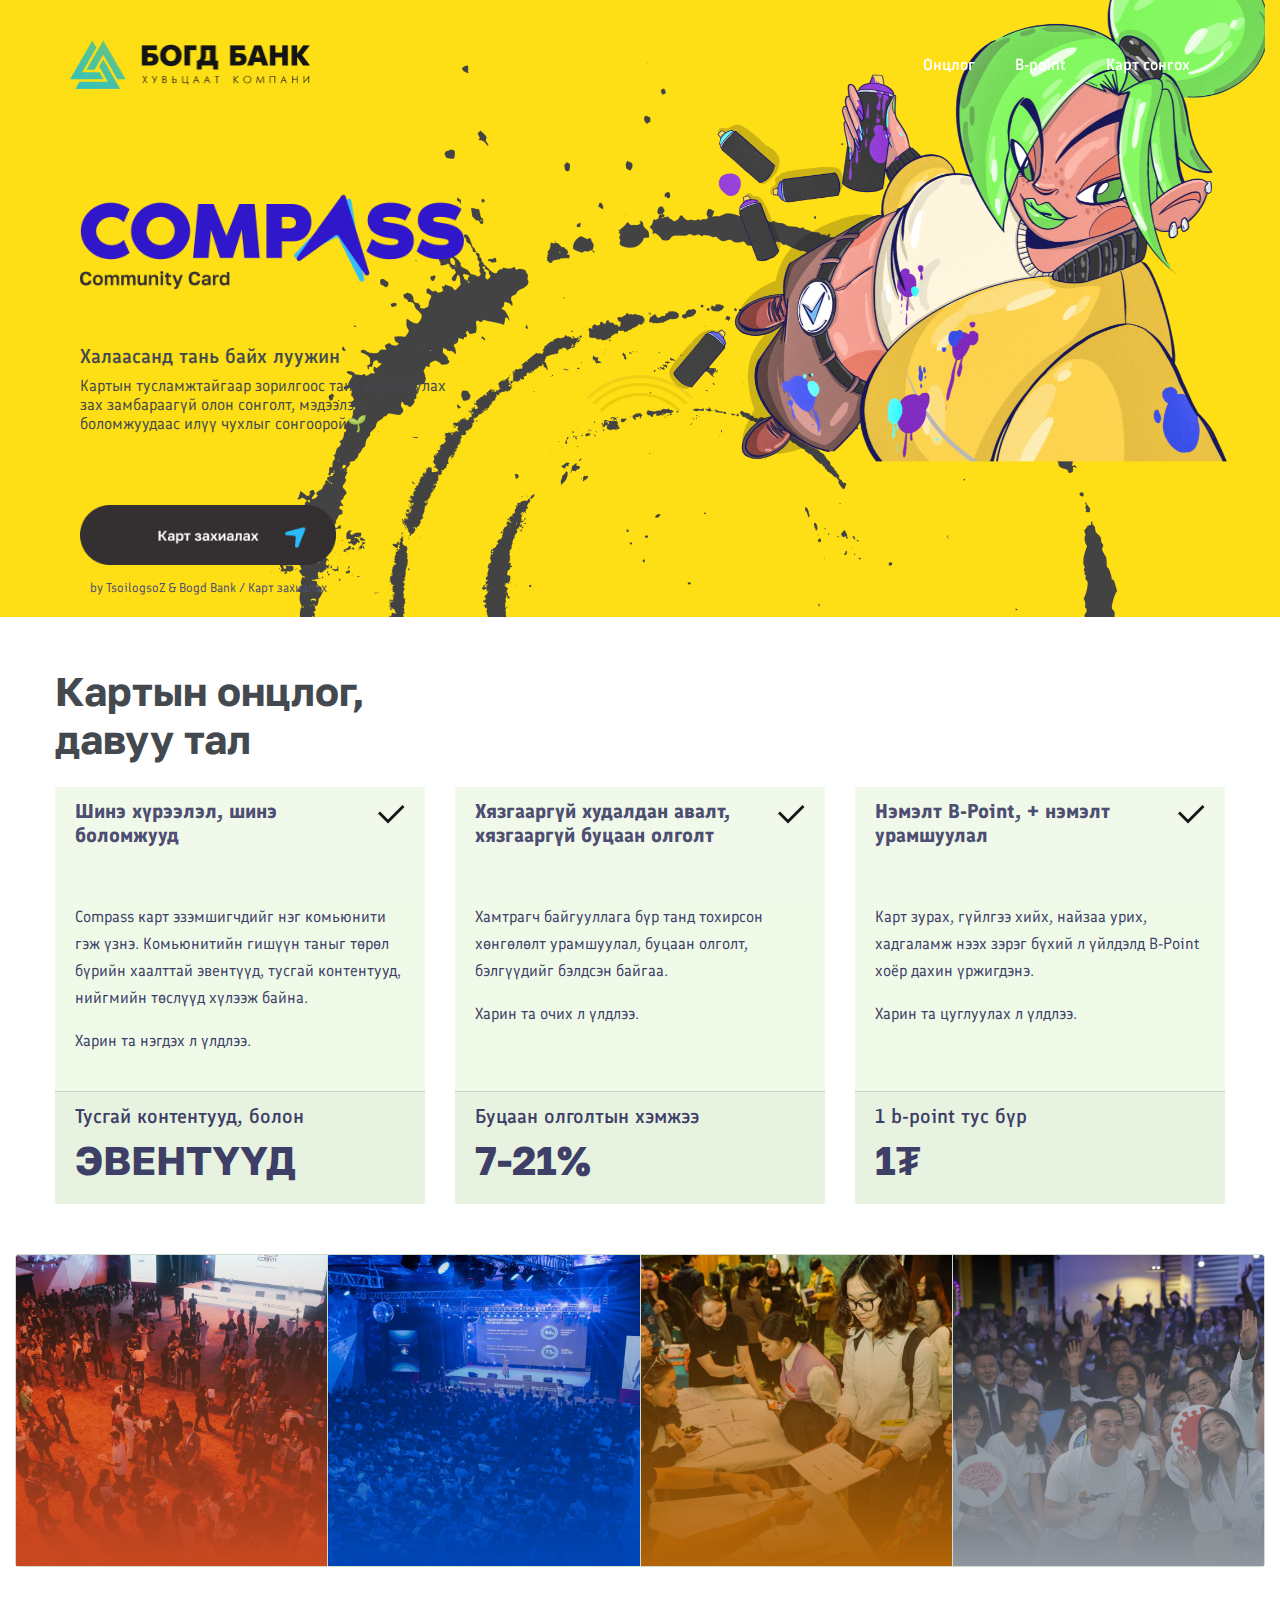
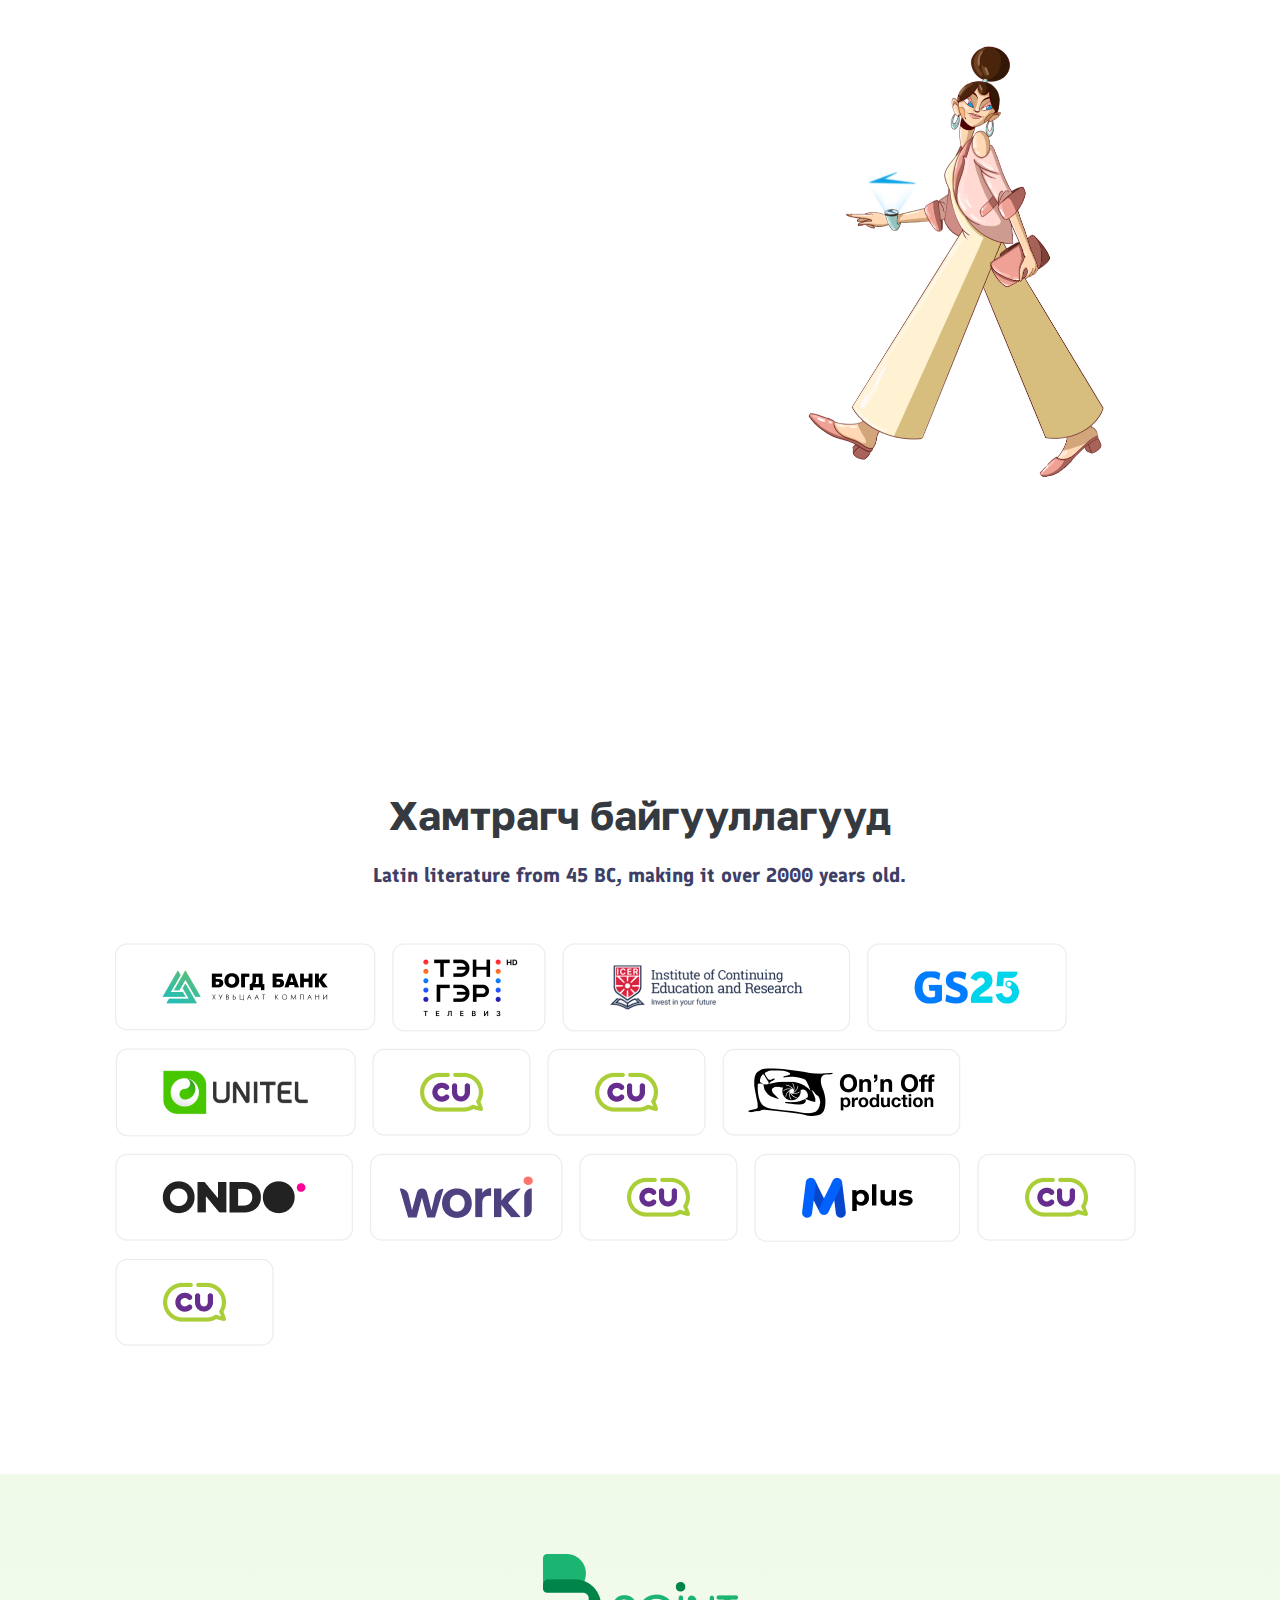
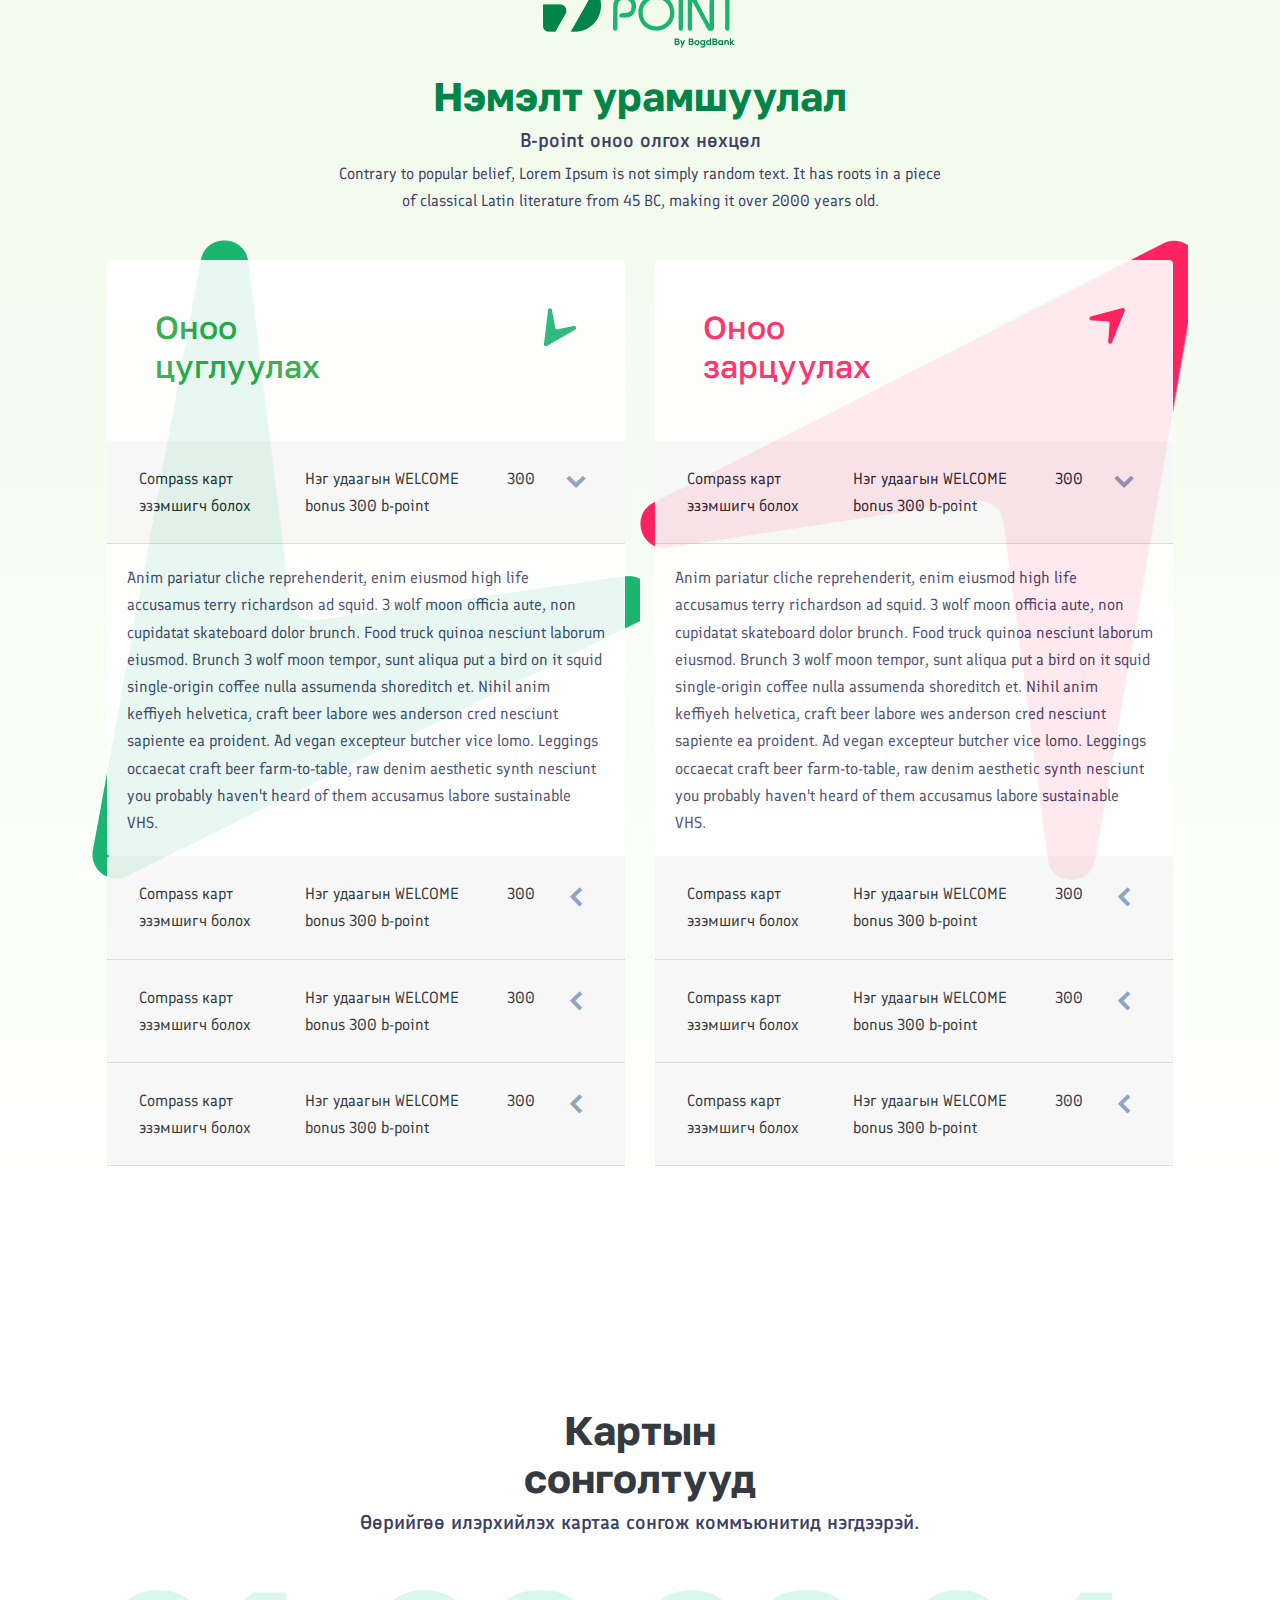
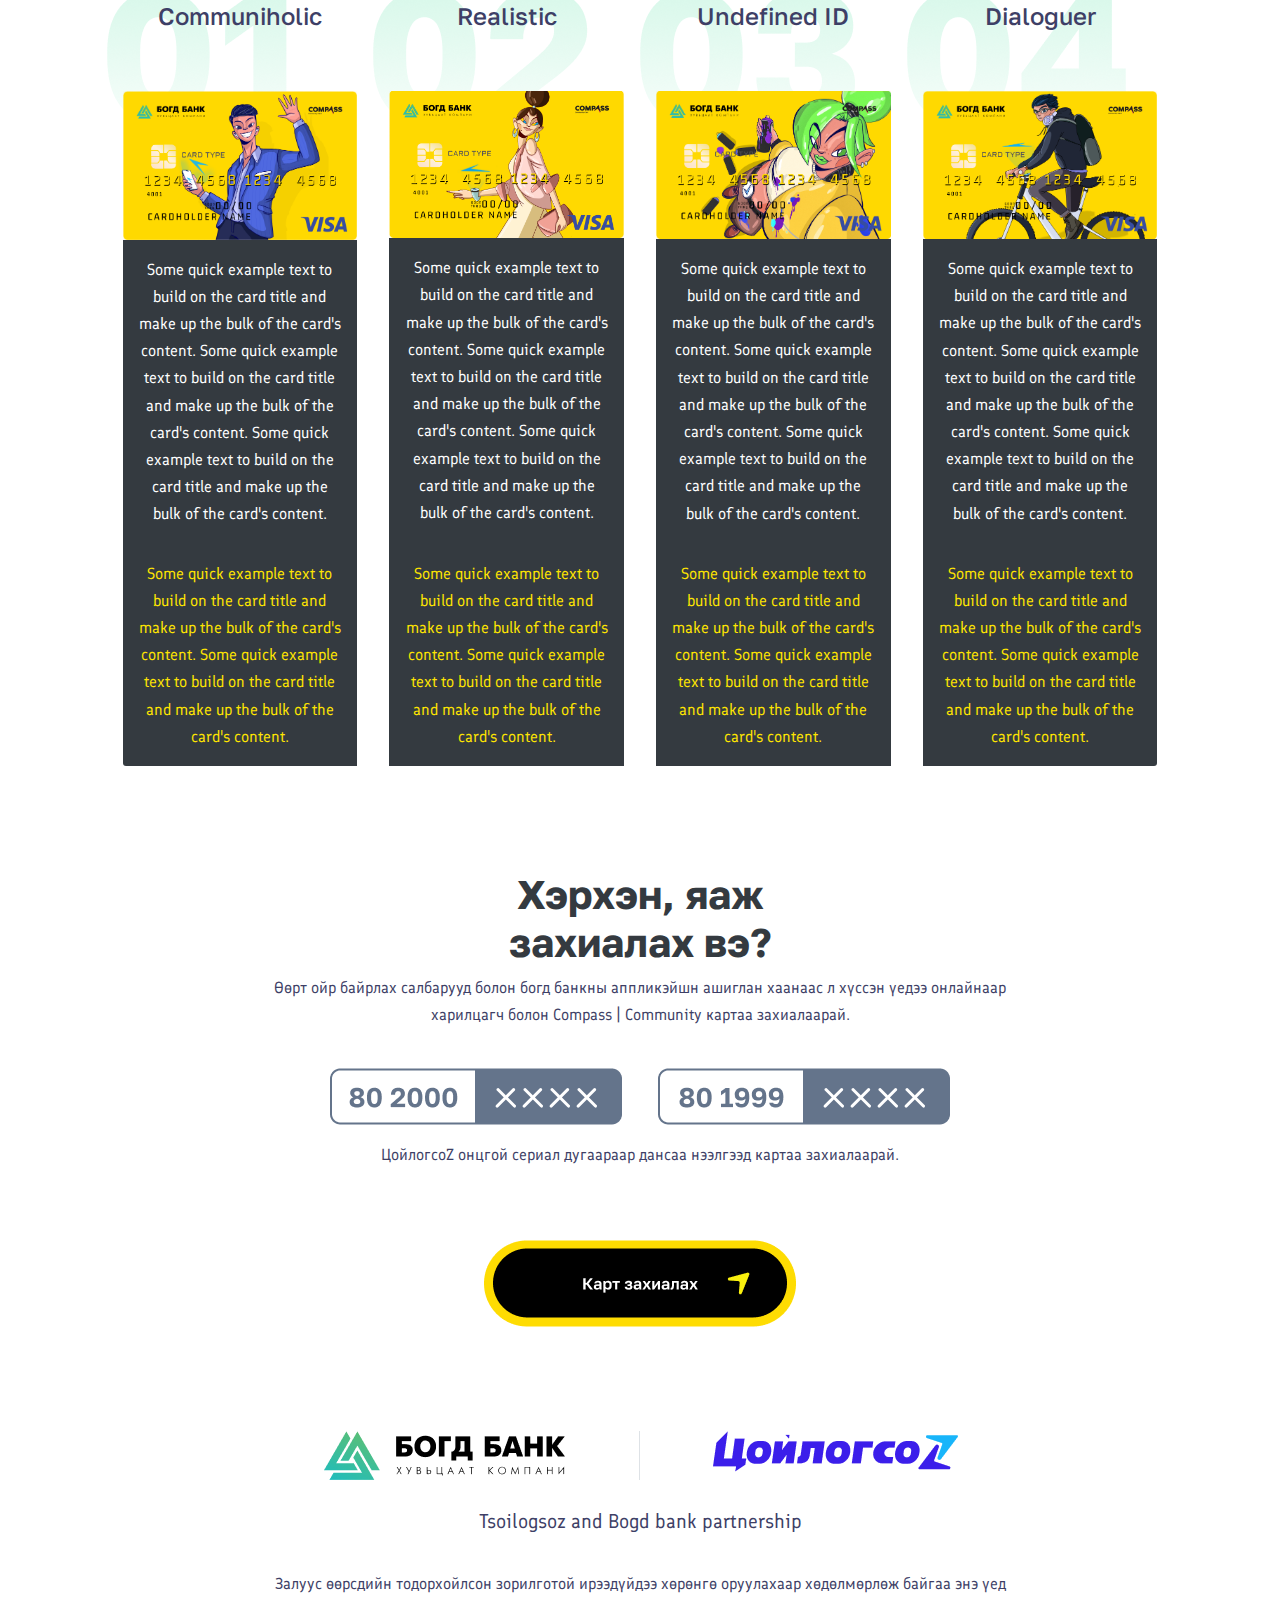
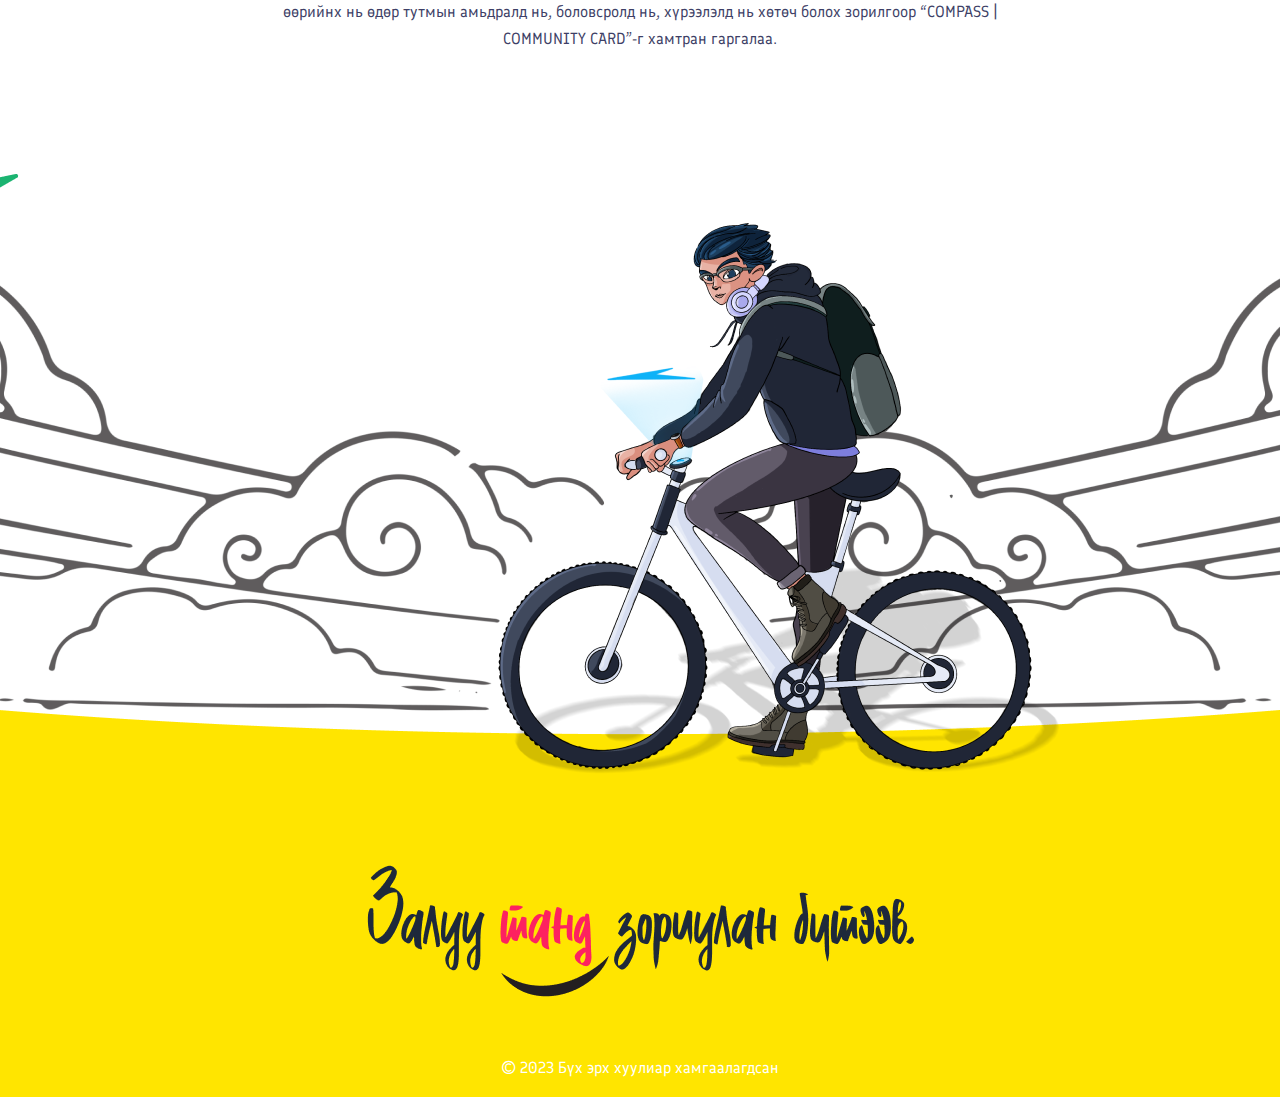
<file: index.html>
<!DOCTYPE html>
<html lang="en">

<head>

  <meta charset="UTF-8">
  <meta http-equiv="X-UA-Compatible" content="IE=edge">
  <meta name="viewport" content="width=device-width, initial-scale=1.0">
  <title>APPER:: App Landing Page</title>

  <!-- icofont-css-link -->
  <link rel="stylesheet" href="css/icofont.min.css">
  <link rel="stylesheet" href="css/animate.min.css">
  <!-- Owl-Carosal-Style-link -->
  <link rel="stylesheet" href="css/owl.carousel.min.css">
  <!-- Bootstrap-Style-link -->
  <link rel="stylesheet" href="css/bootstrap.min.css">
  <!-- Aos-Style-link -->
  <link rel="stylesheet" href="css/aos.css">
  <!-- Coustome-Style-link -->									
  <link rel="stylesheet" href="css/style.css">

  <link rel="stylesheet" href="css/style-new.css">
  <!-- Responsive-Style-link -->
  <link rel="stylesheet" href="css/responsive.css">
  <!-- waveanimation-Style-link -->
  <link rel="stylesheet" href="css/wave-animation-style.css">   
  <!-- Favicon -->						
  <link rel="shortcut icon" href="images/favicon.png" type="image/x-icon">

</head>

<body>

  <!-- Page-wrapper-Start -->
  <div class="page_wrapper">

    <!-- Preloader -->
    <div id="preloader">
      <div id="loader"></div>
    </div>

    <!-- Header Start -->
    <header>
      <!-- container start -->
      <div class="container">
      	<!-- navigation bar -->
        <nav class="navbar navbar-expand-lg">
          <a class="navbar-brand" href="#">
            <img src="assets/bogdbank.png" alt="image" >
            <!-- <a class="text-light" href="/"><h3>Богд банк</h3></a> -->
          </a>
          <button class="navbar-toggler" type="button" data-toggle="collapse" data-target="#navbarSupportedContent"
            aria-controls="navbarSupportedContent" aria-expanded="false" aria-label="Toggle navigation">
            <span class="navbar-toggler-icon">
              <!-- <i class="icofont-navigation-menu ico_menu"></i> -->
              <div class="toggle-wrap">
                <span class="toggle-bar"></span>
              </div>
            </span>
          </button>

          <div class="collapse navbar-collapse" id="navbarSupportedContent">
            <ul class="navbar-nav ml-auto">
              <li class="nav-item active">
                <a class="nav-link" href="#section-benefit">Онцлог</a>
              </li>
              <li class="nav-item">
                <a class="nav-link" href="#section-bpoint">B-point</a>
              </li>
              <li class="nav-item">
                <a class="nav-link" href="#section-card">Карт сонгох</a>
              </li>
            </ul>
          </div>
        </nav>
        <!-- navigation end -->
      </div>
      <!-- container end -->
    </header>

    <!-- Section Compass banner -->
    <section id="section-compass" >
      <div class="container-fluid">
        <div class="row justify-content-center">
          <span class="banner_shape1"> <img src="assets/compass_circle.png" alt="image" > </span>
          <div class="col-12">
            <div class="row justify-content-end">

              <div class="col-md-auto">
                <div class="row justify-content-center">
                  <div class="banner_text">
                    <img class="blue_img img-fluid" src="assets/compass_text.png" alt="image" >
                    <h5 class="h5 text-dark mt-4">Халаасанд тань байх луужин</h5>
                    <p class="text-dark " style="line-height: 1.2rem;">
                      Картын тусламжтайгаар зорилгоос тань саринуулах зах замбараагүй олон сонголт, мэдээлэл, боломжуудаас илүү чухлыг сонгоорой🌱
                    </p>
                    <div class="compass-btn mt-5 text-center">
                      <a href="#">
                        <img class="img-fluid mb-2 mt-4" src="assets/button_black.png" alt="image" >
                      </a>
                      <p><small>by TsoilogsoZ & Bogd Bank / Карт захиалах</small></p>
                    </div>
                  </div>

                </div>
              </div>
              <div class="col-xl-6 col-md-6"  >
                <div class="banner_slider">
    
                  <div id="compass_slider" class="owl-carousel" >
                    <div class="item">
                      <div class="slider_img">
                        <img src="assets/compass_guy.png" alt="image" >
                      </div>
                    </div>
                    <div class="item">
                      <div class="slider_img">
                        <img src="assets/banner_guy.png" alt="image" >
                      </div>
                    </div>
                    <div class="item">
                      <div class="slider_img">
                        <img src="assets/banner_woman.png" alt="image" >
                      </div>
                    </div>
                    <div class="item">
                      <div class="slider_img">
                        <img src="assets/banner_bike.png" alt="image" >
                      </div>
                    </div>
                    <!-- <div class="item">
                      <div class="slider_img">
                        <img src="assets/compass_guy.png" alt="image" >
                      </div>
                    </div>
                    <div class="item">
                      <div class="slider_img">
                        <img src="assets/compass_guy.png" alt="image" >
                      </div>
                    </div> -->
                  </div>
                </div>
    
    
                <!-- <div class="compass-guy">
                  <img class="moving_animation" src="assets/compass_guy.png" alt="image" >
                </div> -->
              </div>

            </div>
            
          </div>
        </div>
      </div>
    </section>

    <!-- Section Benefits -->
    <section id="section-benefit">
      <div class="container">
        <div class="row">
          <h1 class="h1 mb-4 font-weight-bold text-dark">Картын онцлог, </br> давуу тал</h1>
        </div>
        <div class="row">
          <div class="card-deck">
            <!-- Card 1 -->
            <div class="card rounded-30 border-0">
              <div class="card-header bg-transparent border-success border-0">
                <div class="row">
                  <div class="col-10">
                    <h5 class="font-weight-bold mb-4">Шинэ хүрээлэл, 
                    шинэ боломжууд
                  </h5>
                  </div>
                  <div class="col-2 text-right">
                    <img src="assets/check_small.png"/>
                  </div>
                </div>
              </div>
              <div class="card-body">
                <p>Compass карт эзэмшигчдийг нэг комьюнити гэж үзнэ. Комьюнитийн гишүүн таныг төрөл бүрийн хаалттай эвентүүд, тусгай контентууд, нийгмийн төслүүд хүлээж байна. </p>
                <p>Харин та нэгдэх л үлдлээ.</p>
              </div>
              <div class="card-footer">
                <p class="h5">Тусгай контентууд, болон</p>
                <h1 class="h1 text-uppercase font-weight-bold">эвентүүд</h1>
              </div>
            </div>

            <!-- Card 2 -->
            <div class="card rounded-30 border-0">
              <div class="card-header bg-transparent border-success border-0">
                <div class="row">
                  <div class="col-10">
                    <h5 class="font-weight-bold mb-4">Хязгааргүй худалдан авалт, хязгааргүй буцаан олголт
                  </h5>
                  </div>
                  <div class="col-2 text-right">
                    <img src="assets/check_small.png"/>
                  </div>
                </div>
              </div>
              <div class="card-body">
                <p>Хамтрагч байгууллага бүр танд тохирсон хөнгөлөлт урамшуулал, буцаан олголт, бэлгүүдийг бэлдсэн байгаа. </p>
                <p>Харин та очих л үлдлээ. </p>
              </div>
              <div class="card-footer">
                <p class="h5">Буцаан олголтын хэмжээ </p>
                <h1 class="h1 text-uppercase font-weight-bold">7-21%</h1>
              </div>
            </div>

            <!-- Card 3 -->
            <div class="card rounded-30 border-0">
              <div class="card-header bg-transparent border-success border-0">
                <div class="row">
                  <div class="col-10">
                    <h5 class="font-weight-bold mb-4">Нэмэлт B-Point, + нэмэлт урамшуулал
                  </h5>
                  </div>
                  <div class="col-2 text-right">
                    <img src="assets/check_small.png"/>
                  </div>
                </div>
              </div>
              <div class="card-body">
                <p>Карт зурах, гүйлгээ хийх, найзаа урих, хадгаламж нээх зэрэг бүхий л үйлдэлд B-Point хоёр дахин үржигдэнэ.</p>
                <p>Харин та цуглуулах л үлдлээ.</p>
              </div>
              <div class="card-footer">
                <p class="h5">1 b-point тус бүр</p>
                <h1 class="h1 text-uppercase font-weight-bold">1₮</h1>
              </div>
            </div>

        </div>
        </div>
      </div>
    </section>

      <!-- Section activity -->
      <section id="section-activity">
        <div class="container-fluid">
          <div class="card-group">

            <!-- Card 1 -->
            <div class="card">
                <div class="card-img-wrapper">
                  <img class="card-img-top" src="assets/activity_img_1.png" alt="Card image cap">
                  <ul class="activity-title">
                    <li><h3><img src="assets/check_small_white.png"/></h3></li>
                    <li>
                      <h3>Шинэ</h3>
                    </li>
                    <li>
                      <h3>Хүрээлэл</h3>
                    </li>
                    <li>
                      <p>
                        Компасс карт нь олон төрлийн хөнгөлөлт, буцаан олголт, урамшуулал оноог залууст тохирсон таатай нөхцөлөөр бүрдүүлж байна. Хамгийн чухал нь картаар дамжуулан эерэг коммьюнитийн нэг хэсэг болж төрөл бүрийн эвент, контент, сургалт, нийгэмдээ бодитоор нөлөөлөх боломжоо, хүрээллээ тэлээрэй.
                      </p>
                    </li>
                  </ul>
                </div>
            </div>

            <!-- Card 2 -->
            <div class="card">
                <div class="card-img-wrapper">
                  <img class="card-img-top" src="assets/activity_img_2.png" alt="Card image cap">
                  <ul class="activity-title">
                    <li><h3><img src="assets/check_small_white.png"/></h3></li>
                    <li>
                      <h3>Тогтмол</h3>
                    </li>
                    <li>
                      <h3>
                        эвентүүд</h3>
                    </li>
                    <li>
                      <p class="card-text">
                        Өдөр тутмын ажлаасаа түрхэн хугацаанд салж, ур чадвар, танилын хүрээллээ тэлэх боломжтой нэгэн хэвийн бус тогтмол эвентүүд. Ямар нэг хүлээлт, төсөөлөл хэрэггүй, учир нь эвент бүр өөрийн гэсэн онцлогтой байх болно. Та ч гэсэн өөрийн онцлогоор эвентэд нэгдээрэй.
                      </p>
                    </li>
                  </ul>
                </div>
            </div>

            <!-- Card 3 -->
            <div class="card">
                <div class="card-img-wrapper">
                  <img class="card-img-top" src="assets/activity_img_3.png" alt="Card image cap">
                  <ul class="activity-title">
                    <li><h3><img src="assets/check_small_white.png"/></h3></li>
                    <li>
                      <h3>Тусгай</h3>
                    </li>
                    <li>
                      <h3>
                        контентууд</h3>
                    </li>
                    <li>
                      <p class="card-text">
                        Зах замбараагүй мэдээллээр дүүрсэн сошиалаас түр холдож, өөрт хэрэгтэй мэдлэг туршлага, шинэ зүйлсийг олж авах боломжтой тусгай контентууд. Контентийн агуулга бүр сонирхолтой байх болно.
                      </p>
                    </li>
                  </ul>
                </div>
            </div>

            <!-- Card 4 -->
            <div class="card ">
                <div class="card-img-wrapper">
                  <img class="card-img-top" src="assets/activity_img_4.png" alt="Card image cap">
                  <ul class="activity-title">
                    <li><h3><img src="assets/check_small_white.png"/></h3></li>
                    <li>
                      <h3>Нийгмийн</h3>
                    </li>
                    <li>
                      <h3>
                        төслүүд</h3>
                    </li>
                    <li>
                      <p class="card-text">
                        Карт зурах, гүйлгээ хийх, найзаа урих, хадгаламж нээх зэрэг бүхий л үйлдэлд B-Point хоёр дахин үржигдэнэ. Харин та цуглуулах л үлдлээ. 1 b-point = 1төгрөг
                      </p>
                    </li>
                  </ul>
                </div>
            </div>

          </div>
        </div>
      </section>

    <!-- Section Promotion -->
    <section id="section-promo" >
      <div class="container-fluid">
        <div class="promo-wrapper">
          <div class="promo-text-yellow col-xl-10 " data-aos="fade-right" data-aos-duration="500" data-aos-delay="0" >
            <img class="img-fluid" src="assets/promo_text_yellow.png" />
            <!-- <img class="turning-animation" src="assets/promo_arrow_yellow.png" /> -->
          </div>
          <div class="promo-woman col-xl-4 offset-xl-7 ">
            <img class="img-fluid banner_shape1" src="assets/promo_woman.png" />
          </div>
          <div class="promo-text-blue col-xl-10 offset-xl-2 " data-aos="fade-left" data-aos-duration="600" data-aos-delay="100">
            <img class="img-fluid" src="assets/promo_text_blue.png"  />
            <!-- <img class="turning-animation" src="assets/promo_arrow_blue.png" /> -->
          </div>
        </div>
      </div>
    </section>

    <!-- Section company -->
    <section id="section-company">
      <div class="container-fluid">
        <div class="row">
          <div class="col-12 col-xl-10 offset-xl-1  mt-4 mb-4">
            <div class="row text-center mb-4">
              <div class="col">
                <h1 class="h1 mb-4 font-weight-bold text-dark">Хамтрагч байгууллагууд</h1>
                <h5 class="h5 mb-4 font-weight-bold">Latin literature from 45 BC, making it over 2000 years old. </h5>
              </div>
            </div>
            <div class="row mb-3" >
              <div class="col-md-auto p-2">
                <img class="img-fluid" src="assets/icon_bogd.png" />
              </div>
              <div class="col-md-auto p-2">
                <img class="img-fluid" src="assets/icon_tenger.png" />
              </div>
              <div class="col-md-auto p-2">
                <img class="img-fluid" src="assets/icon_institute.png" />
              </div>
              <div class="col-md-auto p-2">
                <img class="img-fluid" src="assets/icon_gs25.png" />
              </div>
              <div class="col-md-auto p-2">
                <img class="img-fluid" src="assets/icon_unitel.png" />
              </div>
              <div class="col-md-auto p-2">
                <img class="img-fluid" src="assets/icon_cu.png" />
              </div>
              <div class="col-md-auto p-2">
                <img class="img-fluid" src="assets/icon_cu.png" />
              </div>
              <div class="col-md-auto p-2">
                <img class="img-fluid" src="assets/icon_onnoff.png" />
              </div>
              <div class="col-md-auto p-2">
                <img class="img-fluid" src="assets/icon_ondo.png" />
              </div>
              <div class="col-md-auto p-2">
                <img class="img-fluid" src="assets/icon_worki.png" />
              </div>
              <div class="col-md-auto p-2">
                <img class="img-fluid" src="assets/icon_cu.png" />
              </div>
              <div class="col-md-auto p-2">
                <img class="img-fluid" src="assets/icon_mplus.png" />
              </div>
              <div class="col-md-auto p-2">
                <img class="img-fluid" src="assets/icon_cu.png" />
              </div>
              <div class="col-md-auto p-2">
                <img class="img-fluid" src="assets/icon_cu.png" />
              </div>
            </div>
            
          </div>

        </div>
      </div>
    </section>

    <!-- Section b-point -->
    <section id="section-bpoint">
      <div class="container-fluid">
        <div class="row justify-content-center">
          <div class="col-10">
            <div class="row justify-content-center">

              <div class="row">
                <div class="col text-center bpoint-title">
                  <img src="assets/bpoint_group.png" class="mb-4" />
                  <h1 class="h1 font-weight-bold hd-green">Нэмэлт урамшуулал</h1>

                  <h5 class="">B-point оноо олгох нөхцөл</h5>
                  <p>
                    Contrary to popular belief, Lorem Ipsum is not simply random text. It has roots in a piece of classical Latin literature from 45 BC, making it over 2000 years old. 
                  </p>
                </div>
              </div>
              <div class="row">
                <div class="bpoint-left col">
                  <div>
                    
                    <div id="accordion">
                      
                      <!-- Card 1 -->
                      <div class="card border-0" style="margin-top: 20px;">
                        <div class="row p-5">
                          <div class="col">
                            <h2 class="h2 text-success">Оноо цуглуулах</h2>
                          </div>
                          <div class="col text-right">
                            <img class="img" src="assets/arrow_green_small.png" />
                          </div>
                        </div>
                        <div class="card-header" id="headingOne">
                          <table class="table ">
                              <tr>
                                <td scope="col border-0">Compass 
                                  карт эзэмшигч болох
                                </td>
                                <td scope="col border-0">
                                  Нэг удаагын WELCOME bonus 300 b-point
                                </td>
                                <td scope="col border-0">
                                  300
                                </td>
                                <td scope="col border-0">
                                  <button type="button" class="btn  active" data-toggle="collapse" data-target="#collapse_1">
                                    <i class="icon_faq icofont-simple-left"></i></i> 
                                    </button>
                                </td>
                              </tr>
                          </table>
                        </div>
                    
                        <div id="collapse_1" class="collapse show" aria-labelledby="headingOne" data-parent="#accordion">
                          <div class="card-body">
                            Anim pariatur cliche reprehenderit, enim eiusmod high life accusamus terry richardson ad squid. 3 wolf moon officia aute, non cupidatat skateboard dolor brunch. Food truck quinoa nesciunt laborum eiusmod. Brunch 3 wolf moon tempor, sunt aliqua put a bird on it squid single-origin coffee nulla assumenda shoreditch et. Nihil anim keffiyeh helvetica, craft beer labore wes anderson cred nesciunt sapiente ea proident. Ad vegan excepteur butcher vice lomo. Leggings occaecat craft beer farm-to-table, raw denim aesthetic synth nesciunt you probably haven't heard of them accusamus labore sustainable VHS.
                          </div>
                        </div>
                      </div>
                      
                      <!-- Card 2 -->
                      <div class="card border-0">
      
                        <div class="card-header" id="headingOne">
                          <table class="table ">
                              <tr>
                                <td scope="col border-0">Compass 
                                  карт эзэмшигч болох
                                </td>
                                <td scope="col border-0">
                                  Нэг удаагын WELCOME bonus 300 b-point
                                </td>
                                <td scope="col border-0">
                                  300
                                </td>
                                <td scope="col border-0">
                                  <button type="button" class="btn  active" data-toggle="collapse" data-target="#collapse_2">
                                    <i class="icon_faq icofont-simple-left"></i></i> 
                                    </button>
                                </td>
                              </tr>
                          </table>
                        </div>
                    
                        <div id="collapse_2" class="collapse " aria-labelledby="headingOne" data-parent="#accordion">
                          <div class="card-body">
                            Anim pariatur cliche reprehenderit, enim eiusmod high life accusamus terry richardson ad squid. 3 wolf moon officia aute, non cupidatat skateboard dolor brunch. Food truck quinoa nesciunt laborum eiusmod. Brunch 3 wolf moon tempor, sunt aliqua put a bird on it squid single-origin coffee nulla assumenda shoreditch et. Nihil anim keffiyeh helvetica, craft beer labore wes anderson cred nesciunt sapiente ea proident. Ad vegan excepteur butcher vice lomo. Leggings occaecat craft beer farm-to-table, raw denim aesthetic synth nesciunt you probably haven't heard of them accusamus labore sustainable VHS.
                          </div>
                        </div>
                      </div>
                      
                      <!-- Card 3 -->
                      <div class="card border-0">
                        <div class="card-header" id="headingOne">
                          <table class="table ">
                              <tr>
                                <td scope="col border-0">Compass 
                                  карт эзэмшигч болох
                                </td>
                                <td scope="col border-0">
                                  Нэг удаагын WELCOME bonus 300 b-point
                                </td>
                                <td scope="col border-0">
                                  300
                                </td>
                                <td scope="col border-0">
                                  <button type="button" class="btn active" data-toggle="collapse" data-target="#collapse_3">
                                    <i class="icon_faq icofont-simple-left"></i></i> 
                                    </button>
                                </td>
                              </tr>
                          </table>
                        </div>
                    
                        <div id="collapse_3" class="collapse " aria-labelledby="headingOne" data-parent="#accordion">
                          <div class="card-body">
                            Anim pariatur cliche reprehenderit, enim eiusmod high life accusamus terry richardson ad squid. 3 wolf moon officia aute, non cupidatat skateboard dolor brunch. Food truck quinoa nesciunt laborum eiusmod. Brunch 3 wolf moon tempor, sunt aliqua put a bird on it squid single-origin coffee nulla assumenda shoreditch et. Nihil anim keffiyeh helvetica, craft beer labore wes anderson cred nesciunt sapiente ea proident. Ad vegan excepteur butcher vice lomo. Leggings occaecat craft beer farm-to-table, raw denim aesthetic synth nesciunt you probably haven't heard of them accusamus labore sustainable VHS.
                          </div>
                        </div>
                      </div>
                      
                      <!-- Card 4 -->
                      <div class="card border-0">
                        <div class="card-header" id="headingOne">
                          <table class="table ">
                              <tr>
                                <td scope="col border-0">Compass 
                                  карт эзэмшигч болох
                                </td>
                                <td scope="col border-0">
                                  Нэг удаагын WELCOME bonus 300 b-point
                                </td>
                                <td scope="col border-0">
                                  300
                                </td>
                                <td scope="col border-0">
                                  <button type="button" class="btn  active" data-toggle="collapse" data-target="#collapse_4">
                                    <i class="icon_faq icofont-simple-left"></i></i> 
                                    </button>
                                </td>
                              </tr>
                          </table>
                        </div>
                    
                        <div id="collapse_4" class="collapse " aria-labelledby="headingOne" data-parent="#accordion">
                          <div class="card-body">
                            Anim pariatur cliche reprehenderit, enim eiusmod high life accusamus terry richardson ad squid. 3 wolf moon officia aute, non cupidatat skateboard dolor brunch. Food truck quinoa nesciunt laborum eiusmod. Brunch 3 wolf moon tempor, sunt aliqua put a bird on it squid single-origin coffee nulla assumenda shoreditch et. Nihil anim keffiyeh helvetica, craft beer labore wes anderson cred nesciunt sapiente ea proident. Ad vegan excepteur butcher vice lomo. Leggings occaecat craft beer farm-to-table, raw denim aesthetic synth nesciunt you probably haven't heard of them accusamus labore sustainable VHS.
                          </div>
                        </div>
                      </div>
      
                    </div>
                  </div>
                </div>
                <div class="bpoint-right col">
      
                  <div id="accordion2">
                      
                    <!-- Card 1 -->
                    <div class="card border-0" style="margin-top: 20px;">
                      <div class="row p-5">
                        <div class="col">
                          <h2 class="h2 red">Оноо зарцуулах</h2>
                        </div>
                        <div class="col text-right">
                          <img class="img" src="assets/arrow_red_small.png" />
                        </div>
                      </div>
                      <div class="card-header" id="headingOne">
                        <table class="table ">
                            <tr>
                              <td scope="col border-0">Compass 
                                карт эзэмшигч болох
                              </td>
                              <td scope="col border-0">
                                Нэг удаагын WELCOME bonus 300 b-point
                              </td>
                              <td scope="col border-0">
                                300
                              </td>
                              <td scope="col border-0">
                                <button type="button" class="btn  active" data-toggle="collapse" data-target="#collapse_11">
                                  <i class="icon_faq icofont-simple-down"></i></i> 
                                  </button>
                              </td>
                            </tr>
                        </table>
                      </div>
                  
                      <div id="collapse_11" class="collapse show" aria-labelledby="headingOne" data-parent="#accordion2">
                        <div class="card-body">
                          Anim pariatur cliche reprehenderit, enim eiusmod high life accusamus terry richardson ad squid. 3 wolf moon officia aute, non cupidatat skateboard dolor brunch. Food truck quinoa nesciunt laborum eiusmod. Brunch 3 wolf moon tempor, sunt aliqua put a bird on it squid single-origin coffee nulla assumenda shoreditch et. Nihil anim keffiyeh helvetica, craft beer labore wes anderson cred nesciunt sapiente ea proident. Ad vegan excepteur butcher vice lomo. Leggings occaecat craft beer farm-to-table, raw denim aesthetic synth nesciunt you probably haven't heard of them accusamus labore sustainable VHS.
                        </div>
                      </div>
                    </div>
                    
                    <!-- Card 2 -->
                    <div class="card border-0">
      
                      <div class="card-header" id="headingOne">
                        <table class="table ">
                            <tr>
                              <td scope="col border-0">Compass 
                                карт эзэмшигч болох
                              </td>
                              <td scope="col border-0">
                                Нэг удаагын WELCOME bonus 300 b-point
                              </td>
                              <td scope="col border-0">
                                300
                              </td>
                              <td scope="col border-0">
                                <button type="button" class="btn  active" data-toggle="collapse" data-target="#collapse_22">
                                  <i class="icon_faq icofont-simple-left"></i></i> 
                                  </button>
                              </td>
                            </tr>
                        </table>
                      </div>
                  
                      <div id="collapse_22" class="collapse " aria-labelledby="headingOne" data-parent="#accordion2">
                        <div class="card-body">
                          Anim pariatur cliche reprehenderit, enim eiusmod high life accusamus terry richardson ad squid. 3 wolf moon officia aute, non cupidatat skateboard dolor brunch. Food truck quinoa nesciunt laborum eiusmod. Brunch 3 wolf moon tempor, sunt aliqua put a bird on it squid single-origin coffee nulla assumenda shoreditch et. Nihil anim keffiyeh helvetica, craft beer labore wes anderson cred nesciunt sapiente ea proident. Ad vegan excepteur butcher vice lomo. Leggings occaecat craft beer farm-to-table, raw denim aesthetic synth nesciunt you probably haven't heard of them accusamus labore sustainable VHS.
                        </div>
                      </div>
                    </div>
                    
                    <!-- Card 3 -->
                    <div class="card border-0">
                      <div class="card-header" id="headingOne">
                        <table class="table ">
                            <tr>
                              <td scope="col border-0">Compass 
                                карт эзэмшигч болох
                              </td>
                              <td scope="col border-0">
                                Нэг удаагын WELCOME bonus 300 b-point
                              </td>
                              <td scope="col border-0">
                                300
                              </td>
                              <td scope="col border-0">
                                <button type="button" class="btn  active" data-toggle="collapse" data-target="#collapse_33">
                                  <i class="icon_faq icofont-simple-left"></i></i> 
                                  </button>
                              </td>
                            </tr>
                        </table>
                      </div>
                  
                      <div id="collapse_33" class="collapse " aria-labelledby="headingOne" data-parent="#accordion2">
                        <div class="card-body">
                          Anim pariatur cliche reprehenderit, enim eiusmod high life accusamus terry richardson ad squid. 3 wolf moon officia aute, non cupidatat skateboard dolor brunch. Food truck quinoa nesciunt laborum eiusmod. Brunch 3 wolf moon tempor, sunt aliqua put a bird on it squid single-origin coffee nulla assumenda shoreditch et. Nihil anim keffiyeh helvetica, craft beer labore wes anderson cred nesciunt sapiente ea proident. Ad vegan excepteur butcher vice lomo. Leggings occaecat craft beer farm-to-table, raw denim aesthetic synth nesciunt you probably haven't heard of them accusamus labore sustainable VHS.
                        </div>
                      </div>
                    </div>
                    
                    <!-- Card 4 -->
                    <div class="card border-0">
                      <div class="card-header" id="headingOne">
                        <table class="table ">
                            <tr>
                              <td scope="col border-0">Compass 
                                карт эзэмшигч болох
                              </td>
                              <td scope="col border-0">
                                Нэг удаагын WELCOME bonus 300 b-point
                              </td>
                              <td scope="col border-0">
                                300
                              </td>
                              <td scope="col border-0">
                                <button type="button" class="btn  active" data-toggle="collapse" data-target="#collapse_44">
                                  <i class="icon_faq icofont-simple-left"></i></i> 
                                  </button>
                              </td>
                            </tr>
                        </table>
                      </div>
                  
                      <div id="collapse_44" class="collapse " aria-labelledby="headingOne" data-parent="#accordion2">
                        <div class="card-body">
                          Anim pariatur cliche reprehenderit, enim eiusmod high life accusamus terry richardson ad squid. 3 wolf moon officia aute, non cupidatat skateboard dolor brunch. Food truck quinoa nesciunt laborum eiusmod. Brunch 3 wolf moon tempor, sunt aliqua put a bird on it squid single-origin coffee nulla assumenda shoreditch et. Nihil anim keffiyeh helvetica, craft beer labore wes anderson cred nesciunt sapiente ea proident. Ad vegan excepteur butcher vice lomo. Leggings occaecat craft beer farm-to-table, raw denim aesthetic synth nesciunt you probably haven't heard of them accusamus labore sustainable VHS.
                        </div>
                      </div>
                    </div>
      
                  </div>
      
                </div>
              </div>

            </div>
          </div>
        </div>

      </div>
    </section>

    <!-- Section Detail -->
    <section id="section-detail">
      <div class="container-fluid">
        <div class="row">
          <div class="col text-center mb-5">
            <h1 class="h1 font-weight-bold mb-2 text-dark">Картын </br> сонголтууд</h1>
            <h5 class="mb-2">Өөрийгөө илэрхийлэх картаа сонгож коммъюнитид нэгдээрэй.</h5>
          </div>
        </div>
        <div class="row">
          <div class="col-xs-12 col-md-10 offset-md-1">
            <div class="row">

              <div class="card-group">
                <!-- Card 1 -->
                <div class="card card_1" >
                  <div class="card-header text-center border-0">
                    <h4 class="card-title h4 mb-5">Communiholic</h4>
                  </div>
                  <img class="card-img img-fluid pr-3 pl-3" src="assets/card_1.png" />
                  <div class="card-body p-3 mr-3 ml-3 bg-dark text-white">
                    <p class="card-text text-center ">
                      Some quick example text to build on the card title and make up the bulk of the card's content.
                      Some quick example text to build on the card title and make up the bulk of the card's content.
                      Some quick example text to build on the card title and make up the bulk of the card's content.
                    </p>
    
                  </div>
                  <div class="card-footer p-3 ml-3 mr-3 border-0 bg-dark yellow">
                    <p class="card-text text-center">
                      Some quick example text to build on the card title and make up the bulk of the card's content.
                      Some quick example text to build on the card title and make up the bulk of the card's content.
                    </p>
                  </div>
                </div>

 
                <!-- Card 2 -->
                <div class="card card_2" >
                  <div class="card-header text-center border-0">
                    <h4 class="card-title h4 mb-5">Realistic</h4>
                  </div>
                  <img class="card-img img-fluid pr-3 pl-3" src="assets/card_2.png" />
                  <div class="card-body p-3 mr-3 ml-3 bg-dark text-white">
                    <p class="card-text text-center ">
                      Some quick example text to build on the card title and make up the bulk of the card's content.
                      Some quick example text to build on the card title and make up the bulk of the card's content.
                      Some quick example text to build on the card title and make up the bulk of the card's content.
                    </p>
    
                  </div>
                  <div class="card-footer p-3 ml-3 mr-3 border-0 bg-dark yellow">
                    <p class="card-text text-center">
                      Some quick example text to build on the card title and make up the bulk of the card's content.
                      Some quick example text to build on the card title and make up the bulk of the card's content.
                    </p>
                  </div>
                </div>

 
                <!-- Card 3 -->
                <div class="card card_3" >
                  <div class="card-header text-center border-0">
                    <h4 class="card-title h4 mb-5">Undefined ID</h4>
                  </div>
                  <img class="card-img img-fluid pr-3 pl-3" src="assets/card_3.png" />
                  <div class="card-body p-3 mr-3 ml-3 bg-dark text-white">
                    <p class="card-text text-center ">
                      Some quick example text to build on the card title and make up the bulk of the card's content.
                      Some quick example text to build on the card title and make up the bulk of the card's content.
                      Some quick example text to build on the card title and make up the bulk of the card's content.
                    </p>
    
                  </div>
                  <div class="card-footer p-3 ml-3 mr-3 border-0 bg-dark yellow">
                    <p class="card-text text-center">
                      Some quick example text to build on the card title and make up the bulk of the card's content.
                      Some quick example text to build on the card title and make up the bulk of the card's content.
                    </p>
                  </div>
                </div>

 
                <!-- Card 4 -->
                <div class="card card_4" >
                  <div class="card-header text-center border-0">
                    <h4 class="card-title h4 mb-5">Dialoguer</h4>
                  </div>
                  <img class="card-img img-fluid pr-3 pl-3" src="assets/card_4.png" />
                  <div class="card-body p-3 mr-3 ml-3 bg-dark text-white">
                    <p class="card-text text-center ">
                      Some quick example text to build on the card title and make up the bulk of the card's content.
                      Some quick example text to build on the card title and make up the bulk of the card's content.
                      Some quick example text to build on the card title and make up the bulk of the card's content.
                    </p>
    
                  </div>
                  <div class="card-footer p-3 ml-3 mr-3 border-0 bg-dark yellow">
                    <p class="card-text text-center">
                      Some quick example text to build on the card title and make up the bulk of the card's content.
                      Some quick example text to build on the card title and make up the bulk of the card's content.
                    </p>
                  </div>
                </div>

 
              
              </div>

            </div>

          </div>

        </div>
      </div>
    </section>

    <section id="section-order">
      <div class="container">
        <div class="row">
          <div class="col-xl-8 offset-xl-2 text-center mt-4 mb-4">
              <h1 class="h1 font-weight-bold mb-2 text-dark">Хэрхэн, яаж</br>
                захиалах вэ?</h1>
              <p>
                Өөрт ойр байрлах салбарууд болон богд банкны аппликэйшн ашиглан хаанаас л хүссэн үедээ онлайнаар харилцагч болон Compass | Community картаа захиалаарай.
              </p>
          </div>
        </div>
        <div class="row">
          <div class="col-xl-8 offset-xl-2 text-center">
            <img src="assets/counter.png" />
            <p class="mt-3 mb-5">ЦойлогсоZ онцгой сериал дугаараар дансаа нээлгээд картаа захиалаарай.</p>
          </div>
        </div>
        <div class="row">
          <div class="col-xl-8 offset-xl-2 text-center mt-4 mb-4">
            <a href="#" ><img src="assets/button_black_yellow.png"/></a>
          </div>
        </div>
      </div>
    </section>

    <!-- Section partnership -->
    <section id="section-partnership">
      <div class="container">
        <div class="row mb-4 mt-5">
          <div class="col-xl-4 offset-xl-2 text-center border-right">
            <img src="assets/bogdbank.png" />
          </div>
          <div class="col-xl-4 text-center">
            <img src="assets/цойлогсоз.png" />
          </div>
        </div>
        <div class="row mt-2 mb-2">
          <div class="col-12 text-center">
            <p class="lead">
              Tsoilogsoz and Bogd bank partnership
            </p>
          </div>
        </div>
        <div class="row">
          <div class="col-xl-8 offset-xl-2 text-center mt-2 mb-2">
            <p>
              Залуус өөрсдийн тодорхойлсон зорилготой ирээдүйдээ хөрөнгө оруулахаар хөдөлмөрлөж байгаа энэ үед өөрийнх нь өдөр тутмын амьдралд нь, боловсролд нь, хүрээлэлд нь хөтөч болох зорилгоор “COMPASS | COMMUNITY CARD”-г хамтран гаргалаа.
            </p>
          </div>
        </div>
      </div>
    </section>

    <!-- Footer-Section start -->
    <footer>
      <div class="">
          <div class="footer-top" >
          	<!-- container start -->
            
              <!-- row start -->
              <div class="row">

              	<span class="banner_shape1"> <img src="assets/arrow_green_small.png" alt="image" > </span>
              	<span class="banner_shape2"> <img src="assets/arrow_red_small.png" alt="image" > </span>
                    
                <!-- footer link 1 -->
                  <div class="col-12 text-center">
                    <img class="img-fluid" src="assets/footer_bike.png" alt="image" >
                  </div>

              </div>
              <!-- row end -->
          </div>
          <!-- container end -->
        </div>

        <!-- last footer -->
        <div class="">
          <div class="footer-middle">
        	<!-- container start -->
            
              <!-- row start -->
              <div class="row">
                <div class="col-12 text-center h-100 d-flex align-items-end justify-content-center">
                  <div class="footer-content-bike">
                    <img class="img-fluid" src="assets/footer_text.png" alt="image" >
                  </div>
                  
                </div>
            </div>
            <!-- row end -->
            </div>
            <!-- container end -->
        </div>
        <div class="">
        <div class="footer-bottom">
        	<!-- container start -->
            
              <!-- row start -->
              <div class="row">
                <div class="col-12 text-center">
                    <p>© 2023 Бүх эрх хуулиар хамгаалагдсан</p>
                </div>
            </div>
            <!-- row end -->
            </div>
            <!-- container end -->
        </div>

        <!-- go top button -->
        <div class="go_top">
            <span><img src="images/go_top.png" alt="image" ></span>
        </div>
    </footer>
    <!-- Footer-Section end -->

  <!-- VIDEO MODAL -->
  <div class="modal fade youtube-video" id="myModal" tabindex="-1" role="dialog" aria-labelledby="myModalLabel">
    <div class="modal-dialog" role="document">
        <div class="modal-content">
          <button id="close-video" type="button" class="button btn btn-default text-right" data-dismiss="modal">
            <i class="icofont-close-line-circled"></i>
          </button>
            <div class="modal-body">
                <div id="video-container" class="video-container">
                    <iframe id="youtubevideo" src="" width="640" height="360" frameborder="0" allowfullscreen></iframe>
                </div>        
            </div>
            <div class="modal-footer">
            </div>
        </div> 
    </div>
  </div>

  <div class="purple_backdrop"></div>

  </div>
  <!-- Page-wrapper-End -->

  <!-- Jquery-js-Link -->
  <script src="js/jquery.js"></script>
  <!-- owl-js-Link -->
  <script src="js/owl.carousel.min.js"></script>
  <!-- bootstrap-js-Link -->
  <script src="js/bootstrap.min.js"></script>
  <!-- aos-js-Link -->
  <script src="js/aos.js"></script>
  <!-- main-js-Link -->
  <script src="js/main.js"></script>

</body>

</html>
</file>
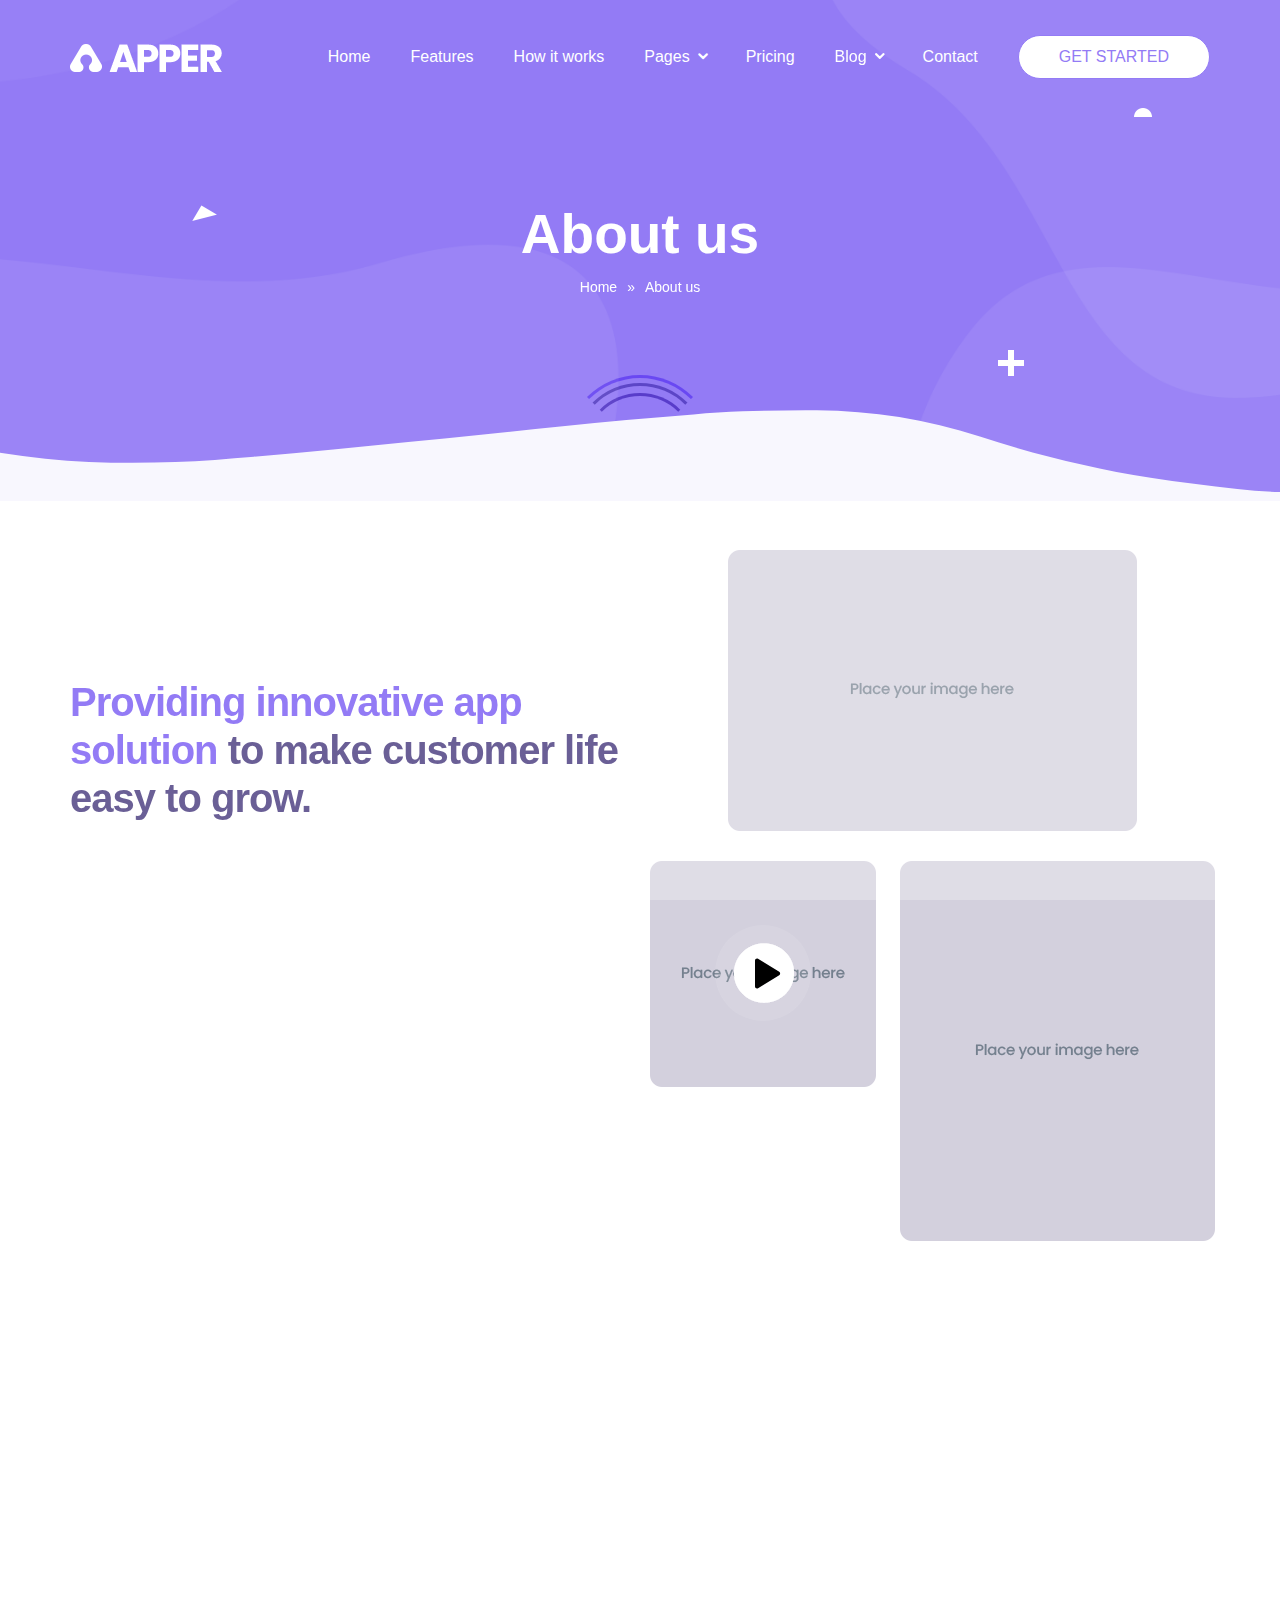
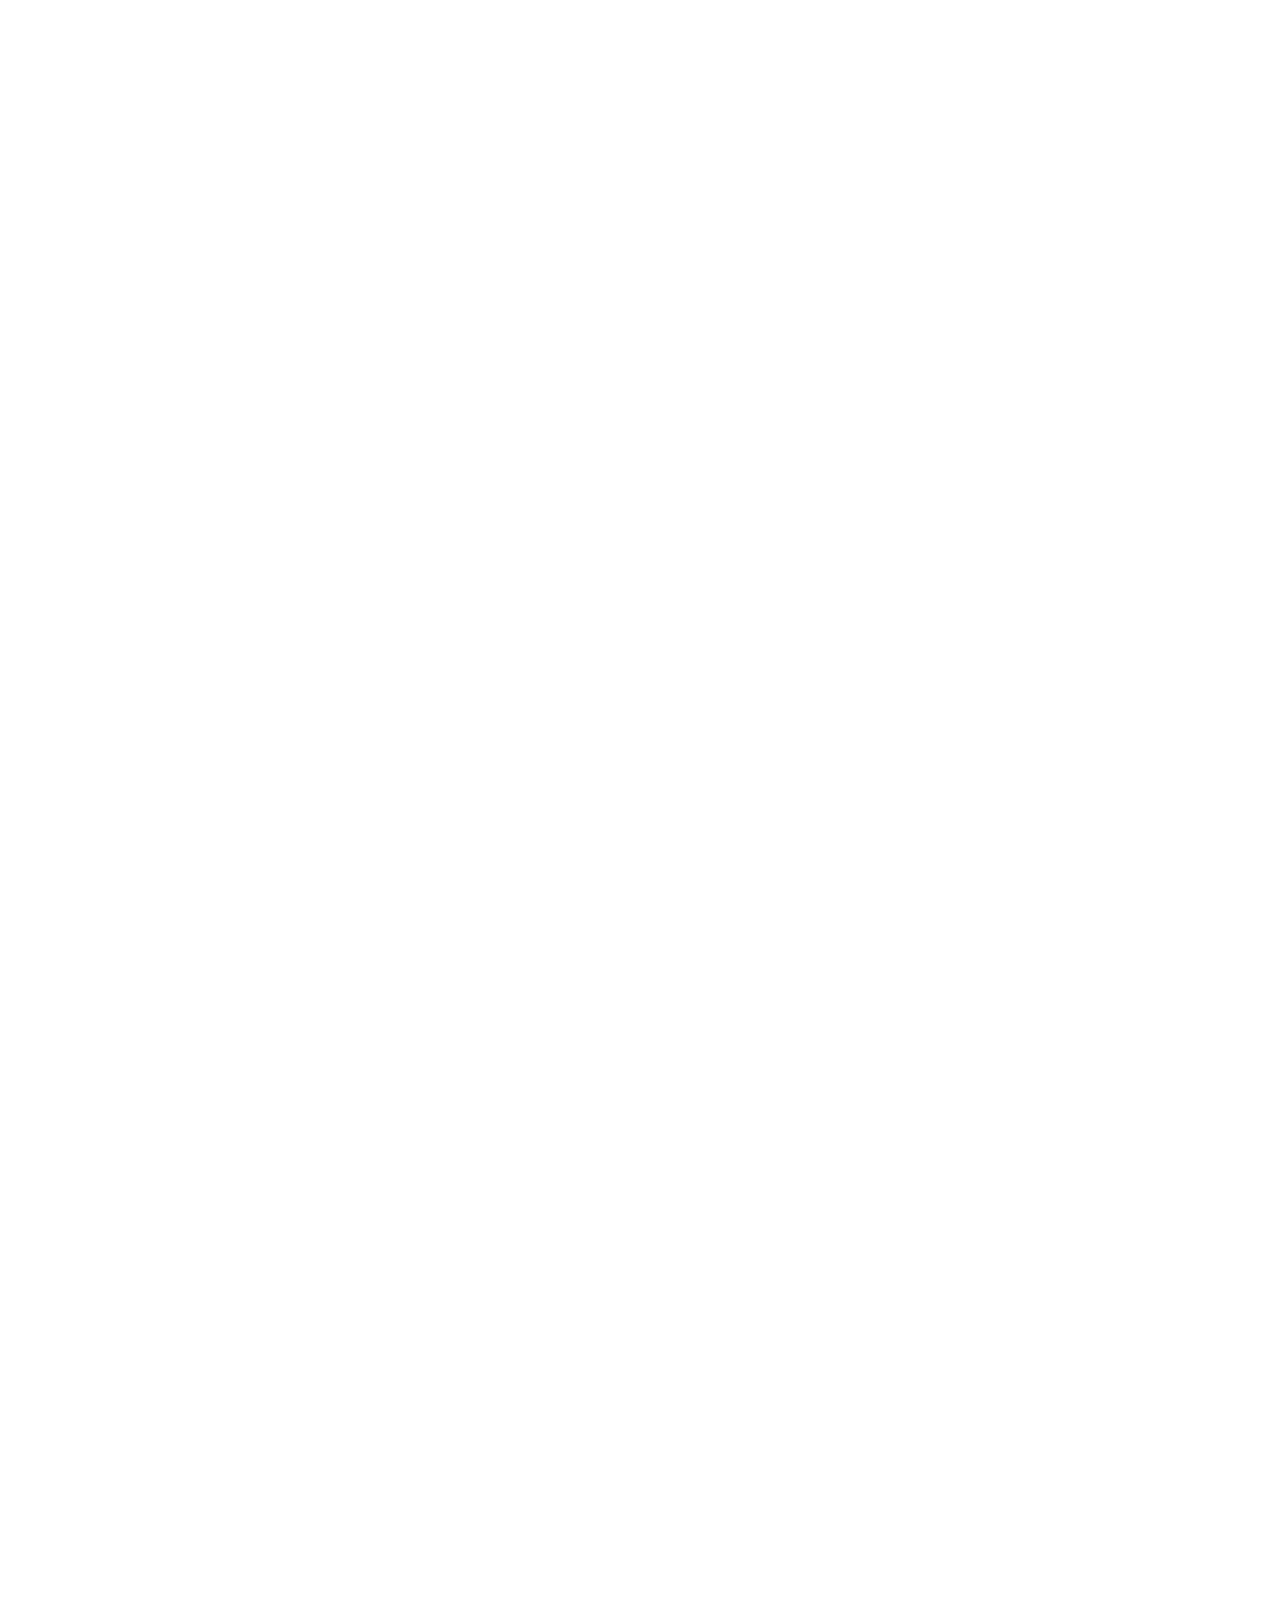
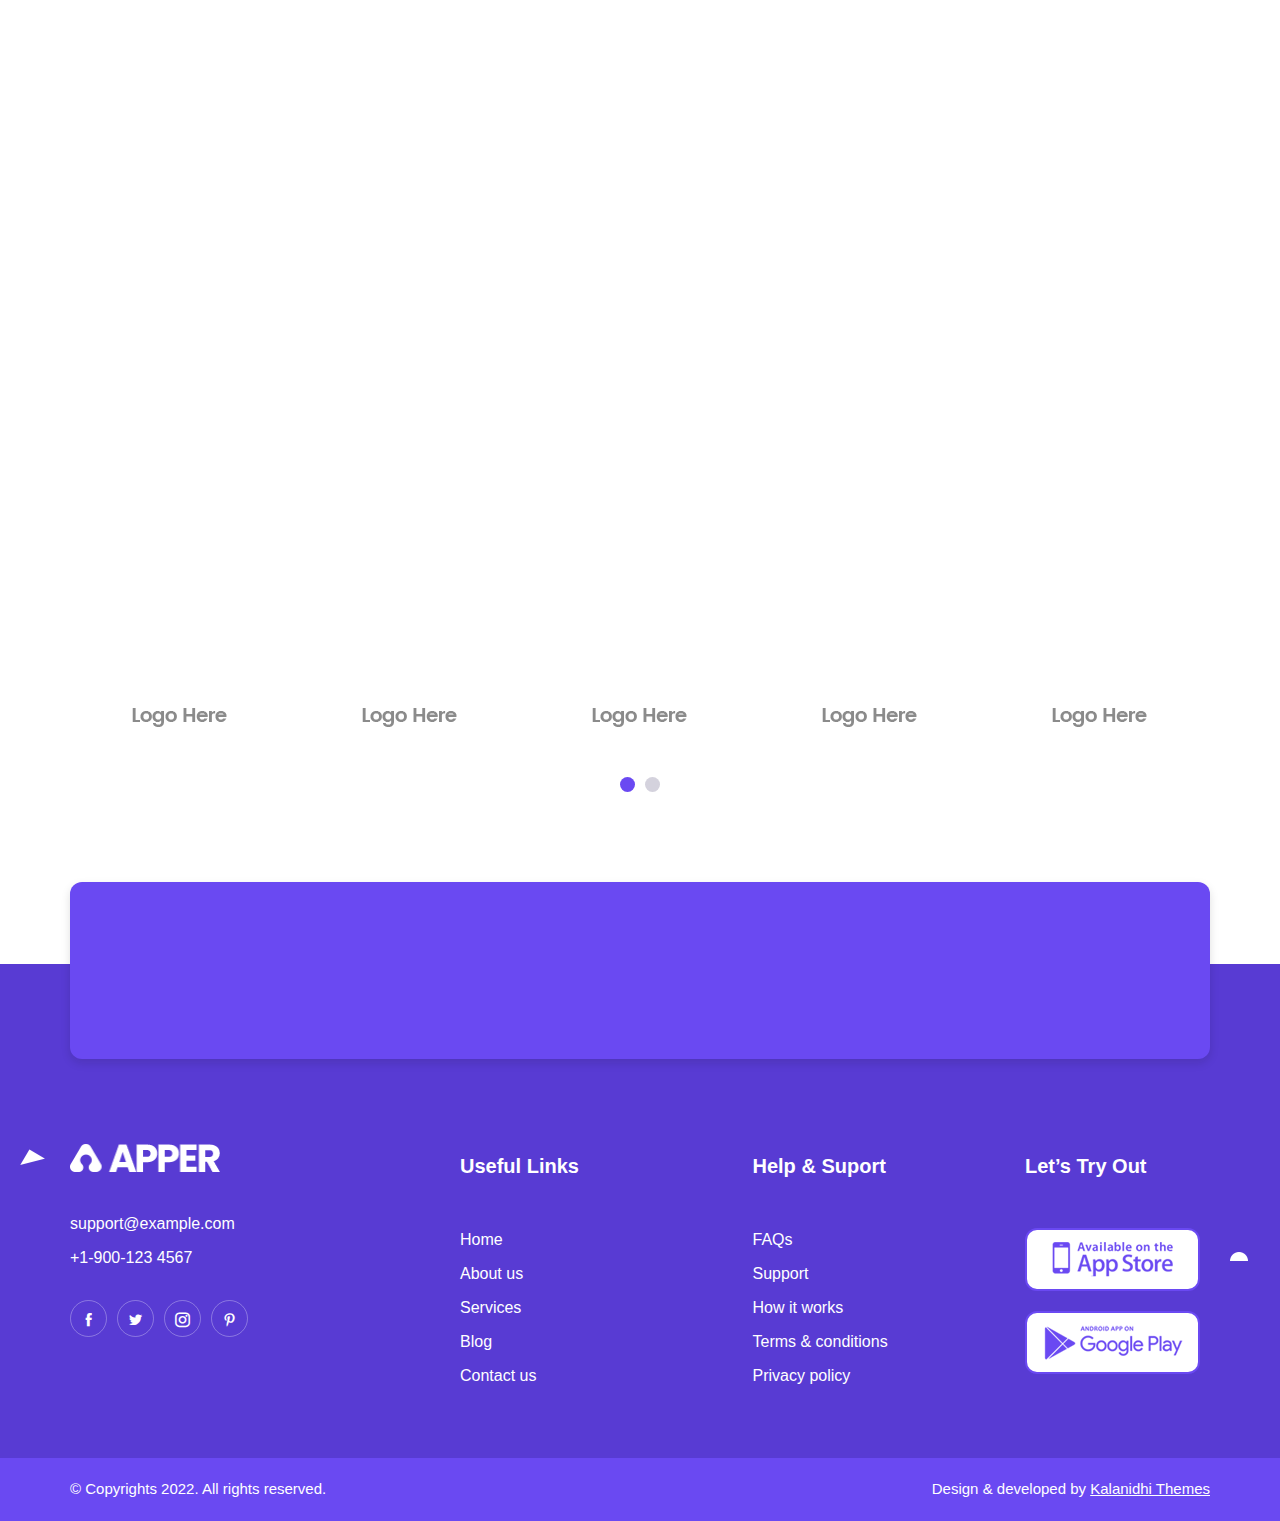
<file: about.html>
<!DOCTYPE html>
<html lang="en">

<head>

  <meta charset="UTF-8">
  <meta http-equiv="X-UA-Compatible" content="IE=edge">
  <meta name="viewport" content="width=device-width, initial-scale=1.0">
  <title>About Us</title>

  <!-- icofont-css-link -->
  <link rel="stylesheet" href="css/icofont.min.css">
  <!-- Owl-Carosal-Style-link -->
  <link rel="stylesheet" href="css/owl.carousel.min.css">
  <!-- Bootstrap-Style-link -->
  <link rel="stylesheet" href="css/bootstrap.min.css">
  <!-- Aos-Style-link -->
  <link rel="stylesheet" href="css/aos.css">
  <!-- Coustome-Style-link -->
  <link rel="stylesheet" href="css/style.css">
  <!-- Responsive-Style-link -->
  <link rel="stylesheet" href="css/responsive.css">
  <!-- Favicon -->
  <link rel="shortcut icon" href="images/favicon.png" type="image/x-icon">

</head>

<body>

  <!-- Page-wrapper-Start -->
  <div class="page_wrapper">

    <!-- Preloader -->
    <div id="preloader">
      <div id="loader"></div>
    </div>

    <!-- Header Start -->
    <header class="white_header">
      <!-- container start -->
      <div class="container">
        <!-- navigation bar -->
        <nav class="navbar navbar-expand-lg">
           <a class="navbar-brand" href="index.html">
            <img src="images/footer_logo.png" alt="image">
          </a>
          <button class="navbar-toggler" type="button" data-toggle="collapse" data-target="#navbarSupportedContent"
            aria-controls="navbarSupportedContent" aria-expanded="false" aria-label="Toggle navigation">
            <span class="navbar-toggler-icon">
              <!-- <i class="icofont-navigation-menu ico_menu"></i> -->
              <div class="toggle-wrap">
                <span class="toggle-bar"></span>
              </div>
            </span>
          </button>

          <div class="collapse navbar-collapse" id="navbarSupportedContent">
            <ul class="navbar-nav ml-auto">
              <li class="nav-item active">
                <a class="nav-link" href="index.html">Home</a>
              </li>
              <li class="nav-item">
                <a class="nav-link" href="index.html#features">Features</a>
              </li>
              <li class="nav-item">
                <a class="nav-link" href="index.html#how_it_work">How it works</a>
              </li>
              
              <!-- secondery menu start -->
              <li class="nav-item has_dropdown">
                <a class="nav-link" href="#">Pages</a>
                <span class="drp_btn"><i class="icofont-rounded-down"></i></span>
                <div class="sub_menu">
                  <ul>
                    <li><a href="about.html">About Us</a></li>
                    <li><a href="reviews.html">Reviews</a></li>
                    <li><a href="contact.html">Contact Us</a></li>
                    <li><a href="faq.html">Faq</a></li>
                    <li><a href="sign-in.html">Sign In</a></li>
                    <li><a href="sign-up.html">Sign Up</a></li>
                    <li><a href="blog-list.html">Blog List</a></li>
                    <li><a href="blog-single.html">Blog Single</a></li>
                  </ul>
                </div>
              </li>
              <!-- secondery menu end -->

              <li class="nav-item">
                <a class="nav-link" href="pricing.html">Pricing</a>
              </li>
              
              <!-- secondery menu start -->
              <li class="nav-item has_dropdown">
                <a class="nav-link" href="#">Blog</a>
                <span class="drp_btn"><i class="icofont-rounded-down"></i></span>
                <div class="sub_menu">
                  <ul>
                    <li><a href="blog-list.html">Blog List</a></li>
                    <li><a href="blog-single.html">Blog Single</a></li>
                  </ul>
                </div>
              </li>
              <!-- secondery menu end -->
              
              <li class="nav-item">
                <a class="nav-link" href="contact.html">Contact</a>
              </li>
              <li class="nav-item">
                <a class="nav-link dark_btn" href="contact.html">GET STARTED</a>
              </li>
            </ul>
          </div>
        </nav>
        <!-- navigation end -->
      </div>
      <!-- container end -->
    </header>


    <!-- BredCrumb-Section -->
    <div class="bred_crumb">
      <div class="container">
        <!-- shape animation  -->
        <span class="banner_shape1"> <img src="images/banner-shape1.png" alt="image" > </span>
        <span class="banner_shape2"> <img src="images/banner-shape2.png" alt="image" > </span>
        <span class="banner_shape3"> <img src="images/banner-shape3.png" alt="image" > </span>

        <div class="bred_text">
          <h1>About us</h1>
          <ul>
            <li><a href="index.html">Home</a></li>
            <li><span>»</span></li>
            <li><a href="about.html">About us</a></li>
          </ul>
        </div>
      </div>
    </div>


    <!-- App-Solution-Section-Start -->
    <section class="row_am app_solution_section">
      <!-- container start -->
      <div class="container">
        <!-- row start -->
        <div class="row">
          <div class="col-lg-6">
            <!-- UI content -->
            <div class="app_text">
              <div class="section_title" data-aos="fade-up" data-aos-duration="1500" data-aos-delay="100">
                <h2><span>Providing innovative app solution</span> to make customer
                  life easy to grow.</h2>
              </div>
              <p data-aos="fade-up" data-aos-duration="1500">
                Lorem Ipsum is simply dummy text of the printing and type
                setting industry lorem Ipsum has been the industrys standard dummy text ever since the when an unknown
                printer took a galley of type and scrambled it to make a type specimen book. It has survived not only
                five centuries, but also the leap into electronic typesetting, remaining to make a type speci
                men book. It has survived essentially unchanged.
              </p>
              <p data-aos="fade-up" data-aos-duration="1500">
                Standard dummy text ever since the when an unknown printer took a galley of type and scrambled it to
                make a type specien book. It has survived not only five centuries, but also the leap into electronic
                typesetting.
              </p>
            </div>
          </div>
          <div class="col-lg-6">
            <div class="app_images" data-aos="fade-in" data-aos-duration="1500">
              <ul>
                <li><img src="images/abt_01.png" alt=""></li>
                <li>
                  <a class="popup-youtube play-button"
                    data-url="https://www.youtube.com/embed/tgbNymZ7vqY?autoplay=1&mute=1" data-toggle="modal"
                    data-target="#myModal" title="About Video">
                    <img src="images/abt_02.png" alt="">
                    <div class="waves-block">
                      <div class="waves wave-1"></div>
                      <div class="waves wave-2"></div>
                      <div class="waves wave-3"></div>
                    </div>
                    <span class="play_icon"><img src="images/play_black.png" alt="image"></span>
                  </a>
                </li>
                <li><img src="images/abt_03.png" alt=""></li>
              </ul>
            </div>
          </div>
        </div>
        <!-- row end -->
      </div>
      <!-- container end -->
    </section>
    <!-- App-Solution-Section-end -->


    <!-- Why we are section Start -->
    <section class="row_am why_we_section" data-aos="fade-in">
      <div class="why_inner">
        <div class="container">
          <div class="section_title" data-aos="fade-up" data-aos-duration="1500" data-aos-delay="100">
            <h2><span>Why we are different</span> from others!</h2>
            <p>Lorem Ipsum is simply dummy text of the printing and typese tting <br> indus orem Ipsum has beenthe standard
              dummy.</p>
          </div>
          <div class="row">
            <div class="col-md-6 col-lg-3">
              <div class="why_box" data-aos="fade-up" data-aos-duration="1500" data-aos-delay="100">
                <div class="icon">
                  <img src="images/secure.png" alt="image">
                </div>
                <div class="text">
                  <h3>Secure code</h3>
                  <p>Lorem Ipsum is simply dummy text of the printing and type
                    setting indus ideas.
                  </p>
                </div>
              </div>
            </div>
            <div class="col-md-6 col-lg-3">
              <div class="why_box" data-aos="fade-up" data-aos-duration="1500" data-aos-delay="200">
                <div class="icon">
                  <img src="images/abt_functional.png" alt="image">
                </div>
                <div class="text">
                  <h3>Fully functional</h3>
                  <p>Simply dummy text of the printing and typesetting indus lorem Ipsum is dummy.</p>
                </div>
              </div>
            </div>
            <div class="col-md-6 col-lg-3">
              <div class="why_box" data-aos="fade-up" data-aos-duration="1500" data-aos-delay="300">
                <div class="icon">
                  <img src="images/communication.png" alt="image">
                </div>
                <div class="text">
                  <h3>Best communication</h3>
                  <p>Lorem Ipsum is simply dummy text of the printing and type
                    setting indus ideas.
                  </p>
                </div>
              </div>
            </div>
            <div class="col-md-6 col-lg-3">
              <div class="why_box" data-aos="fade-up" data-aos-duration="1500" data-aos-delay="400">
                <div class="icon">
                  <img src="images/abt_support.png" alt="image">
                </div>
                <div class="text">
                  <h3>24-7 Support</h3>
                  <p>Simply dummy text of the printing and typesetting indus lorem Ipsum is dummy.</p>
                </div>
              </div>
            </div>
          </di>
        </div>
      </div>
    </section>


    <!-- About-App-Section-Start -->
    <section class="row_am about_app_section about_page_sectino">
      <!-- container start -->
      <div class="container">
        <!-- row start -->
        <div class="row">
          <div class="col-lg-6">
            <!-- about images -->
            <div class="abt_img" data-aos="fade-in" data-aos-duration="1500">
                <img src="images/about_main.png" alt="image">
            </div>
          </div>
          <div class="col-lg-6">
            <!-- about text -->
            <div class="about_text">
              <div class="section_title" data-aos="fade-up" data-aos-duration="1500" data-aos-delay="100">
                <!-- h2 --> 
                <h2> <span>We focus on quality,</span> never
                  focus on quantity</h2>
                <!-- p -->
                <p>
                  Lorem Ipsum is simply dummy text of the printing and typesetting industry lorem Ipsum has been the industrys standard dummy text ever since the when an unknown printer took a galley of type and.
                </p>
              </div>
              <!-- UL -->
              <ul class="app_statstic" id="counter" data-aos="fade-in" data-aos-duration="1500">
                <li>
                  <div class="icon">
                    <img src="images/download.png" alt="image">
                  </div>
                  <div class="text">
                    <p><span class="counter-value" data-count="17">0</span><span>M+</span></p>
                    <p>Download</p>
                  </div>
                </li>
                <li>
                  <div class="icon">
                    <img src="images/followers.png" alt="image">
                  </div>
                  <div class="text">
                    <p><span class="counter-value" data-count="08">0 </span><span>M+</span></p>
                    <p>Followers</p>
                  </div>
                </li>
                <li>
                  <div class="icon">
                    <img src="images/reviews.png" alt="image">
                  </div>
                  <div class="text">
                    <p><span class="counter-value" data-count="2300">1500</span><span>+</span></p>
                    <p>Reviews</p>
                  </div>
                </li>
                <li>
                  <div class="icon">
                    <img src="images/countries.png" alt="image">
                  </div>
                  <div class="text">
                    <p><span class="counter-value" data-count="150">0</span><span>+</span></p>
                    <p>Countries</p>
                  </div>
                </li>
              </ul>
              <!-- UL end -->
            </div>
          </div>
        </div>
        <!-- row end -->
      </div>
      <!-- container end -->
    </section>
    <!-- About-App-Section-end -->


    <!--Experts Team Section Start  -->
    <section class="row_am experts_team_section">
      <div class="container">
        <div class="section_title" data-aos="fade-up" data-aos-duration="1500" data-aos-delay="100">
          <!-- h2 --> 
          <h2> Meet our <span> experts </span></h2>
          <!-- p -->
          <p>
            Lorem Ipsum is simply dummy text of the printing and typese tting <br> indus orem Ipsum has beenthe standard dummy.
          </p>
        </div>
        <div class="row">
          <div class="col-md-6 col-lg-3"  data-aos="fade-up" data-aos-duration="1500" data-aos-delay="100">
            <div class="experts_box">
              <img src="images/experts_01.png" alt="image">
              <div class="text">
                <h3>Steav Joe</h3>
                <span>CEO & Co-Founder</span>
                <ul class="social_media">
                  <li><a href="#"><i class="icofont-facebook"></i></a></li>
                  <li><a href="#"><i class="icofont-twitter"></i></a></li>
                  <li><a href="#"><i class="icofont-instagram"></i></a></li>
                </ul>
              </div>
            </div>
          </div>
          <div class="col-md-6 col-lg-3"  data-aos="fade-up" data-aos-duration="1500" data-aos-delay="200">
            <div class="experts_box">
              <img src="images/experts_02.png" alt="image">
              <div class="text">
                <h3>Mark Dele</h3>
                <span>Co-Founder</span>
                <ul class="social_media">
                  <li><a href="#"><i class="icofont-facebook"></i></a></li>
                  <li><a href="#"><i class="icofont-twitter"></i></a></li>
                  <li><a href="#"><i class="icofont-instagram"></i></a></li>
                </ul>
              </div>
            </div>
          </div>
          <div class="col-md-6 col-lg-3"  data-aos="fade-up" data-aos-duration="1500" data-aos-delay="300">
            <div class="experts_box">
              <img src="images/experts_03.png" alt="image">
              <div class="text">
                <h3>Jolley Sihe</h3>
                <span>Business Developer</span>
                <ul class="social_media">
                  <li><a href="#"><i class="icofont-facebook"></i></a></li>
                  <li><a href="#"><i class="icofont-twitter"></i></a></li>
                  <li><a href="#"><i class="icofont-instagram"></i></a></li>
                </ul>
              </div>
            </div>
          </div>
          <div class="col-md-6 col-lg-3"  data-aos="fade-up" data-aos-duration="1500" data-aos-delay="400">
            <div class="experts_box">
              <img src="images/experts_04.png" alt="image">
              <div class="text">
                <h3>Rimy Nail</h3>
                <span>Marketing & Sales</span>
                <ul class="social_media">
                  <li><a href="#"><i class="icofont-facebook"></i></a></li>
                  <li><a href="#"><i class="icofont-twitter"></i></a></li>
                  <li><a href="#"><i class="icofont-instagram"></i></a></li>
                </ul>
              </div>
            </div>
          </div>
        </div>
      </div>
    </section>


    <!-- Query Section Start -->
    <section class="row_am query_section">
      <div class="query_inner" data-aos="fade-in" data-aos-duration="1500">
          <div class="container">
            <!-- shape animation  -->
            <span class="banner_shape1"> <img src="images/banner-shape1.png" alt="image" > </span>
            <span class="banner_shape2"> <img src="images/banner-shape2.png" alt="image" > </span>
            <span class="banner_shape3"> <img src="images/banner-shape3.png" alt="image" > </span>
        
              <div class="section_title">
                  <h2>Have any query about ?</h2>
                  <p>Lorem Ipsum is simply dummy text of the printing and typese tting <br> indus orem Ipsum has beenthe standard dummy.</p>
              </div>
              <a href="#" class="btn white_btn">CONTACT US NOW</a>
          </div>
      </div>
    </section>


    <!-- Trusted Section start -->
    <section class="row_am trusted_section mt-0 about_trust_section">
      <!-- container start -->
      <div class="container">
        <div class="section_title" data-aos="fade-up" data-aos-duration="1500" data-aos-delay="100">
          <!-- h2 -->
          <h2>Trusted by <span>150+</span> companies</h2>
          <!-- p -->
          <p>Lorem Ipsum is simply dummy text of the printing and typese tting <br> indus orem Ipsum has beenthe
            standard dummy.</p>
        </div>

        <!-- logos slider start -->
        <div class="company_logos">
          <div id="company_slider" class="owl-carousel owl-theme">
            <div class="item">
              <div class="logo">
                <img src="images/paypal.png" alt="image">
              </div>
            </div>
            <div class="item">
              <div class="logo">
                <img src="images/spoty.png" alt="image">
              </div>
            </div>
            <div class="item">
              <div class="logo">
                <img src="images/shopboat.png" alt="image">
              </div>
            </div>
            <div class="item">
              <div class="logo">
                <img src="images/slack.png" alt="image">
              </div>
            </div>
            <div class="item">
              <div class="logo">
                <img src="images/envato.png" alt="image">
              </div>
            </div>
            <div class="item">
              <div class="logo">
                <img src="images/paypal.png" alt="image">
              </div>
            </div>
            <div class="item">
              <div class="logo">
                <img src="images/spoty.png" alt="image">
              </div>
            </div>
            <div class="item">
              <div class="logo">
                <img src="images/shopboat.png" alt="image">
              </div>
            </div>
          </div>
        </div>
        <!-- logos slider end -->
      </div>
      <!-- container end -->
    </section>
    <!-- Trusted Section ends -->


    <!-- News-Letter-Section-Start -->
    <section class="newsletter_section">
      <!-- container start -->
      <div class="container">
        <div class="newsletter_box">
          <div class="section_title" data-aos="fade-in" data-aos-duration="1500" data-aos-delay="100">
            <!-- h2 -->
            <h2>Subscribe newsletter</h2>
            <!-- p -->
            <p>Be the first to recieve all latest post in your inbox</p>
          </div>
          <form action="" data-aos="fade-in" data-aos-duration="1500" data-aos-delay="100">
            <div class="form-group">
              <input type="email" class="form-control" placeholder="Enter your email">
            </div>
            <div class="form-group">
              <button class="btn">SUBMIT</button>
            </div>
          </form>
        </div>
      </div>
      <!-- container end -->
    </section>
    <!-- News-Letter-Section-end -->


    <!-- Footer-Section start -->
    <footer>
      <div class="top_footer has_bg">
        <!-- container start -->
        <div class="container">
          <!-- row start -->
          <div class="row">
            <span class="banner_shape1"> <img src="images/banner-shape1.png" alt="image" > </span>
                <span class="banner_shape2"> <img src="images/banner-shape2.png" alt="image" > </span>
                <span class="banner_shape3"> <img src="images/banner-shape3.png" alt="image" > </span>
            <!-- footer link 1 -->
            <div class="col-lg-4 col-md-6 col-12">
              <div class="abt_side">
                <div class="logo"> <img src="images/footer_logo.png" alt="image"></div>
                <ul>
                  <li><a href="#">support@example.com</a></li>
                  <li><a href="#">+1-900-123 4567</a></li>
                </ul>
                <ul class="social_media">
                  <li><a href="#"><i class="icofont-facebook"></i></a></li>
                  <li><a href="#"><i class="icofont-twitter"></i></a></li>
                  <li><a href="#"><i class="icofont-instagram"></i></a></li>
                  <li><a href="#"><i class="icofont-pinterest"></i></a></li>
                </ul>
              </div>
            </div>

            <!-- footer link 2 -->
            <div class="col-lg-3 col-md-6 col-12">
              <div class="links">
                <h3>Useful Links</h3>
                <ul>
                  <li><a href="index.html">Home</a></li>
                  <li><a href="#">About us</a></li>
                  <li><a href="#">Services</a></li>
                  <li><a href="#">Blog</a></li>
                  <li><a href="#">Contact us</a></li>
                </ul>
              </div>
            </div>

            <!-- footer link 3 -->
            <div class="col-lg-3 col-md-6 col-12">
              <div class="links">
                <h3>Help & Suport</h3>
                <ul>
                  <li><a href="#">FAQs</a></li>
                  <li><a href="#">Support</a></li>
                  <li><a href="#">How it works</a></li>
                  <li><a href="#">Terms & conditions</a></li>
                  <li><a href="#">Privacy policy</a></li>
                </ul>
              </div>
            </div>

            <!-- footer link 4 -->
            <div class="col-lg-2 col-md-6 col-12">
              <div class="try_out">
                <h3>Let’s Try Out</h3>
                <ul class="app_btn">
                  <li>
                    <a href="#">
                      <img src="images/appstore_blue.png" alt="image">
                    </a>
                  </li>
                  <li>
                    <a href="#">
                      <img src="images/googleplay_blue.png" alt="image">
                    </a>
                  </li>
                </ul>
              </div>
            </div>
          </div>
          <!-- row end -->
        </div>
        <!-- container end -->
      </div>

      <!-- last footer -->
      <div class="bottom_footer">
        <!-- container start -->
        <div class="container">
          <!-- row start -->
          <div class="row">
            <div class="col-md-6">
              <p>© Copyrights 2022. All rights reserved.</p>
            </div>
            <div class="col-md-6">
              <p class="developer_text">Design & developed by <a href="https://themeforest.net/user/kalanidhithemes" target="blank">Kalanidhi Themes</a></p>
            </div>
          </div>
          <!-- row end -->
        </div>
        <!-- container end -->
      </div>

      <!-- go top button -->
      <div class="go_top">
        <span><img src="images/go_top.png" alt="image"></span>
      </div>
    </footer>
    <!-- Footer-Section end -->

    <!-- VIDEO MODAL -->
    <div class="modal fade youtube-video" id="myModal" tabindex="-1" role="dialog" aria-labelledby="myModalLabel">
      <div class="modal-dialog" role="document">
        <div class="modal-content">
          <button id="close-video" type="button" class="button btn btn-default text-right" data-dismiss="modal">
            <i class="icofont-close-line-circled"></i>
          </button>
          <div class="modal-body">
            <div id="video-container" class="video-container">
              <iframe id="youtubevideo" src="" width="640" height="360" frameborder="0" allowfullscreen></iframe>
            </div>
          </div>
          <div class="modal-footer">
          </div>
        </div>
      </div>
    </div>


  </div>
  <!-- Page-wrapper-End -->

  <!-- Jquery-js-Link -->
  <script src="js/jquery.js"></script>
  <!-- owl-js-Link -->
  <script src="js/owl.carousel.min.js"></script>
  <!-- bootstrap-js-Link -->
  <script src="js/bootstrap.min.js"></script>
  <!-- aos-js-Link -->
  <script src="js/aos.js"></script>
  <!-- main-js-Link -->
  <script src="js/main.js"></script>

</body>

</html>
</file>
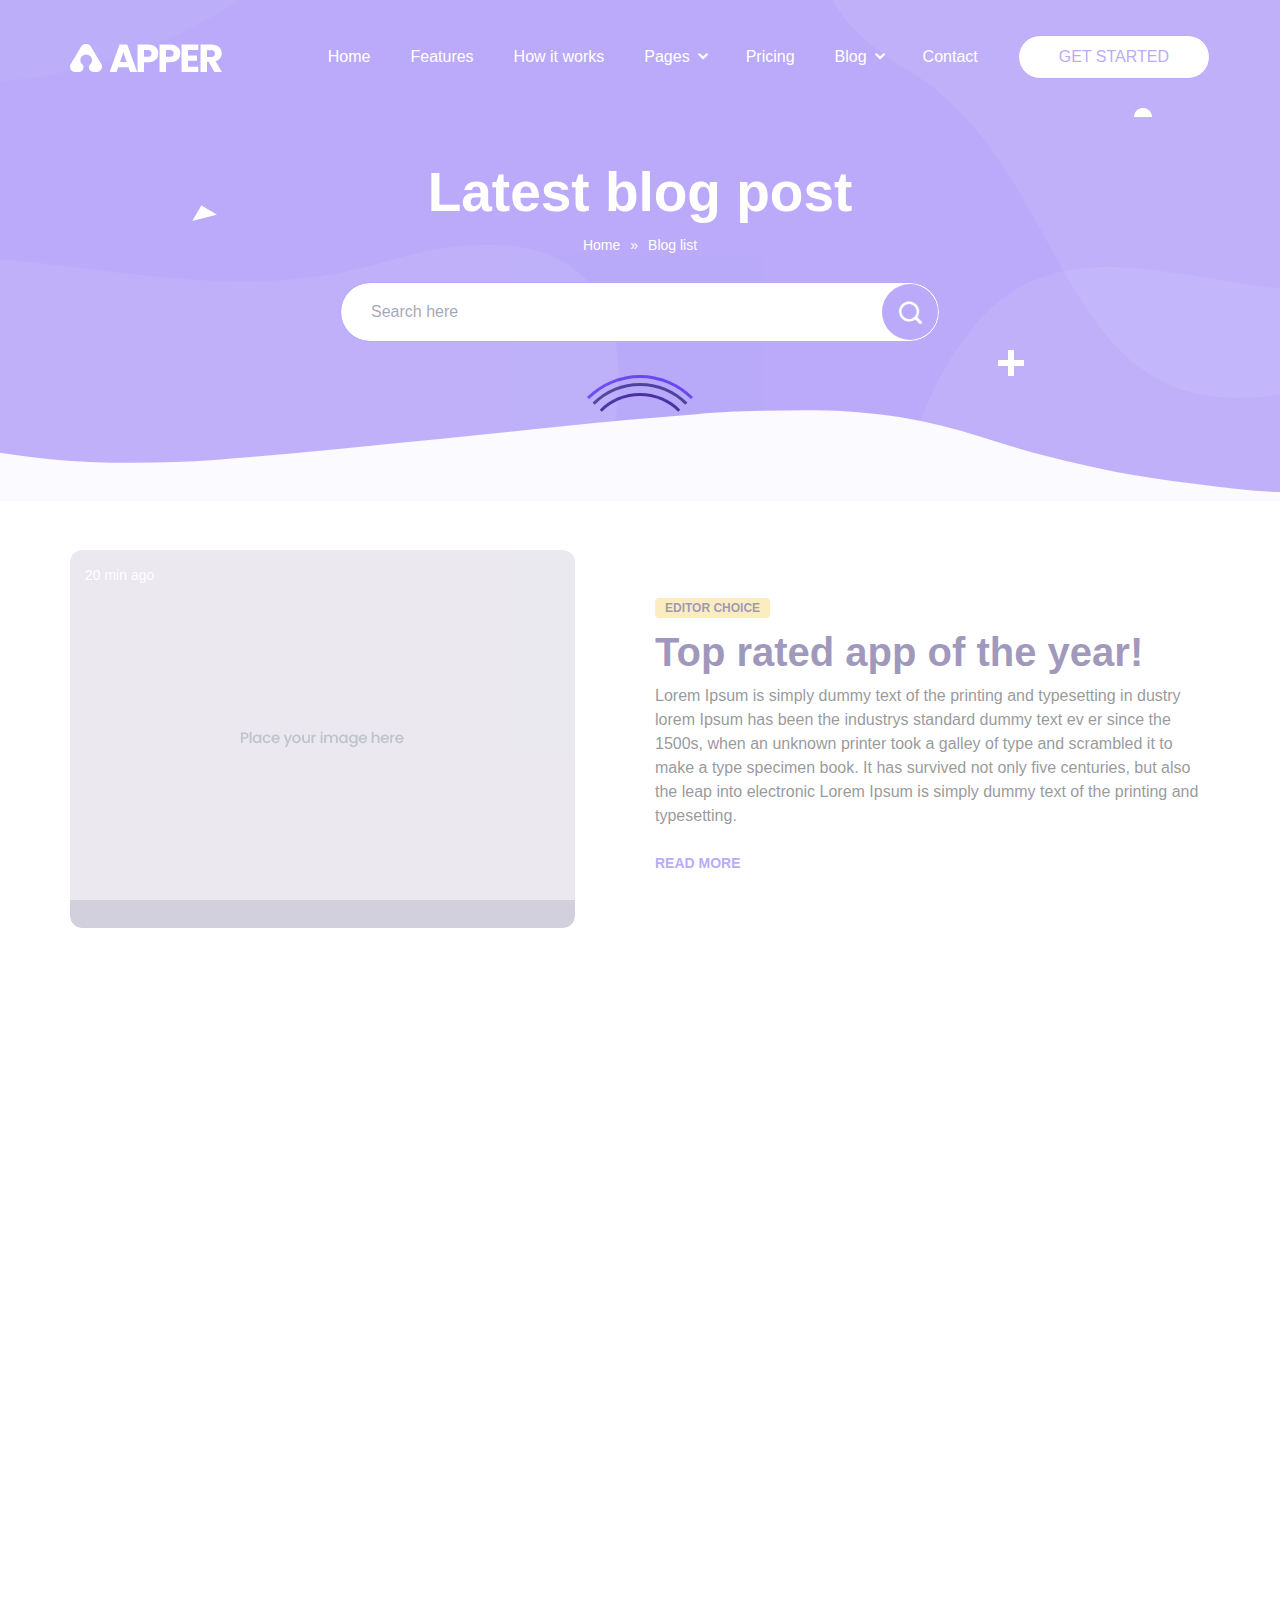
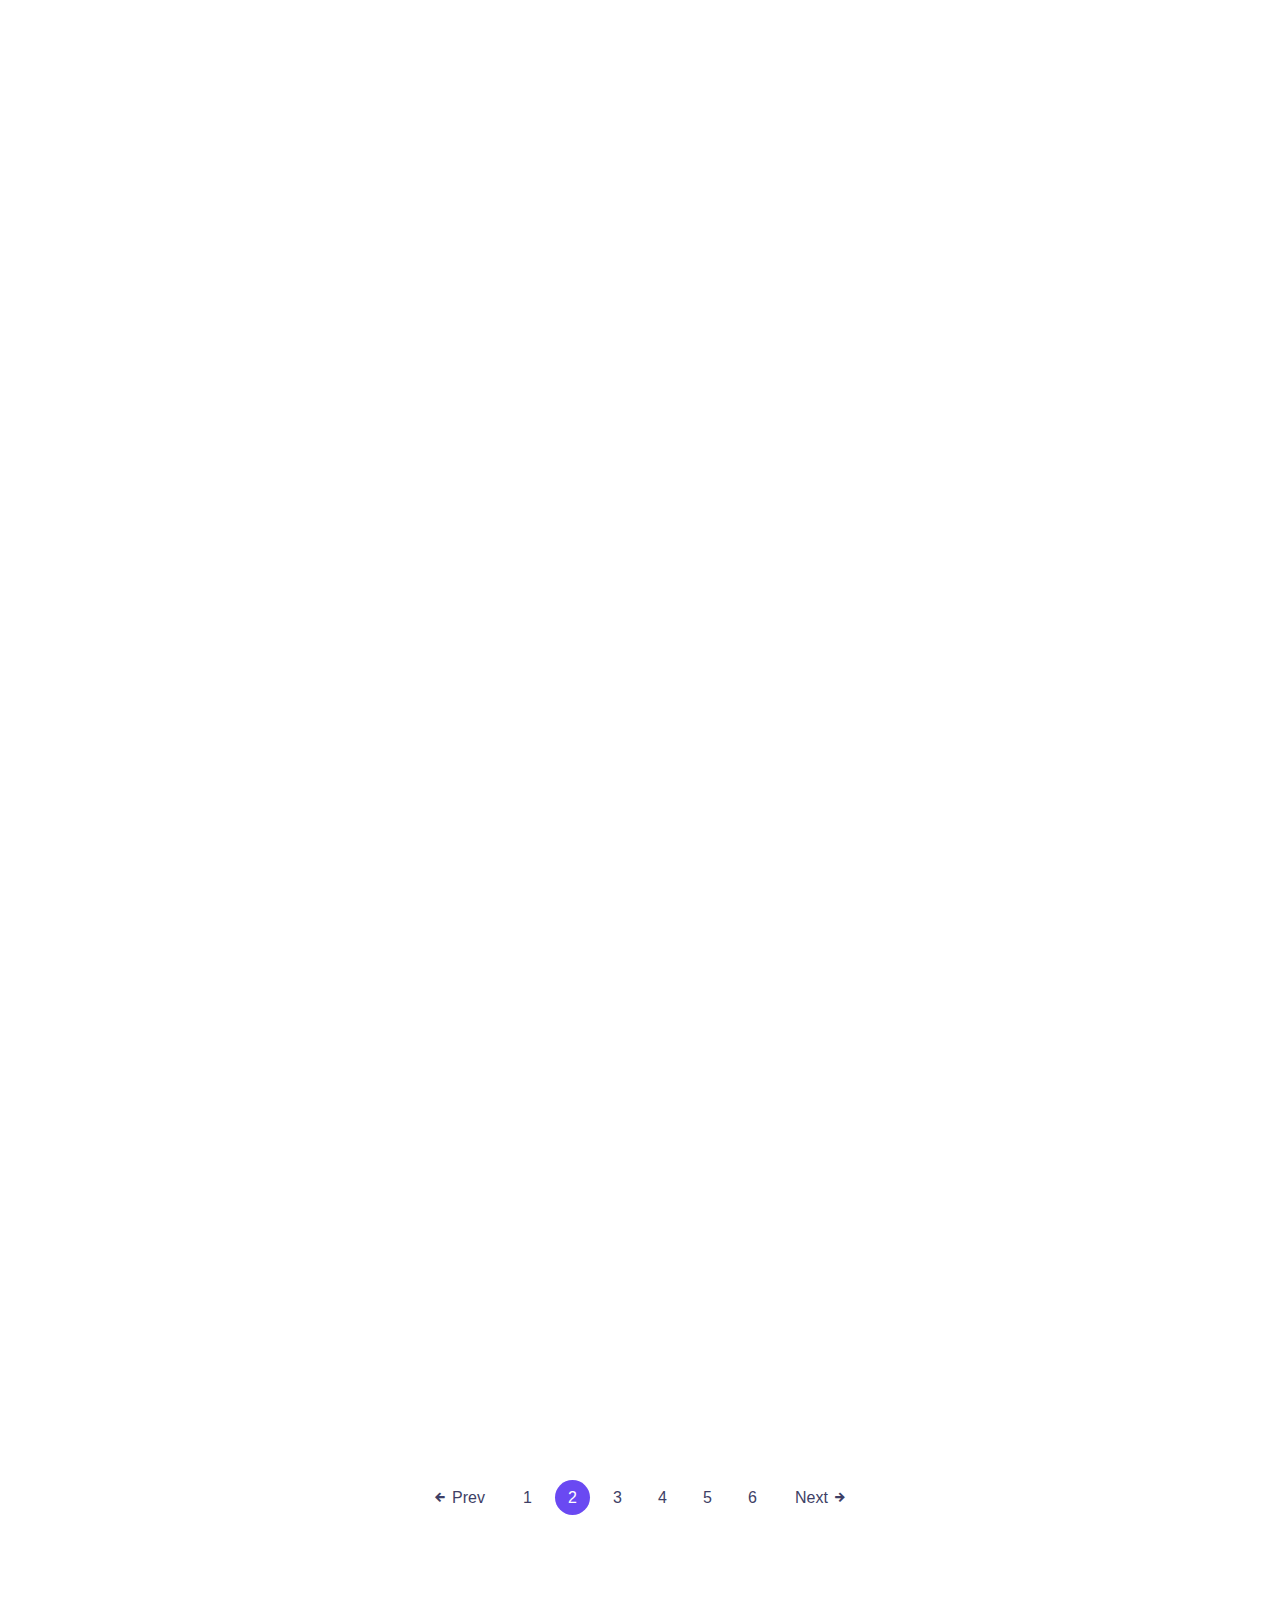
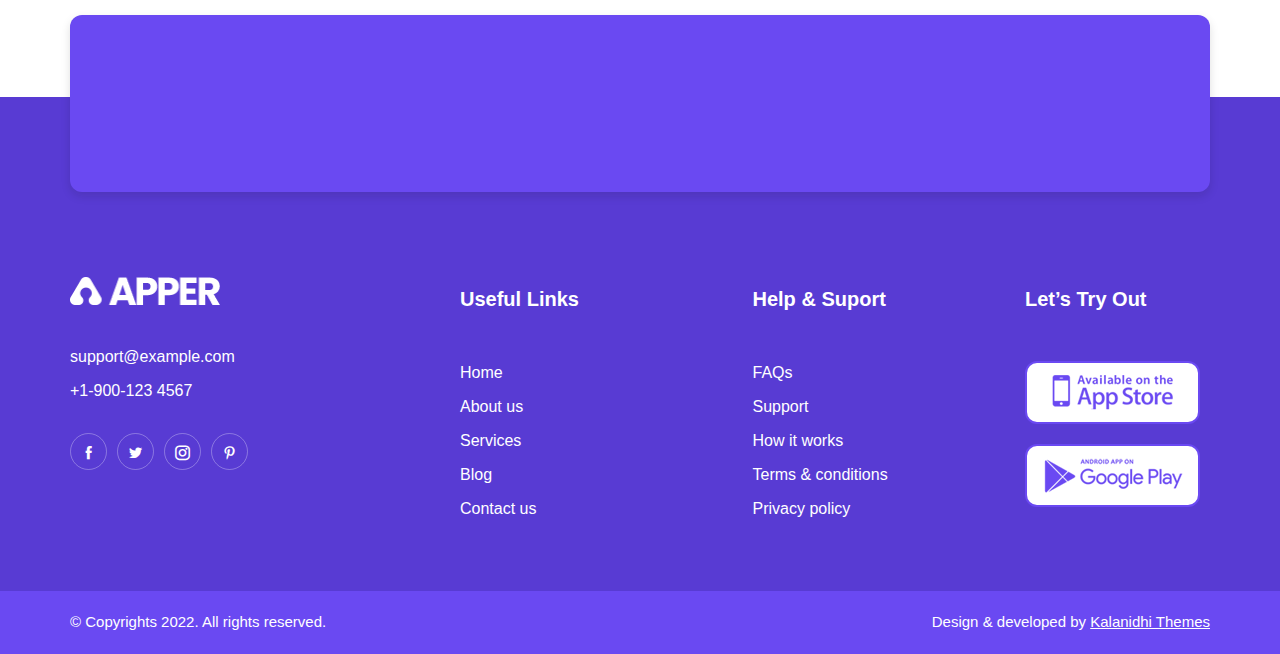
<file: blog-list.html>
<!DOCTYPE html>
<html lang="en">

<head>

  <meta charset="UTF-8">
  <meta http-equiv="X-UA-Compatible" content="IE=edge">
  <meta name="viewport" content="width=device-width, initial-scale=1.0">
  <title>Latest blog post</title>

  <!-- icofont-css-link -->
  <link rel="stylesheet" href="css/icofont.min.css">
  <!-- Owl-Carosal-Style-link -->
  <link rel="stylesheet" href="css/owl.carousel.min.css">
  <!-- Bootstrap-Style-link -->
  <link rel="stylesheet" href="css/bootstrap.min.css">
  <!-- Aos-Style-link -->
  <link rel="stylesheet" href="css/aos.css">
  <!-- Coustome-Style-link -->
  <link rel="stylesheet" href="css/style.css">
  <!-- Responsive-Style-link -->
  <link rel="stylesheet" href="css/responsive.css">
  <!-- Favicon -->
  <link rel="shortcut icon" href="images/favicon.png" type="image/x-icon">

</head>

<body>

  <!-- Page-wrapper-Start -->
  <div class="page_wrapper">

    <!-- Preloader -->
    <div id="preloader">
      <div id="loader"></div>
    </div>

    <!-- Header Start -->
    <header class="white_header">
      <!-- container start -->
      <div class="container">
        <!-- navigation bar -->
        <nav class="navbar navbar-expand-lg">
           <a class="navbar-brand" href="index.html">
            <img src="images/footer_logo.png" alt="image">
          </a>
          <button class="navbar-toggler" type="button" data-toggle="collapse" data-target="#navbarSupportedContent"
            aria-controls="navbarSupportedContent" aria-expanded="false" aria-label="Toggle navigation">
            <span class="navbar-toggler-icon">
              <!-- <i class="icofont-navigation-menu ico_menu"></i> -->
              <div class="toggle-wrap">
                <span class="toggle-bar"></span>
              </div>
            </span>
          </button>

          <div class="collapse navbar-collapse" id="navbarSupportedContent">
            <ul class="navbar-nav ml-auto">
              <li class="nav-item active">
                <a class="nav-link" href="index.html">Home</a>
              </li>
              <li class="nav-item">
                <a class="nav-link" href="index.html#features">Features</a>
              </li>
              <li class="nav-item">
                <a class="nav-link" href="index.html#how_it_work">How it works</a>
              </li>
              
              <!-- secondery menu start -->
              <li class="nav-item has_dropdown">
                <a class="nav-link" href="#">Pages</a>
                <span class="drp_btn"><i class="icofont-rounded-down"></i></span>
                <div class="sub_menu">
                  <ul>
                    <li><a href="about.html">About Us</a></li>
                    <li><a href="reviews.html">Reviews</a></li>
                    <li><a href="contact.html">Contact Us</a></li>
                    <li><a href="faq.html">Faq</a></li>
                    <li><a href="sign-in.html">Sign In</a></li>
                    <li><a href="sign-up.html">Sign Up</a></li>
                    <li><a href="blog-list.html">Blog List</a></li>
                    <li><a href="blog-single.html">Blog Single</a></li>
                  </ul>
                </div>
              </li>
              <!-- secondery menu end -->

              <li class="nav-item">
                <a class="nav-link" href="pricing.html">Pricing</a>
              </li>

              <!-- secondery menu start -->
              <li class="nav-item has_dropdown">
                <a class="nav-link" href="#">Blog</a>
                <span class="drp_btn"><i class="icofont-rounded-down"></i></span>
                <div class="sub_menu">
                  <ul>
                    <li><a href="blog-list.html">Blog List</a></li>
                    <li><a href="blog-single.html">Blog Single</a></li>
                  </ul>
                </div>
              </li>
              <!-- secondery menu end -->

              <li class="nav-item">
                <a class="nav-link" href="contact.html">Contact</a>
              </li>
              <li class="nav-item">
                <a class="nav-link dark_btn" href="contact.html">GET STARTED</a>
              </li>
            </ul>
          </div>
        </nav>
        <!-- navigation end -->
      </div>
      <!-- container end -->
    </header>


    <!-- BredCrumb-Section -->
    <div class="bred_crumb">
      <div class="container">
        <!-- shape animation  -->
        <span class="banner_shape1"> <img src="images/banner-shape1.png" alt="image" > </span>
        <span class="banner_shape2"> <img src="images/banner-shape2.png" alt="image" > </span>
        <span class="banner_shape3"> <img src="images/banner-shape3.png" alt="image" > </span>

        <div class="bred_text">
          <h1>Latest blog post</h1>
          <ul>
            <li><a href="index.html">Home</a></li>
            <li><span>»</span></li>
            <li><a href="blog-list.html">Blog list</a></li>
          </ul>
          <div class="search_bar">
            <form action="">
                <div class="form-group">
                    <input type="text" placeholder="Search here" class="form-control">
                    <button class="btn" type="submit"><i class="icofont-search-1"></i></button>
                </div>
            </form>
          </div>
        </div>
      </div>
    </div>


    <!-- Blog-Detail-Section-Start -->
    <section class="row_am blog_list_main">
      <!-- container start -->
      <div class="container">
        <!-- row start -->
        <div class="row">
          <div class="col-lg-6" data-aos="fade-in" data-aos-duration="1500">
            <div class="blog_img">
                <img src="images/blod-detail.png" alt="image">
                <span>20 min ago</span>
            </div>
          </div>
          <div class="col-lg-6">
              <div class="blog_text">
                <span class="choice_badge">EDITOR CHOICE</span>
                <div class="section_title">
                  <h2>Top rated app of the year!</h2>
                  <p>Lorem Ipsum is simply dummy text of the printing and typesetting in
                    dustry lorem Ipsum has been the industrys standard dummy text ev
                    er since the 1500s, when an unknown printer took a galley of type and scrambled it to make a type specimen book. It has survived not only five centuries, but also the leap into electronic Lorem Ipsum is simply dummy text of the printing and typesetting.</p>
                    <a href="blog-single.html">READ MORE</a>
                </div>
              </div>
          </div>
        </div>
        <!-- row end -->
      </div>
      <!-- container end -->
    </section>
    <!-- Blog-Detail-Section-end -->

    <!-- Story-Section-Start -->
    <section class="row_am latest_story blog_list_story" id="blog">
      <!-- container start -->
      <div class="container">
          <!-- row start -->
          <div class="row">
            <!-- story -->
            <div class="col-md-4">
                <div class="story_box" data-aos="fade-up" data-aos-duration="1500">
                    <div class="story_img">
                      <img src="images/story01.png" alt="image" >
                      <span>45 min ago</span>
                    </div>
                    <div class="story_text">
                        <h3>Cool features added!</h3>
                        <p>Lorem Ipsum is simply dummy text of the printing and typesetting 
                          industry lorem Ipsum has.</p>
                        <a href="blog-single.html">READ MORE</a>
                    </div>
                </div>
            </div>

            <!-- story -->
            <div class="col-md-4">
                <div class="story_box" data-aos="fade-up" data-aos-duration="1500">
                    <div class="story_img">
                      <img src="images/story02.png" alt="image" >
                      <span>45 min ago</span>
                    </div>
                    <div class="story_text">
                          <h3>Top rated app! Yupp.</h3>
                        <p>Simply dummy text of the printing and typesetting industry lorem Ipsum has Lorem Ipsum is.</p>
                        <a href="blog-single.html">READ MORE</a>
                    </div>
                </div>
            </div>

            <!-- story -->
            <div class="col-md-4">
                <div class="story_box" data-aos="fade-up" data-aos-duration="1500">
                    <div class="story_img">
                      <img src="images/story03.png" alt="image" >
                      <span>45 min ago</span>
                    </div>
                    <div class="story_text">
                          <h3>Creative ideas on app.</h3>
                        <p>Printing and typesetting industry lorem Ipsum has Lorem simply dummy text of the.</p>
                        <a href="blog-single.html">READ MORE</a>
                    </div>
                </div>
            </div>
           
            <!-- story -->
            <div class="col-md-4">
                <div class="story_box" data-aos="fade-up" data-aos-duration="1500">
                    <div class="story_img">
                      <img src="images/story04.png" alt="image" >
                      <span>45 min ago</span>
                    </div>
                    <div class="story_text">
                        <h3>Excellence UI design</h3>
                        <p>Lorem Ipsum is simply dummy text of the printing and typesetting 
                          industry lorem Ipsum has.</p>
                        <a href="blog-single.html">READ MORE</a>
                    </div>
                </div>
            </div>

            <!-- story -->
            <div class="col-md-4">
                <div class="story_box" data-aos="fade-up" data-aos-duration="1500">
                    <div class="story_img">
                      <img src="images/story05.png" alt="image" >
                      <span>45 min ago</span>
                    </div>
                    <div class="story_text">
                          <h3>Quick and easy Search</h3>
                        <p>Simply dummy text of the printing and typesetting industry lorem Ipsum has Lorem Ipsum is.</p>
                        <a href="blog-single.html">READ MORE</a>
                    </div>
                </div>
            </div>

            <!-- story -->
            <div class="col-md-4">
                <div class="story_box" data-aos="fade-up" data-aos-duration="1500">
                    <div class="story_img">
                      <img src="images/story06.png" alt="image" >
                      <span>45 min ago</span>
                    </div>
                    <div class="story_text">
                          <h3>Chat function eded</h3>
                        <p>Printing and typesetting industry lorem Ipsum has Lorem simply dummy text of the.</p>
                        <a href="blog-single.html">READ MORE</a>
                    </div>
                </div>
            </div>

            <!-- story -->
            <div class="col-md-4">
                <div class="story_box" data-aos="fade-up" data-aos-duration="1500">
                    <div class="story_img">
                      <img src="images/story07.png" alt="image" >
                      <span>45 min ago</span>
                    </div>
                    <div class="story_text">
                        <h3>Cool features added!</h3>
                        <p>Lorem Ipsum is simply dummy text of the printing and typesetting 
                          industry lorem Ipsum has.</p>
                        <a href="blog-single.html">READ MORE</a>
                    </div>
                </div>
            </div>

            <!-- story -->
            <div class="col-md-4">
                <div class="story_box" data-aos="fade-up" data-aos-duration="1500">
                    <div class="story_img">
                      <img src="images/story08.png" alt="image" >
                      <span>45 min ago</span>
                    </div>
                    <div class="story_text">
                          <h3>Top rated app! Yupp.</h3>
                        <p>Simply dummy text of the printing and typesetting industry lorem Ipsum has Lorem Ipsum is.</p>
                        <a href="blog-single.html">READ MORE</a>
                    </div>
                </div>
            </div>

            <!-- story -->
            <div class="col-md-4">
                <div class="story_box" data-aos="fade-up" data-aos-duration="1500">
                    <div class="story_img">
                      <img src="images/story09.png" alt="image" >
                      <span>45 min ago</span>
                    </div>
                    <div class="story_text">
                          <h3>Creative ideas on app.</h3>
                        <p>Printing and typesetting industry lorem Ipsum has Lorem simply dummy text of the.</p>
                        <a href="blog-single.html">READ MORE</a>
                    </div>
                </div>
            </div>
           
            <!-- story -->
            <div class="col-md-4">
                <div class="story_box" data-aos="fade-up" data-aos-duration="1500">
                    <div class="story_img">
                      <img src="images/story01.png" alt="image" >
                      <span>45 min ago</span>
                    </div>
                    <div class="story_text">
                        <h3>Excellence UI design</h3>
                        <p>Lorem Ipsum is simply dummy text of the printing and typesetting 
                          industry lorem Ipsum has.</p>
                        <a href="blog-single.html">READ MORE</a>
                    </div>
                </div>
            </div>

            <!-- story -->
            <div class="col-md-4">
                <div class="story_box" data-aos="fade-up" data-aos-duration="1500">
                    <div class="story_img">
                      <img src="images/story02.png" alt="image" >
                      <span>45 min ago</span>
                    </div>
                    <div class="story_text">
                          <h3>Quick and easy Search</h3>
                        <p>Simply dummy text of the printing and typesetting industry lorem Ipsum has Lorem Ipsum is.</p>
                        <a href="blog-single.html">READ MORE</a>
                    </div>
                </div>
            </div>

            <!-- story -->
            <div class="col-md-4">
                <div class="story_box" data-aos="fade-up" data-aos-duration="1500">
                    <div class="story_img">
                      <img src="images/story03.png" alt="image" >
                      <span>45 min ago</span>
                    </div>
                    <div class="story_text">
                          <h3>Chat function eded</h3>
                        <p>Printing and typesetting industry lorem Ipsum has Lorem simply dummy text of the.</p>
                        <a href="blog-single.html">READ MORE</a>
                    </div>
                </div>
            </div>

          </div>
          <!-- row end -->

          <!-- Pagination -->
          <div class="pagination_block">
            <ul>
              <li><a href="#" class="prev"><i class="icofont-arrow-left"></i> Prev</a></li>
              <li><a href="#">1</a></li>
              <li><a href="#" class="active">2</a></li>
              <li><a href="#">3</a></li>
              <li><a href="#">4</a></li>
              <li><a href="#">5</a></li>
              <li><a href="#">6</a></li>
              <li><a href="#" class="next">Next <i class="icofont-arrow-right"></i></a></li>
            </ul>
          </div>
      </div>
      <!-- container end -->
    </section>
    <!-- Story-Section-end -->


    <!-- News-Letter-Section-Start -->
    <section class="newsletter_section">
      <!-- container start -->
      <div class="container">
        <div class="newsletter_box">
          <div class="section_title" data-aos="fade-in" data-aos-duration="1500" data-aos-delay="100">
            <!-- h2 -->
            <h2>Subscribe newsletter</h2>
            <!-- p -->
            <p>Be the first to recieve all latest post in your inbox</p>
          </div>
          <form action="" data-aos="fade-in" data-aos-duration="1500" data-aos-delay="100">
            <div class="form-group">
              <input type="email" class="form-control" placeholder="Enter your email">
            </div>
            <div class="form-group">
              <button class="btn">SUBMIT</button>
            </div>
          </form>
        </div>
      </div>
      <!-- container end -->
    </section>
    <!-- News-Letter-Section-end -->


    <!-- Footer-Section start -->
    <footer>
      <div class="top_footer has_bg">
        <!-- container start -->
        <div class="container">
          <!-- row start -->
          <div class="row">
            <!-- footer link 1 -->
            <div class="col-lg-4 col-md-6 col-12">
              <div class="abt_side">
                <div class="logo"> <img src="images/footer_logo.png" alt="image"></div>
                <ul>
                  <li><a href="#">support@example.com</a></li>
                  <li><a href="#">+1-900-123 4567</a></li>
                </ul>
                <ul class="social_media">
                  <li><a href="#"><i class="icofont-facebook"></i></a></li>
                  <li><a href="#"><i class="icofont-twitter"></i></a></li>
                  <li><a href="#"><i class="icofont-instagram"></i></a></li>
                  <li><a href="#"><i class="icofont-pinterest"></i></a></li>
                </ul>
              </div>
            </div>

            <!-- footer link 2 -->
            <div class="col-lg-3 col-md-6 col-12">
              <div class="links">
                <h3>Useful Links</h3>
                <ul>
                  <li><a href="index.html">Home</a></li>
                  <li><a href="#">About us</a></li>
                  <li><a href="#">Services</a></li>
                  <li><a href="#">Blog</a></li>
                  <li><a href="#">Contact us</a></li>
                </ul>
              </div>
            </div>

            <!-- footer link 3 -->
            <div class="col-lg-3 col-md-6 col-12">
              <div class="links">
                <h3>Help & Suport</h3>
                <ul>
                  <li><a href="#">FAQs</a></li>
                  <li><a href="#">Support</a></li>
                  <li><a href="#">How it works</a></li>
                  <li><a href="#">Terms & conditions</a></li>
                  <li><a href="#">Privacy policy</a></li>
                </ul>
              </div>
            </div>

            <!-- footer link 4 -->
            <div class="col-lg-2 col-md-6 col-12">
              <div class="try_out">
                <h3>Let’s Try Out</h3>
                <ul class="app_btn">
                  <li>
                    <a href="#">
                      <img src="images/appstore_blue.png" alt="image">
                    </a>
                  </li>
                  <li>
                    <a href="#">
                      <img src="images/googleplay_blue.png" alt="image">
                    </a>
                  </li>
                </ul>
              </div>
            </div>
          </div>
          <!-- row end -->
        </div>
        <!-- container end -->
      </div>

      <!-- last footer -->
      <div class="bottom_footer">
        <!-- container start -->
        <div class="container">
          <!-- row start -->
          <div class="row">
            <div class="col-md-6">
              <p>© Copyrights 2022. All rights reserved.</p>
            </div>
            <div class="col-md-6">
              <p class="developer_text">Design & developed by <a href="https://themeforest.net/user/kalanidhithemes" target="blank">Kalanidhi Themes</a></p>
            </div>
          </div>
          <!-- row end -->
        </div>
        <!-- container end -->
      </div>

      <!-- go top button -->
      <div class="go_top">
        <span><img src="images/go_top.png" alt="image"></span>
      </div>
    </footer>
    <!-- Footer-Section end -->


  </div>
  <!-- Page-wrapper-End -->

  <!-- Jquery-js-Link -->
  <script src="js/jquery.js"></script>
  <!-- owl-js-Link -->
  <script src="js/owl.carousel.min.js"></script>
  <!-- bootstrap-js-Link -->
  <script src="js/bootstrap.min.js"></script>
  <!-- aos-js-Link -->
  <script src="js/aos.js"></script>
  <!-- main-js-Link -->
  <script src="js/main.js"></script>

</body>

</html>
</file>
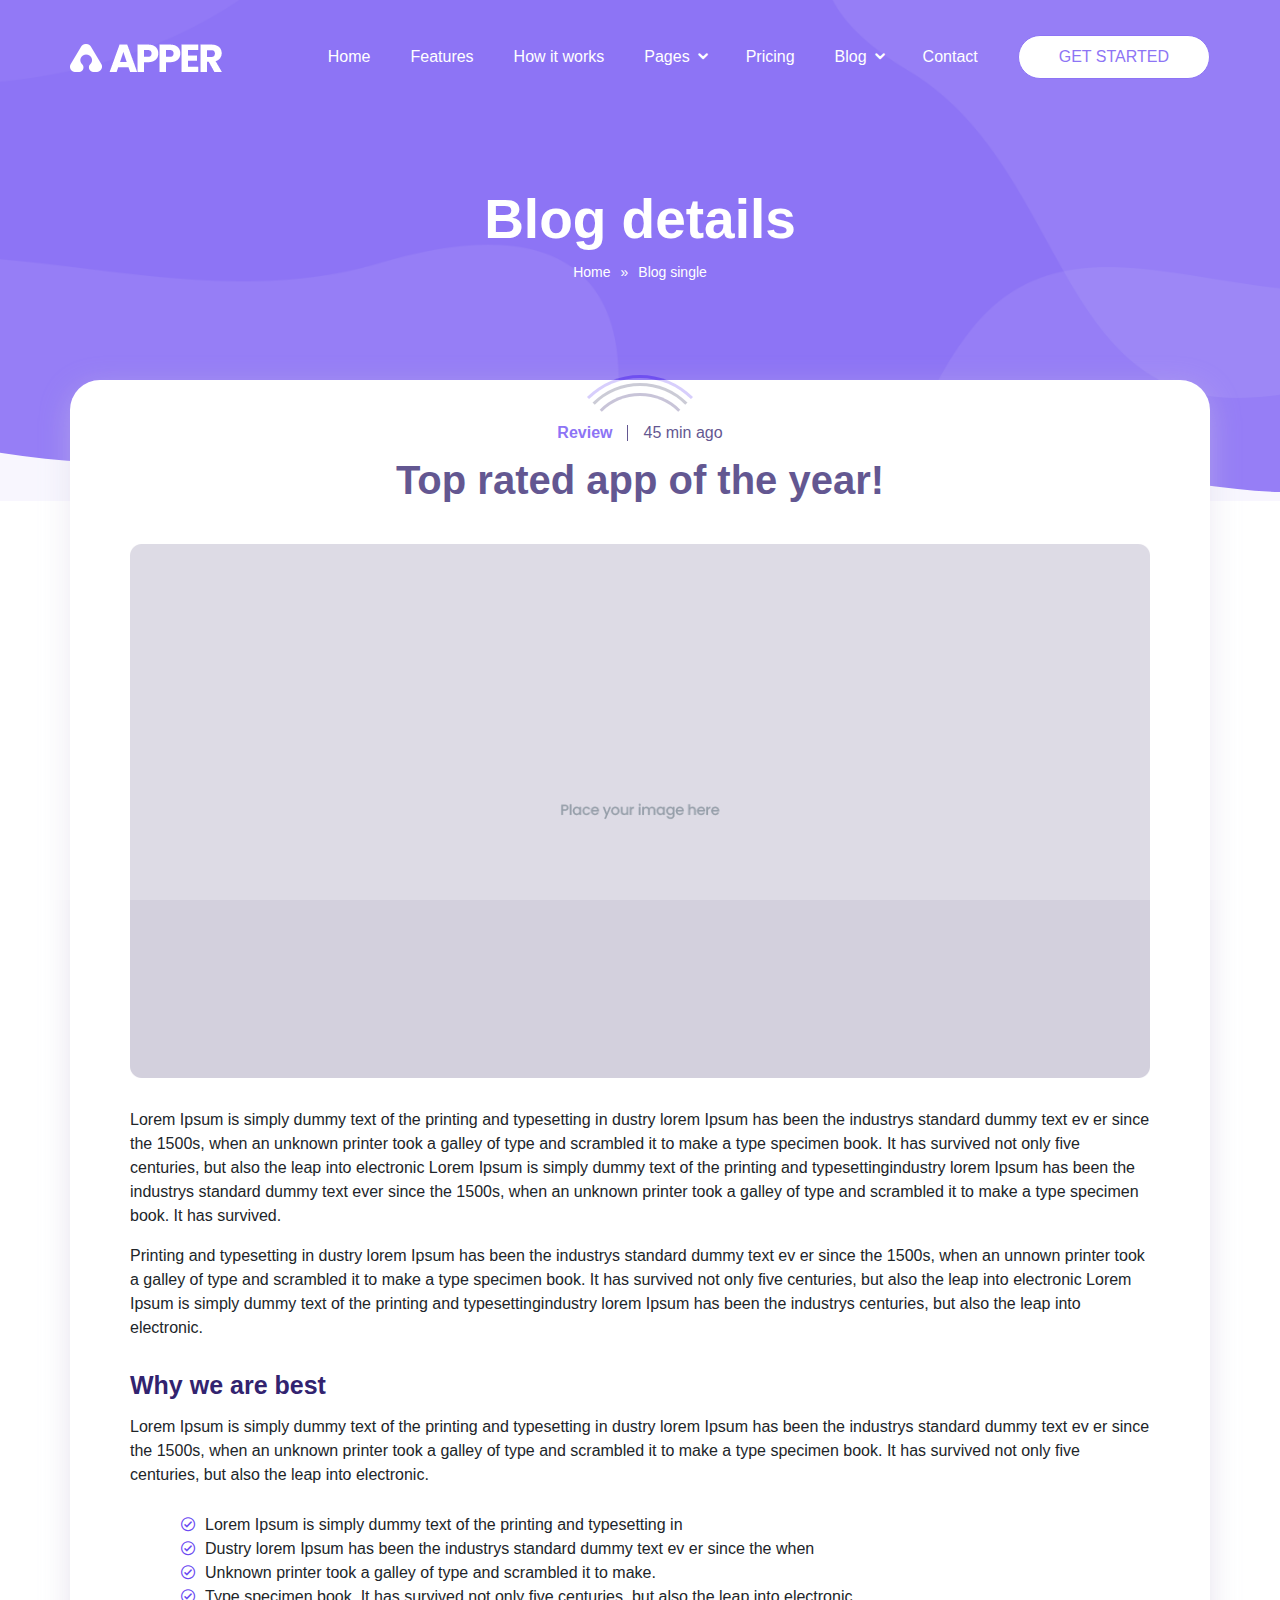
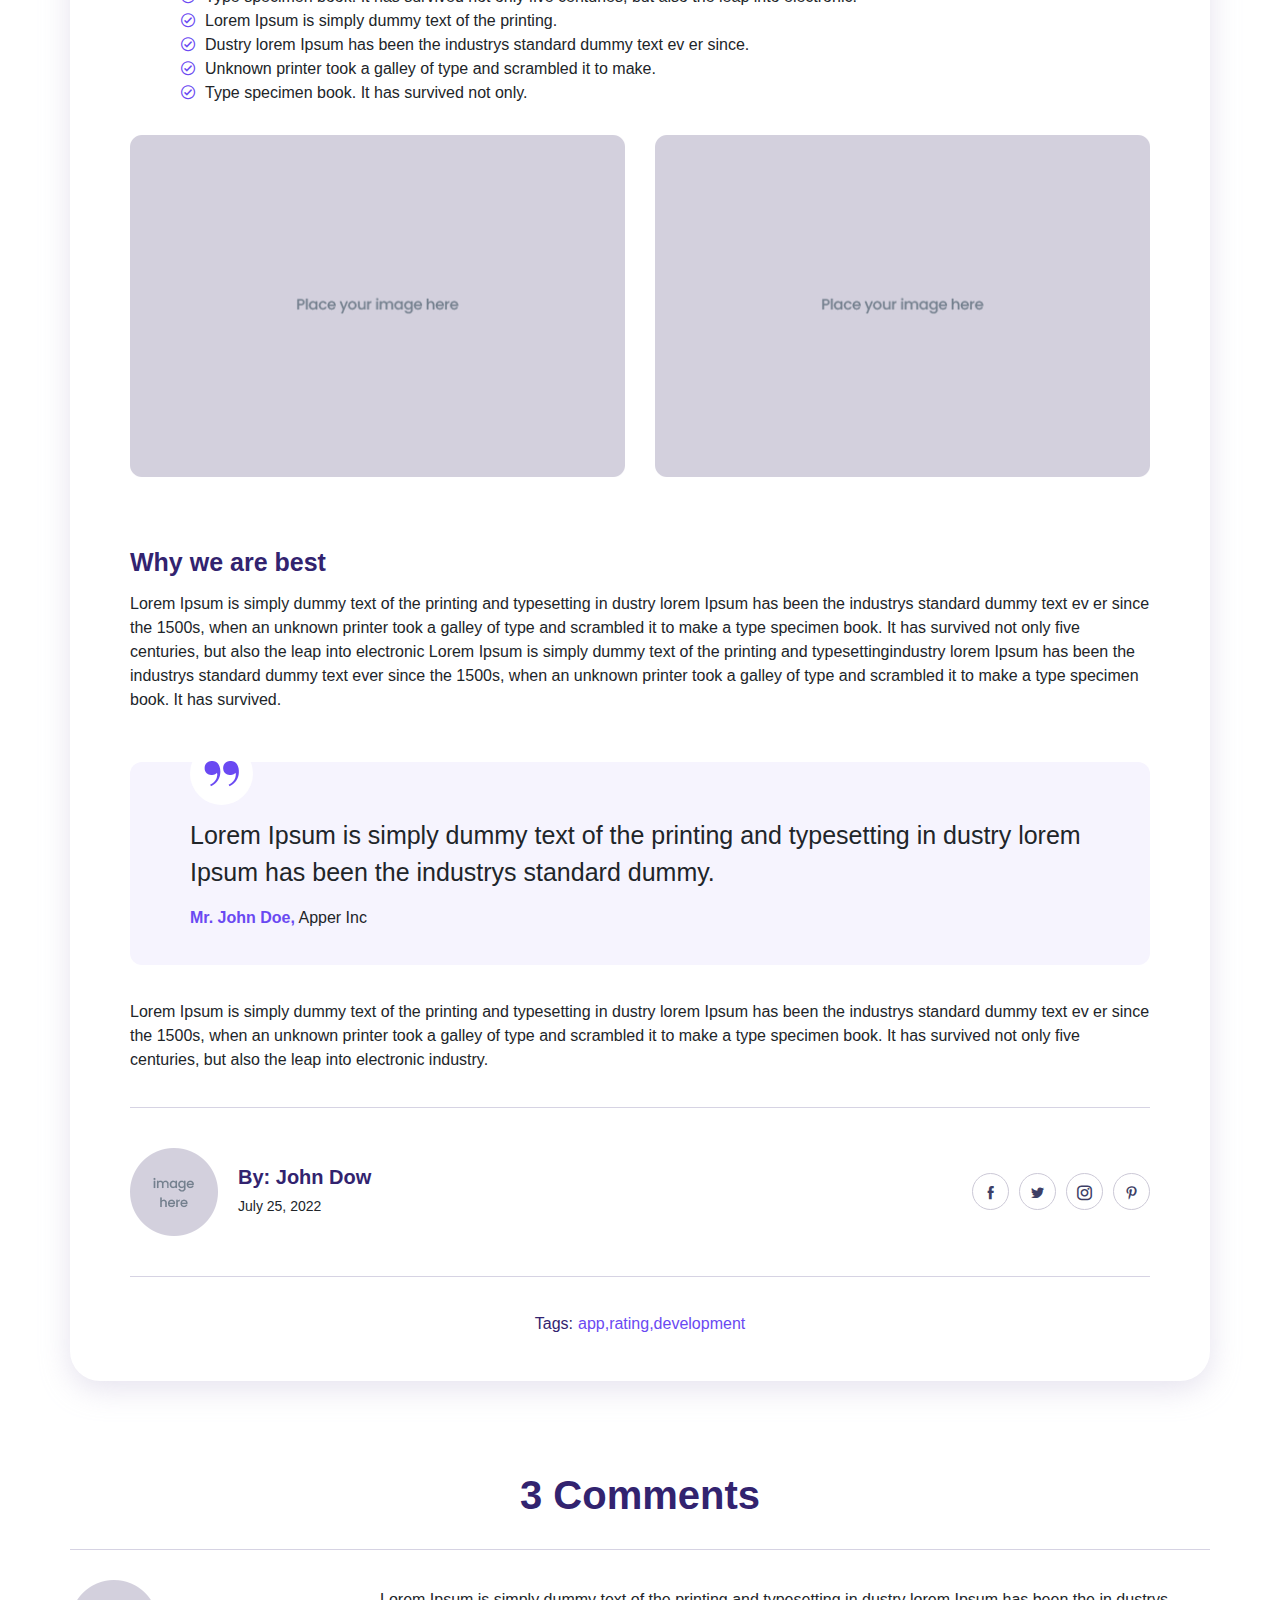
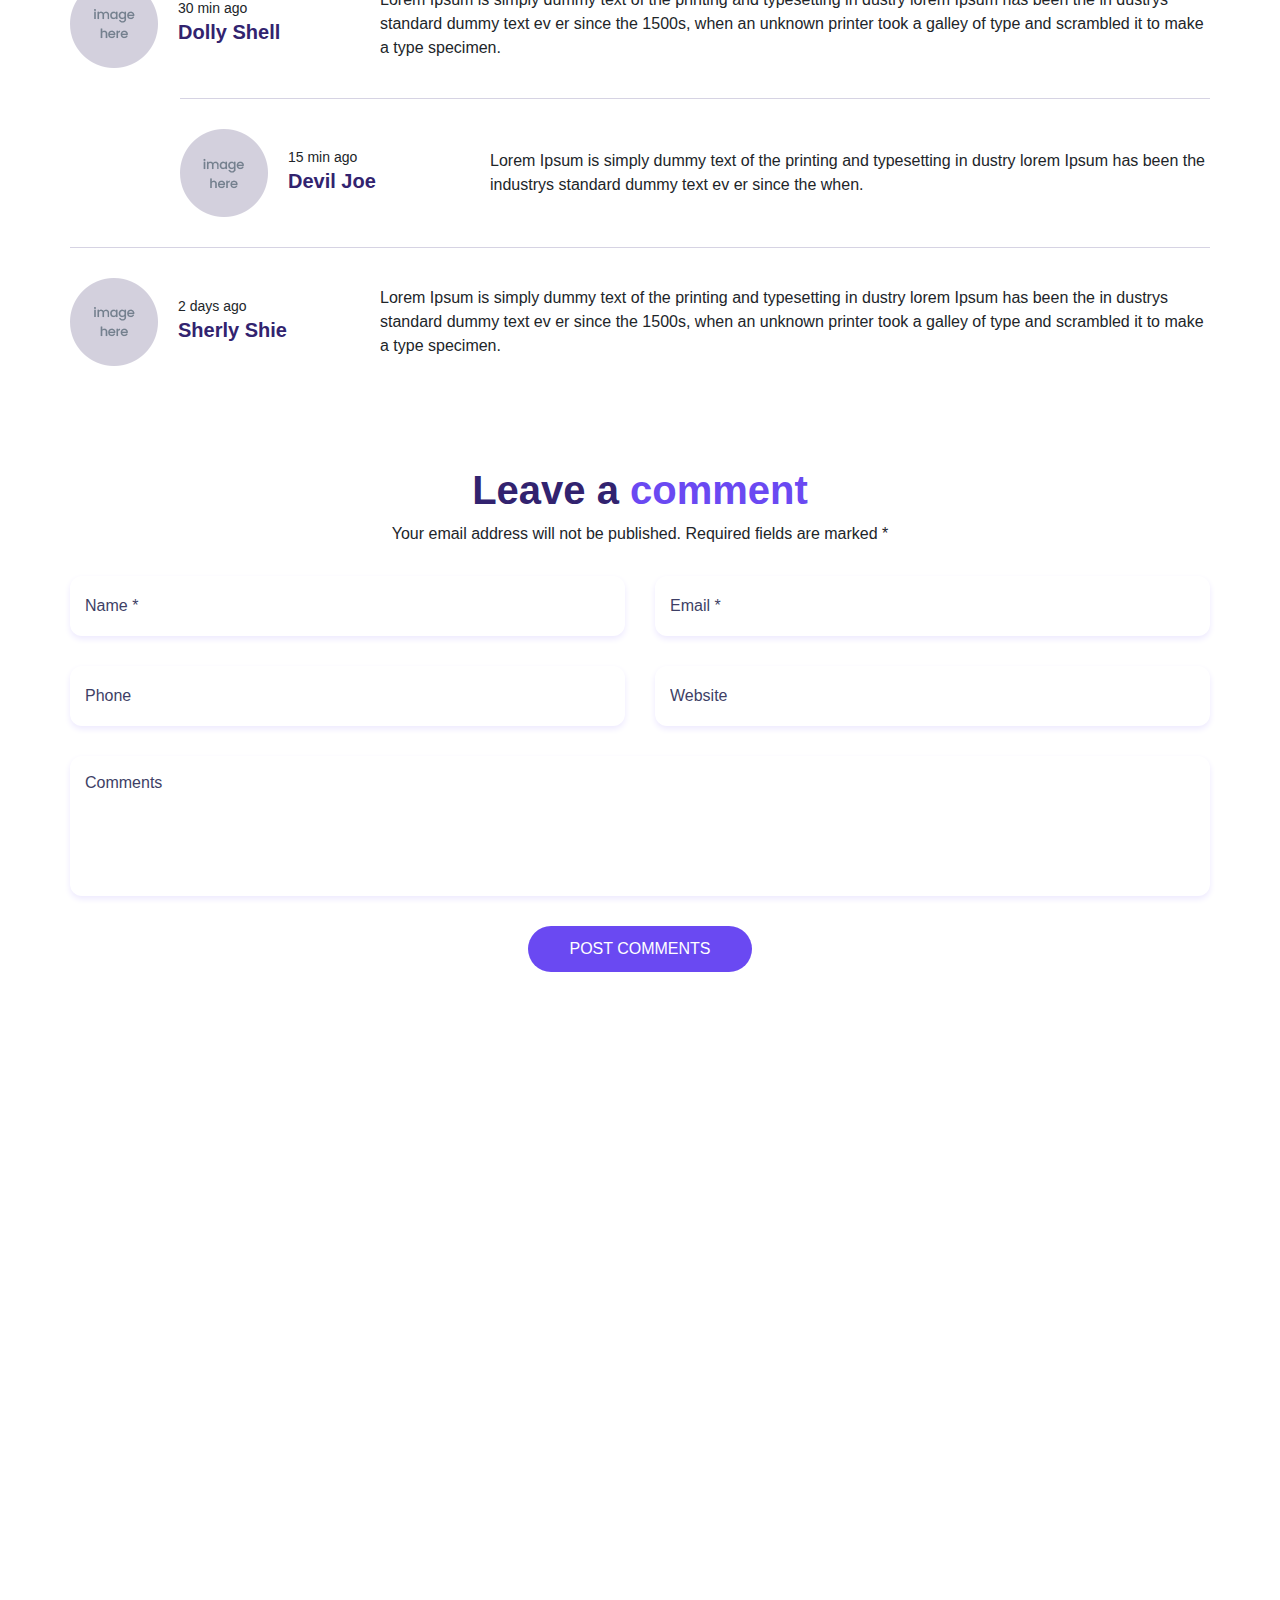
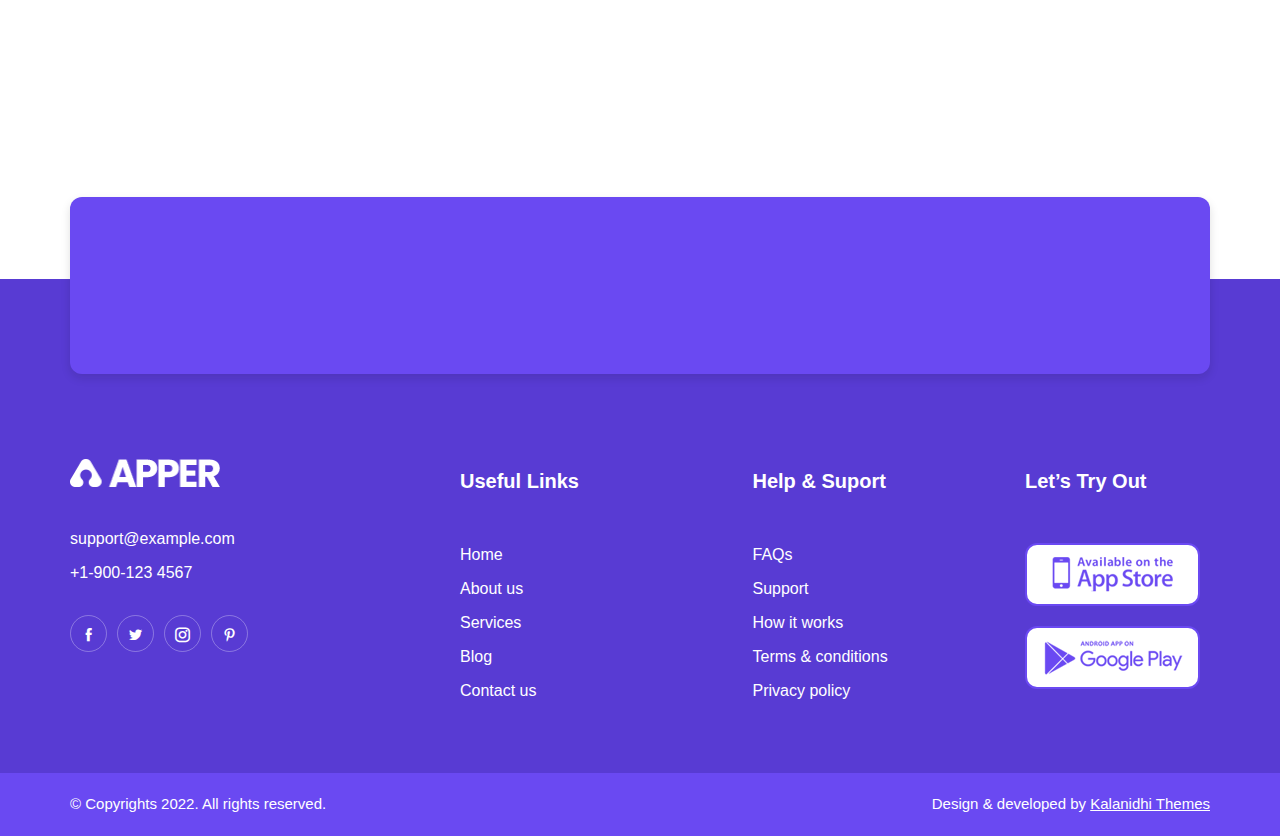
<file: blog-single.html>
<!DOCTYPE html>
<html lang="en">

<head>

  <meta charset="UTF-8">
  <meta http-equiv="X-UA-Compatible" content="IE=edge">
  <meta name="viewport" content="width=device-width, initial-scale=1.0">
  <title>Latest blog post</title>

  <!-- icofont-css-link -->
  <link rel="stylesheet" href="css/icofont.min.css">
  <!-- Owl-Carosal-Style-link -->
  <link rel="stylesheet" href="css/owl.carousel.min.css">
  <!-- Bootstrap-Style-link -->
  <link rel="stylesheet" href="css/bootstrap.min.css">
  <!-- Aos-Style-link -->
  <link rel="stylesheet" href="css/aos.css">
  <!-- Coustome-Style-link -->
  <link rel="stylesheet" href="css/style.css">
  <!-- Responsive-Style-link -->
  <link rel="stylesheet" href="css/responsive.css">
  <!-- Favicon -->
  <link rel="shortcut icon" href="images/favicon.png" type="image/x-icon">

</head>

<body>

  <!-- Page-wrapper-Start -->
  <div class="page_wrapper">

    <!-- Preloader -->
    <div id="preloader">
      <div id="loader"></div>
    </div>

    <!-- Header Start -->
    <header class="white_header">
      <!-- container start -->
      <div class="container">
        <!-- navigation bar -->
        <nav class="navbar navbar-expand-lg">
          <a class="navbar-brand" href="index.html">
            <img src="images/footer_logo.png" alt="image">
          </a>
          <button class="navbar-toggler" type="button" data-toggle="collapse" data-target="#navbarSupportedContent"
            aria-controls="navbarSupportedContent" aria-expanded="false" aria-label="Toggle navigation">
            <span class="navbar-toggler-icon">
              <!-- <i class="icofont-navigation-menu ico_menu"></i> -->
              <div class="toggle-wrap">
                <span class="toggle-bar"></span>
              </div>
            </span>
          </button>

          <div class="collapse navbar-collapse" id="navbarSupportedContent">
            <ul class="navbar-nav ml-auto">
              <li class="nav-item active">
                <a class="nav-link" href="index.html">Home</a>
              </li>
              <li class="nav-item">
                <a class="nav-link" href="index.html#features">Features</a>
              </li>
              <li class="nav-item">
                <a class="nav-link" href="index.html#how_it_work">How it works</a>
              </li>
              
              <!-- secondery menu start -->
              <li class="nav-item has_dropdown">
                <a class="nav-link" href="#">Pages</a>
                <span class="drp_btn"><i class="icofont-rounded-down"></i></span>
                <div class="sub_menu">
                  <ul>
                    <li><a href="about.html">About Us</a></li>
                    <li><a href="reviews.html">Reviews</a></li>
                    <li><a href="contact.html">Contact Us</a></li>
                    <li><a href="faq.html">Faq</a></li>
                    <li><a href="sign-in.html">Sign In</a></li>
                    <li><a href="sign-up.html">Sign Up</a></li>
                    <li><a href="blog-list.html">Blog List</a></li>
                    <li><a href="blog-single.html">Blog Single</a></li>
                  </ul>
                </div>
              </li>
              <!-- secondery menu end -->

              <li class="nav-item">
                <a class="nav-link" href="pricing.html">Pricing</a>
              </li>

              <!-- secondery menu start -->
              <li class="nav-item has_dropdown">
                <a class="nav-link" href="#">Blog</a>
                <span class="drp_btn"><i class="icofont-rounded-down"></i></span>
                <div class="sub_menu">
                  <ul>
                    <li><a href="blog-list.html">Blog List</a></li>
                    <li><a href="blog-single.html">Blog Single</a></li>
                  </ul>
                </div>
              </li>
              <!-- secondery menu end -->
              
              <li class="nav-item">
                <a class="nav-link" href="contact.html">Contact</a>
              </li>
              <li class="nav-item">
                <a class="nav-link dark_btn" href="contact.html">GET STARTED</a>
              </li>
            </ul>
          </div>
        </nav>
        <!-- navigation end -->
      </div>
      <!-- container end -->
    </header>


    <!-- BredCrumb-Section -->
    <div class="bred_crumb blog_detail_bredcrumb">
      <div class="container">
        <div class="bred_text">
          <h1>Blog details</h1>
          <ul>
            <li><a href="index.html">Home</a></li>
            <li><span>»</span></li>
            <li><a href="blog-detail.html"> Blog single</a></li>
          </ul>
        </div>
      </div>
    </div>

    <!-- Blog Details Block -->
    <section class="blog_detail_section">
      <div class="container">
        <div class="blog_inner_pannel">
            <div class="review">
              <span>Review</span>
              <span>45 min ago</span>
            </div>
            <div class="section_title">
              <h2>Top rated app of the year!</h2>
            </div>
            <div class="main_img">
              <img src="images/blog_detail_main.png" alt="image">
            </div>
            <div class="info">
              <p>Lorem Ipsum is simply dummy text of the printing and typesetting in dustry lorem Ipsum has been the industrys standard dummy text ev er since the 1500s, when an unknown printer took a galley of type and scrambled it to make a type specimen book. It has survived not only five centuries, but also the leap into electronic Lorem Ipsum is simply dummy text of the printing and typesettingindustry lorem Ipsum has been the industrys standard dummy text ever since the 1500s, when an unknown printer took a galley of type and scrambled it to make a type specimen book. It has survived.</p>
              <p>Printing and typesetting in dustry lorem Ipsum has been the industrys standard dummy text ev er since the 1500s, when an unnown printer took a galley of type and scrambled it to make a type specimen book. It has survived not only five centuries, but also the leap into electronic Lorem Ipsum is simply dummy text of the printing and typesettingindustry lorem Ipsum has been the industrys centuries, but also the leap into electronic.</p>
              <h3>Why we are best</h3>
              <p>Lorem Ipsum is simply dummy text of the printing and typesetting in dustry lorem Ipsum has been the industrys standard dummy text ev er since the 1500s, when an unknown printer took a galley of type and scrambled it to make a type specimen book. It has survived not only five centuries, but also the leap into electronic.</p>
              <ul>
                <li><p> <span class="icon"><i class="icofont-check-circled"></i></span> Lorem Ipsum is simply dummy text of the printing and typesetting in </p></li>
                <li><p> <span class="icon"><i class="icofont-check-circled"></i></span> Dustry lorem Ipsum has been the industrys standard dummy text ev er since the when</p></li>
                <li><p> <span class="icon"><i class="icofont-check-circled"></i></span> Unknown printer took a galley of type and scrambled it to make.</p></li>
                <li><p> <span class="icon"><i class="icofont-check-circled"></i></span> Type specimen book. It has survived not only five centuries, but also the leap into electronic.</p></li>
                <li><p> <span class="icon"><i class="icofont-check-circled"></i></span> Lorem Ipsum is simply dummy text of the printing.</p></li>
                <li><p> <span class="icon"><i class="icofont-check-circled"></i></span> Dustry lorem Ipsum has been the industrys standard dummy text ev er since.</p></li>
                <li><p> <span class="icon"><i class="icofont-check-circled"></i></span> Unknown printer took a galley of type and scrambled it to make.</p></li>
                <li><p> <span class="icon"><i class="icofont-check-circled"></i></span> Type specimen book. It has survived not only.</p></li>
              </ul>
            </div>
            <div class="two_img">
              <div class="row">
                <div class="col-md-6">
                  <img src="images/blog_sub_01.png" alt="image">
                </div>
                <div class="col-md-6">
                  <img src="images/blog_sub_02.png" alt="image">
                </div>
              </div>
            </div>
            <div class="info">
              <h3>Why we are best</h3>
              <p>Lorem Ipsum is simply dummy text of the printing and typesetting in dustry lorem Ipsum has been the industrys standard dummy text ev er since the 1500s, when an unknown printer took a galley of type and scrambled it to make a type specimen book. It has survived not only five centuries, but also the leap into electronic Lorem Ipsum is simply dummy text of the printing and typesettingindustry lorem Ipsum has been the industrys standard dummy text ever since the 1500s, when an unknown printer took a galley of type and scrambled it to make a type specimen book. It has survived.</p>
            </div>
            <div class="quote_block">
              <span class="q_icon"><img src="images/quote_icon.png" alt="image"></span>
              <h2>Lorem Ipsum is simply dummy text of the printing and typesetting in dustry lorem Ipsum has been the industrys standard dummy.</h2>
              <p><span class="name">Mr. John Doe,</span> Apper Inc</p>
            </div>
            <p>Lorem Ipsum is simply dummy text of the printing and typesetting in dustry lorem Ipsum has been the industrys standard dummy text ev er since the 1500s, when an unknown printer took a galley of type and scrambled it to make a type specimen book. It has survived not only five centuries, but also the leap into electronic industry.</p>
            <div class="blog_authore">
                <div class="authore_info">
                    <div class="avtar">
                      <img src="images/blog_d02.png" alt="image">
                    </div>
                    <div class="text">
                      <h3>By: John Dow</h3>
                      <span>July 25, 2022</span>
                    </div>
                </div>
                <div class="social_media">
                  <ul>
                    <li><a href="#"><i class="icofont-facebook"></i></a></li>
                    <li><a href="#"><i class="icofont-twitter"></i></a></li>
                    <li><a href="#"><i class="icofont-instagram"></i></a></li>
                    <li><a href="#"><i class="icofont-pinterest"></i></a></li>
                  </ul>
                </div>
            </div>
            <div class="blog_tags">
                <ul>
                  <li class="tags"><p>Tags:</p></li>
                  <li><span>app,</span></li>
                  <li><span>rating,</span></li>
                  <li><span>development</span></li>
                </ul>
            </div>
        </div>
      </div>
    </section>

    <!-- Comment Section -->
    <section class="row_am comment_section">
      <div class="container">
        <div class="section_title">
           <h2>3 Comments</h2>
        </div>
        <ul>
          <li>
            <div class="authore_info">
              <div class="avtar">
                <img src="images/blog_d01.png" alt="image">
              </div>
              <div class="text">
                <span>30 min ago</span>
                <h4>Dolly Shell</h4>
              </div>
            </div>
            <div class="comment">
              <p>Lorem Ipsum is simply dummy text of the printing and typesetting in dustry lorem Ipsum has been the in
                dustrys standard dummy text ev er since the 1500s, when an unknown printer took a galley of type and scrambled it to make a type specimen. </p>
            </div>
          </li>
          <li class="replay_comment">
            <div class="authore_info">
              <div class="avtar">
                <img src="images/blog_d02.png" alt="image">
              </div>
              <div class="text">
                <span>15 min ago</span>
                <h4>Devil Joe</h4>
              </div>
            </div>
            <div class="comment">
              <p>Lorem Ipsum is simply dummy text of the printing and typesetting in dustry lorem Ipsum has been the industrys standard dummy text ev er since the when.</p>
            </div>
          </li>
          <li>
            <div class="authore_info">
              <div class="avtar">
                <img src="images/blog_d03.png" alt="image">
              </div>
              <div class="text">
                <span>2 days ago</span>
                <h4>Sherly Shie</h4>
              </div>
            </div>
            <div class="comment">
              <p>Lorem Ipsum is simply dummy text of the printing and typesetting in dustry lorem Ipsum has been the in
                dustrys standard dummy text ev er since the 1500s, when an unknown printer took a galley of type and scrambled it to make a type specimen. </p>
            </div>
          </li>
        </ul>
      </div>
    </section>
    
   
    <!-- Comment Form Section -->
    <section class="row_am comment_form_section">
      <div class="container">
        <div class="section_title">
          <h2>Leave a <span>comment</span></h2>
          <p>Your email address will not be published. Required fields are marked *</p>
        </div>
        <form action="">
          <div class="row">
            <div class="col-md-6">
              <div class="form-group">
                <input type="text" class="form-control" placeholder="Name *">
              </div>
            </div>
            <div class="col-md-6">
              <div class="form-group">
                <input type="email" class="form-control" placeholder="Email *">
              </div>
            </div>
            <div class="col-md-6">
              <div class="form-group">
                <input type="text" class="form-control" placeholder="Phone">
              </div>
            </div>
            <div class="col-md-6">
              <div class="form-group">
                <input type="text" class="form-control" placeholder="Website  ">
              </div>
            </div>
            <div class="col-md-12">
              <div class="form-group">
                <textarea class="form-control" placeholder="Comments"></textarea>
              </div>
            </div>
            <div class="col-md-12 text-center">
              <button class="btn puprple_btn" type="submit">POST COMMENTS</button>
            </div>
          </div>
        </form>
      </div>
    </section>


    <!-- Story-Section-Start -->
    <section class="row_am latest_story" id="blog">
      <!-- container start -->
       <div class="container">
           <div class="section_title" data-aos="fade-in" data-aos-duration="1500" data-aos-delay="100">
               <h2>Read latest <span>story</span></h2>
               <p>Lorem Ipsum is simply dummy text of the printing and typese tting <br> indus orem Ipsum has beenthe standard dummy.</p>
           </div>
           <!-- row start -->
           <div class="row">
             <!-- story -->
             <div class="col-md-4">
                 <div class="story_box" data-aos="fade-up" data-aos-duration="1500">
                     <div class="story_img">
                       <img src="images/story01.png" alt="image" >
                       <span>45 min ago</span>
                     </div>
                     <div class="story_text">
                         <h3>Cool features added!</h3>
                         <p>Lorem Ipsum is simply dummy text of the printing and typesetting 
                           industry lorem Ipsum has.</p>
                         <a href="#">READ MORE</a>
                     </div>
                 </div>
             </div>
 
             <!-- story -->
             <div class="col-md-4">
                 <div class="story_box" data-aos="fade-up" data-aos-duration="1500">
                     <div class="story_img">
                       <img src="images/story02.png" alt="image" >
                       <span>45 min ago</span>
                     </div>
                     <div class="story_text">
                           <h3>Top rated app! Yupp.</h3>
                         <p>Simply dummy text of the printing and typesetting industry lorem Ipsum has Lorem Ipsum is.</p>
                         <a href="#">READ MORE</a>
                     </div>
                 </div>
             </div>
 
             <!-- story -->
             <div class="col-md-4">
                 <div class="story_box" data-aos="fade-up" data-aos-duration="1500">
                     <div class="story_img">
                       <img src="images/story03.png" alt="image" >
                       <span>45 min ago</span>
                     </div>
                     <div class="story_text">
                           <h3>Creative ideas on app.</h3>
                         <p>Printing and typesetting industry lorem Ipsum has Lorem simply dummy text of the.</p>
                         <a href="#">READ MORE</a>
                     </div>
                 </div>
             </div>
           </div>
           <!-- row end -->
       </div>
       <!-- container end -->
     </section>
     <!-- Story-Section-end -->


    <!-- News-Letter-Section-Start -->
    <section class="newsletter_section">
      <!-- container start -->
      <div class="container">
        <div class="newsletter_box">
          <div class="section_title" data-aos="fade-in" data-aos-duration="1500" data-aos-delay="100">
            <!-- h2 -->
            <h2>Subscribe newsletter</h2>
            <!-- p -->
            <p>Be the first to recieve all latest post in your inbox</p>
          </div>
          <form action="" data-aos="fade-in" data-aos-duration="1500" data-aos-delay="100">
            <div class="form-group">
              <input type="email" class="form-control" placeholder="Enter your email">
            </div>
            <div class="form-group">
              <button class="btn">SUBMIT</button>
            </div>
          </form>
        </div>
      </div>
      <!-- container end -->
    </section>
    <!-- News-Letter-Section-end -->


    <!-- Footer-Section start -->
    <footer>
      <div class="top_footer has_bg">
        <!-- container start -->
        <div class="container">
          <!-- row start -->
          <div class="row">
            <!-- footer link 1 -->
            <div class="col-lg-4 col-md-6 col-12">
              <div class="abt_side">
                <div class="logo"> <img src="images/footer_logo.png" alt="image"></div>
                <ul>
                  <li><a href="#">support@example.com</a></li>
                  <li><a href="#">+1-900-123 4567</a></li>
                </ul>
                <ul class="social_media">
                  <li><a href="#"><i class="icofont-facebook"></i></a></li>
                  <li><a href="#"><i class="icofont-twitter"></i></a></li>
                  <li><a href="#"><i class="icofont-instagram"></i></a></li>
                  <li><a href="#"><i class="icofont-pinterest"></i></a></li>
                </ul>
              </div>
            </div>

            <!-- footer link 2 -->
            <div class="col-lg-3 col-md-6 col-12">
              <div class="links">
                <h3>Useful Links</h3>
                <ul>
                  <li><a href="index.html">Home</a></li>
                  <li><a href="#">About us</a></li>
                  <li><a href="#">Services</a></li>
                  <li><a href="#">Blog</a></li>
                  <li><a href="#">Contact us</a></li>
                </ul>
              </div>
            </div>

            <!-- footer link 3 -->
            <div class="col-lg-3 col-md-6 col-12">
              <div class="links">
                <h3>Help & Suport</h3>
                <ul>
                  <li><a href="#">FAQs</a></li>
                  <li><a href="#">Support</a></li>
                  <li><a href="#">How it works</a></li>
                  <li><a href="#">Terms & conditions</a></li>
                  <li><a href="#">Privacy policy</a></li>
                </ul>
              </div>
            </div>

            <!-- footer link 4 -->
            <div class="col-lg-2 col-md-6 col-12">
              <div class="try_out">
                <h3>Let’s Try Out</h3>
                <ul class="app_btn">
                  <li>
                    <a href="#">
                      <img src="images/appstore_blue.png" alt="image">
                    </a>
                  </li>
                  <li>
                    <a href="#">
                      <img src="images/googleplay_blue.png" alt="image">
                    </a>
                  </li>
                </ul>
              </div>
            </div>
          </div>
          <!-- row end -->
        </div>
        <!-- container end -->
      </div>

      <!-- last footer -->
      <div class="bottom_footer">
        <!-- container start -->
        <div class="container">
          <!-- row start -->
          <div class="row">
            <div class="col-md-6">
              <p>© Copyrights 2022. All rights reserved.</p>
            </div>
            <div class="col-md-6">
              <p class="developer_text">Design & developed by <a href="https://themeforest.net/user/kalanidhithemes" target="blank">Kalanidhi Themes</a></p>
            </div>
          </div>
          <!-- row end -->
        </div>
        <!-- container end -->
      </div>

      <!-- go top button -->
      <div class="go_top">
        <span><img src="images/go_top.png" alt="image"></span>
      </div>
    </footer>
    <!-- Footer-Section end -->
    
  </div>
  <!-- Page-wrapper-End -->

  <!-- Jquery-js-Link -->
  <script src="js/jquery.js"></script>
  <!-- owl-js-Link -->
  <script src="js/owl.carousel.min.js"></script>
  <!-- bootstrap-js-Link -->
  <script src="js/bootstrap.min.js"></script>
  <!-- aos-js-Link -->
  <script src="js/aos.js"></script>
  <!-- main-js-Link -->
  <script src="js/main.js"></script>

</body>

</html>
</file>
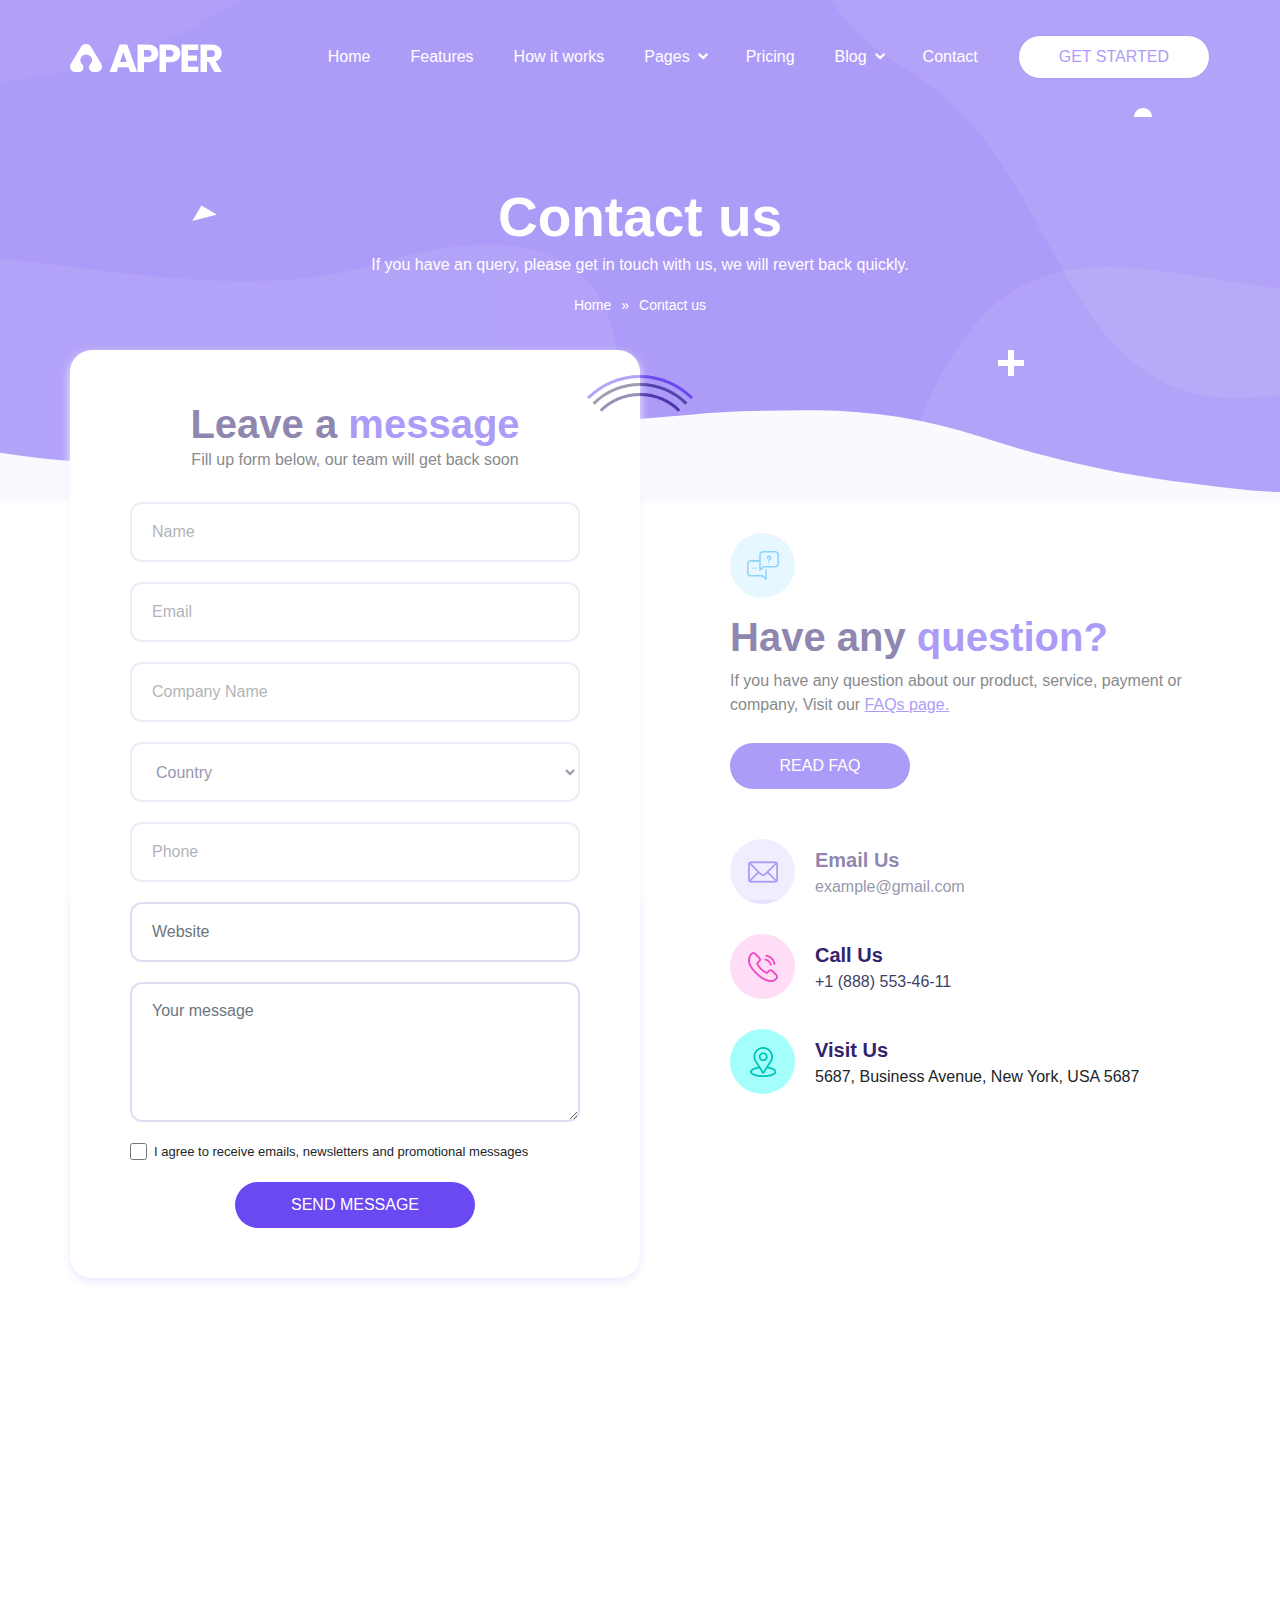
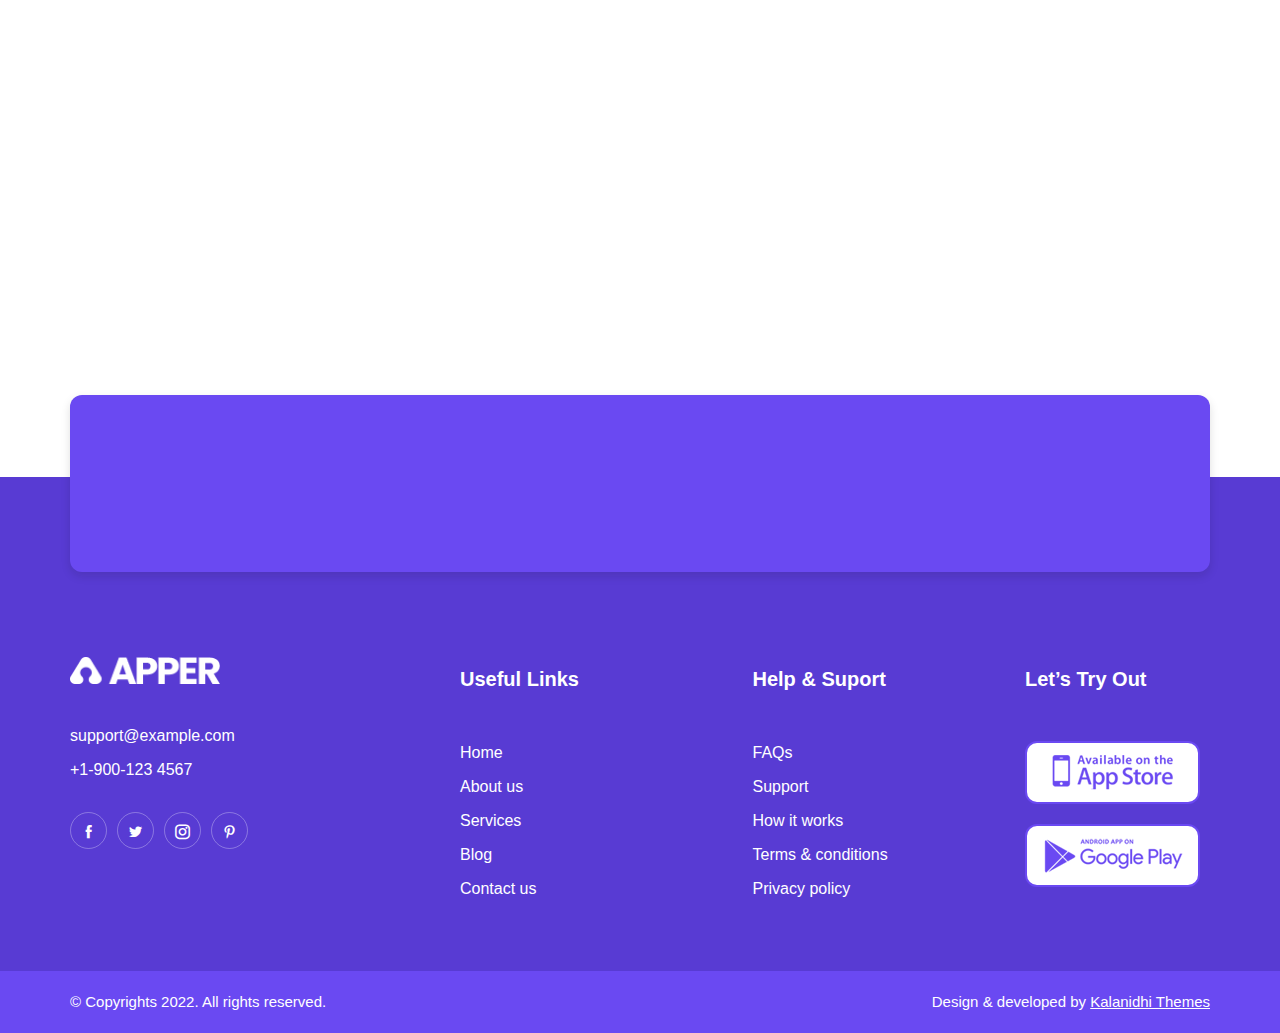
<file: contact.html>
<!DOCTYPE html>
<html lang="en">

<head>

  <meta charset="UTF-8">
  <meta http-equiv="X-UA-Compatible" content="IE=edge">
  <meta name="viewport" content="width=device-width, initial-scale=1.0">
  <title>Contact us</title>

  <!-- icofont-css-link -->
  <link rel="stylesheet" href="css/icofont.min.css">
  <!-- Owl-Carosal-Style-link -->
  <link rel="stylesheet" href="css/owl.carousel.min.css">
  <!-- Bootstrap-Style-link -->
  <link rel="stylesheet" href="css/bootstrap.min.css">
  <!-- Aos-Style-link -->
  <link rel="stylesheet" href="css/aos.css">
  <!-- Coustome-Style-link -->
  <link rel="stylesheet" href="css/style.css">
  <!-- Responsive-Style-link -->
  <link rel="stylesheet" href="css/responsive.css">
  <!-- Favicon -->
  <link rel="shortcut icon" href="images/favicon.png" type="image/x-icon">

</head>

<body>

  <!-- Page-wrapper-Start -->
  <div class="page_wrapper">

    <!-- Preloader -->
    <div id="preloader">
      <div id="loader"></div>
    </div>

    <!-- Header Start -->
    <header class="white_header">
      <!-- container start -->
      <div class="container">
        <!-- navigation bar -->
        <nav class="navbar navbar-expand-lg">
           <a class="navbar-brand" href="index.html">
            <img src="images/footer_logo.png" alt="image">
          </a>
          <button class="navbar-toggler" type="button" data-toggle="collapse" data-target="#navbarSupportedContent"
            aria-controls="navbarSupportedContent" aria-expanded="false" aria-label="Toggle navigation">
            <span class="navbar-toggler-icon">
              <!-- <i class="icofont-navigation-menu ico_menu"></i> -->
              <div class="toggle-wrap">
                <span class="toggle-bar"></span>
              </div>
            </span>
          </button>

          <div class="collapse navbar-collapse" id="navbarSupportedContent">
            <ul class="navbar-nav ml-auto">
              <li class="nav-item active">
                <a class="nav-link" href="index.html">Home</a>
              </li>
              <li class="nav-item">
                <a class="nav-link" href="index.html#features">Features</a>
              </li>
              <li class="nav-item">
                <a class="nav-link" href="index.html#how_it_work">How it works</a>
              </li>

              <!-- secondery menu start -->
              <li class="nav-item has_dropdown">
                <a class="nav-link" href="#">Pages</a>
                <span class="drp_btn"><i class="icofont-rounded-down"></i></span>
                <div class="sub_menu">
                  <ul>
                    <li><a href="about.html">About Us</a></li>
                    <li><a href="reviews.html">Reviews</a></li>
                    <li><a href="contact.html">Contact Us</a></li>
                    <li><a href="faq.html">Faq</a></li>
                    <li><a href="sign-in.html">Sign In</a></li>
                    <li><a href="sign-up.html">Sign Up</a></li>
                    <li><a href="blog-list.html">Blog List</a></li>
                    <li><a href="blog-single.html">Blog Single</a></li>
                  </ul>
                </div>
              </li>
              <!-- secondery menu end -->

              <li class="nav-item">
                <a class="nav-link" href="pricing.html">Pricing</a>
              </li>

              <!-- secondery menu start -->
              <li class="nav-item has_dropdown">
                <a class="nav-link" href="#">Blog</a>
                <span class="drp_btn"><i class="icofont-rounded-down"></i></span>
                <div class="sub_menu">
                  <ul>
                    <li><a href="blog-list.html">Blog List</a></li>
                    <li><a href="blog-single.html">Blog Single</a></li>
                  </ul>
                </div>
              </li>
              <!-- secondery menu end -->
              
              <li class="nav-item">
                <a class="nav-link" href="contact.html">Contact</a>
              </li>
              <li class="nav-item">
                <a class="nav-link dark_btn" href="contact.html">GET STARTED</a>
              </li>
            </ul>
          </div>
        </nav>
        <!-- navigation end -->
      </div>
      <!-- container end -->
    </header>


    <!-- BredCrumb-Section -->
    <div class="bred_crumb">
      <div class="container">
        <!-- shape animation  -->
        <span class="banner_shape1"> <img src="images/banner-shape1.png" alt="image" > </span>
        <span class="banner_shape2"> <img src="images/banner-shape2.png" alt="image" > </span>
        <span class="banner_shape3"> <img src="images/banner-shape3.png" alt="image" > </span>
        
        <div class="bred_text">
          <h1>Contact us</h1>
          <p>If you have an query, please get in touch with us, we will revert back quickly.</p>
          <ul>
            <li><a href="index.html">Home</a></li>
            <li><span>»</span></li>
            <li><a href="contact.html">Contact us</a></li>
          </ul>
        </div>
      </div>
    </div>  
    

    <!-- Contact Us Section Start -->
    <section class="contact_page_section">
      <div class="container">
          <div class="contact_inner">
              <div class="contact_form">
                <div class="section_title">
                    <h2>Leave a <span>message</span></h2>
                    <p>Fill up form below, our team will get back soon</p>
                </div>
                  <form action="">
                    <div class="form-group">
                        <input type="text" placeholder="Name" class="form-control">
                    </div>
                    <div class="form-group">
                        <input type="email" placeholder="Email" class="form-control">
                    </div>
                    <div class="form-group">
                        <input type="text" placeholder="Company Name" class="form-control">
                    </div>
                    <div class="form-group">
                        <select class="form-control">
                          <option value="">Country</option>
                        </select>
                    </div>
                    <div class="form-group">
                        <input type="text" placeholder="Phone" class="form-control">
                    </div>
                    <div class="form-group">
                        <input type="text" placeholder="Website" class="form-control">
                    </div>
                    <div class="form-group">
                        <textarea class="form-control" placeholder="Your message"></textarea>
                    </div>
                    <div class="form-group term_check">
                      <input type="checkbox" id="term">
                      <label for="term">I agree to receive emails, newsletters and promotional messages</label>
                    </div>
                    <div class="form-group mb-0">
                      <button type="submit" class="btn puprple_btn">SEND MESSAGE</button>
                    </div>
                  </form>
              </div>
              <div class="contact_info">
                  <div class="icon"><img src="images/contact_message_icon.png" alt="image"></div>
                  <div class="section_title">
                    <h2>Have any <span>question?</span></h2>
                    <p>If you have any question about our product, service, payment or company, Visit our <a href="#">FAQs page.</a></p>
                  </div>
                  <a href="#" class="btn puprple_btn">READ FAQ</a>
                  <ul class="contact_info_list">
                    <li>
                      <div class="img">
                        <img src="images/mail_icon.png" alt="image">
                      </div>
                      <div class="text">
                        <span>Email Us</span>
                        <a href="mailto:example@gmail.com">example@gmail.com</a>
                      </div>
                    </li>
                    <li>
                      <div class="img">
                        <img src="images/call_icon.png" alt="image">
                      </div>
                      <div class="text">
                        <span>Call Us</span>
                        <a href="tel:+1(888)553-46-11">+1 (888) 553-46-11</a>
                      </div>
                    </li>
                    <li>
                      <div class="img">
                        <img src="images/location_icon.png" alt="image">
                      </div>
                      <div class="text">
                        <span>Visit Us</span>
                        <p>5687, Business Avenue, New York, USA 5687</p>
                      </div>
                    </li>
                  </ul>
              </div>
          </div>
      </div>
    </section>
    <!-- Contact Us Section End -->


    <!-- Map Section Start -->
    <section class="row_am map_section">
      <div class="container">
          <div class="map_inner">
            <iframe src="https://www.google.com/maps/embed?pb=!1m18!1m12!1m3!1d387190.2799160891!2d-74.25987584510595!3d40.69767006338158!2m3!1f0!2f0!3f0!3m2!1i1024!2i768!4f13.1!3m3!1m2!1s0x89c24fa5d33f083b%3A0xc80b8f06e177fe62!2sNew%20York%2C%20NY%2C%20USA!5e0!3m2!1sen!2sin!4v1664399300741!5m2!1sen!2sin" width="100%" height="510" style="border:0;" allowfullscreen="" loading="lazy" referrerpolicy="no-referrer-when-downgrade"></iframe>
          </div>
      </div>
    </section>
    <!-- Map Section End -->


    <!-- News-Letter-Section-Start -->
    <section class="newsletter_section">
      <!-- container start -->
      <div class="container">
        <div class="newsletter_box">
          <div class="section_title" data-aos="fade-in" data-aos-duration="1500" data-aos-delay="100">
            <!-- h2 -->
            <h2>Subscribe newsletter</h2>
            <!-- p -->
            <p>Be the first to recieve all latest post in your inbox</p>
          </div>
          <form action="" data-aos="fade-in" data-aos-duration="1500" data-aos-delay="100">
            <div class="form-group">
              <input type="email" class="form-control" placeholder="Enter your email">
            </div>
            <div class="form-group">
              <button class="btn">SUBMIT</button>
            </div>
          </form>
        </div>
      </div>
      <!-- container end -->
    </section>
    <!-- News-Letter-Section-end -->


    <!-- Footer-Section start -->
    <footer>
      <div class="top_footer has_bg">
        <!-- container start -->
        <div class="container">
          <!-- row start -->
          <div class="row">
            <!-- footer link 1 -->
            <div class="col-lg-4 col-md-6 col-12">
              <div class="abt_side">
                <div class="logo"> <img src="images/footer_logo.png" alt="image"></div>
                <ul>
                  <li><a href="#">support@example.com</a></li>
                  <li><a href="#">+1-900-123 4567</a></li>
                </ul>
                <ul class="social_media">
                  <li><a href="#"><i class="icofont-facebook"></i></a></li>
                  <li><a href="#"><i class="icofont-twitter"></i></a></li>
                  <li><a href="#"><i class="icofont-instagram"></i></a></li>
                  <li><a href="#"><i class="icofont-pinterest"></i></a></li>
                </ul>
              </div>
            </div>

            <!-- footer link 2 -->
            <div class="col-lg-3 col-md-6 col-12">
              <div class="links">
                <h3>Useful Links</h3>
                <ul>
                  <li><a href="index.html">Home</a></li>
                  <li><a href="#">About us</a></li>
                  <li><a href="#">Services</a></li>
                  <li><a href="#">Blog</a></li>
                  <li><a href="#">Contact us</a></li>
                </ul>
              </div>
            </div>

            <!-- footer link 3 -->
            <div class="col-lg-3 col-md-6 col-12">
              <div class="links">
                <h3>Help & Suport</h3>
                <ul>
                  <li><a href="#">FAQs</a></li>
                  <li><a href="#">Support</a></li>
                  <li><a href="#">How it works</a></li>
                  <li><a href="#">Terms & conditions</a></li>
                  <li><a href="#">Privacy policy</a></li>
                </ul>
              </div>
            </div>

            <!-- footer link 4 -->
            <div class="col-lg-2 col-md-6 col-12">
              <div class="try_out">
                <h3>Let’s Try Out</h3>
                <ul class="app_btn">
                  <li>
                    <a href="#">
                      <img src="images/appstore_blue.png" alt="image">
                    </a>
                  </li>
                  <li>
                    <a href="#">
                      <img src="images/googleplay_blue.png" alt="image">
                    </a>
                  </li>
                </ul>
              </div>
            </div>
          </div>
          <!-- row end -->
        </div>
        <!-- container end -->
      </div>

      <!-- last footer -->
      <div class="bottom_footer">
        <!-- container start -->
        <div class="container">
          <!-- row start -->
          <div class="row">
            <div class="col-md-6">
              <p>© Copyrights 2022. All rights reserved.</p>
            </div>
            <div class="col-md-6">
              <p class="developer_text">Design & developed by <a href="https://themeforest.net/user/kalanidhithemes" target="blank">Kalanidhi Themes</a></p>
            </div>
          </div>
          <!-- row end -->
        </div>
        <!-- container end -->
      </div>

      <!-- go top button -->
      <div class="go_top">
        <span><img src="images/go_top.png" alt="image"></span>
      </div>
    </footer>
    <!-- Footer-Section end -->
    
  </div>
  <!-- Page-wrapper-End -->

  <!-- Jquery-js-Link -->
  <script src="js/jquery.js"></script>
  <!-- owl-js-Link -->
  <script src="js/owl.carousel.min.js"></script>
  <!-- bootstrap-js-Link -->
  <script src="js/bootstrap.min.js"></script>
  <!-- aos-js-Link -->
  <script src="js/aos.js"></script>
  <!-- main-js-Link -->
  <script src="js/main.js"></script>

</body>

</html>
</file>
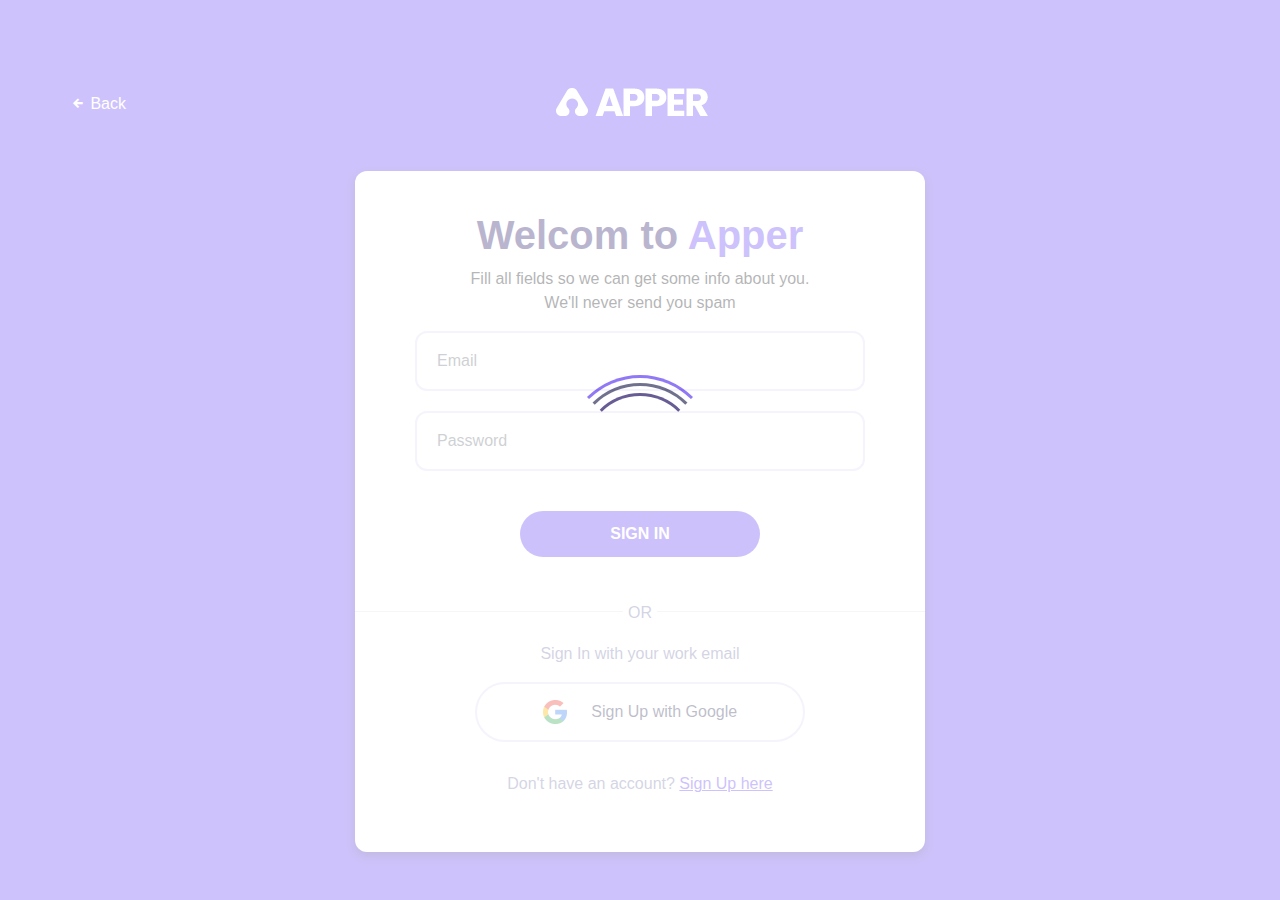
<file: sign-in.html>
<!DOCTYPE html>
<html lang="en">

<head>

  <meta charset="UTF-8">
  <meta http-equiv="X-UA-Compatible" content="IE=edge">
  <meta name="viewport" content="width=device-width, initial-scale=1.0">
  <title>Sign In</title>

  <!-- icofont-css-link -->
  <link rel="stylesheet" href="css/icofont.min.css">
  <!-- Bootstrap-Style-link -->
  <link rel="stylesheet" href="css/bootstrap.min.css">
  <!-- Aos-Style-link -->
  <link rel="stylesheet" href="css/aos.css">
  <!-- Coustome-Style-link -->
  <link rel="stylesheet" href="css/style.css">
  <!-- Responsive-Style-link -->
  <link rel="stylesheet" href="css/responsive.css">
  <!-- Favicon -->
  <link rel="shortcut icon" href="images/favicon.png" type="image/x-icon">

</head>

<body>

  <!-- Page-wrapper-Start -->
  <div class="page_wrapper">

    <!-- Preloader -->
    <div id="preloader">
      <div id="loader"></div>
    </div>

    <div class="full_bg">

      <div class="container">
         <section class="signup_section">

          <div class="top_part">
            <a href="index.html" class="back_btn"><i class="icofont-arrow-left"></i> Back</a>
            <a class="navbar-brand" href="#">
              <img src="images/footer_logo.png" alt="image">
            </a>
          </div>
  
          <!-- Comment Form Section -->
          <div class="signup_form">
            <div class="section_title">
              <h2> Welcom to <span>Apper</span> </h2>
              <p>Fill all fields so we can get some info about you. <br> We'll never send you spam</p>
            </div>
            <form action="">
              <div class="form-group">
                <input type="email" class="form-control" placeholder="Email">
              </div>
              <div class="form-group">
                <input type="password" class="form-control" placeholder="Password">
              </div>
              <div class="form-group">
                <button class="btn puprple_btn" type="submit">SIGN IN</button>
              </div>
            </form>
            <p class="or_block">
              <span>OR</span>
            </p>
           <div class="or_option">
              <p>Sign In with your work email</p>
              <a href="#" class="btn google_btn"><img src="images/google.png" alt="image"> <span>Sign Up with Google</span> </a>
              <p>Don't have an account? <a href="#">Sign Up here</a></p>
           </div>
          </div>
         </section>
      </div>
      
    </div>



  </div>
  <!-- Page-wrapper-End -->

  <!-- Jquery-js-Link -->
  <script src="js/jquery.js"></script>
  <!-- bootstrap-js-Link -->
  <script src="js/bootstrap.min.js"></script>
  <!-- aos-js-Link -->
  <script src="js/aos.js"></script>
  <!-- main-js-Link -->
  <script src="js/main.js"></script>

</body>

</html>
</file>
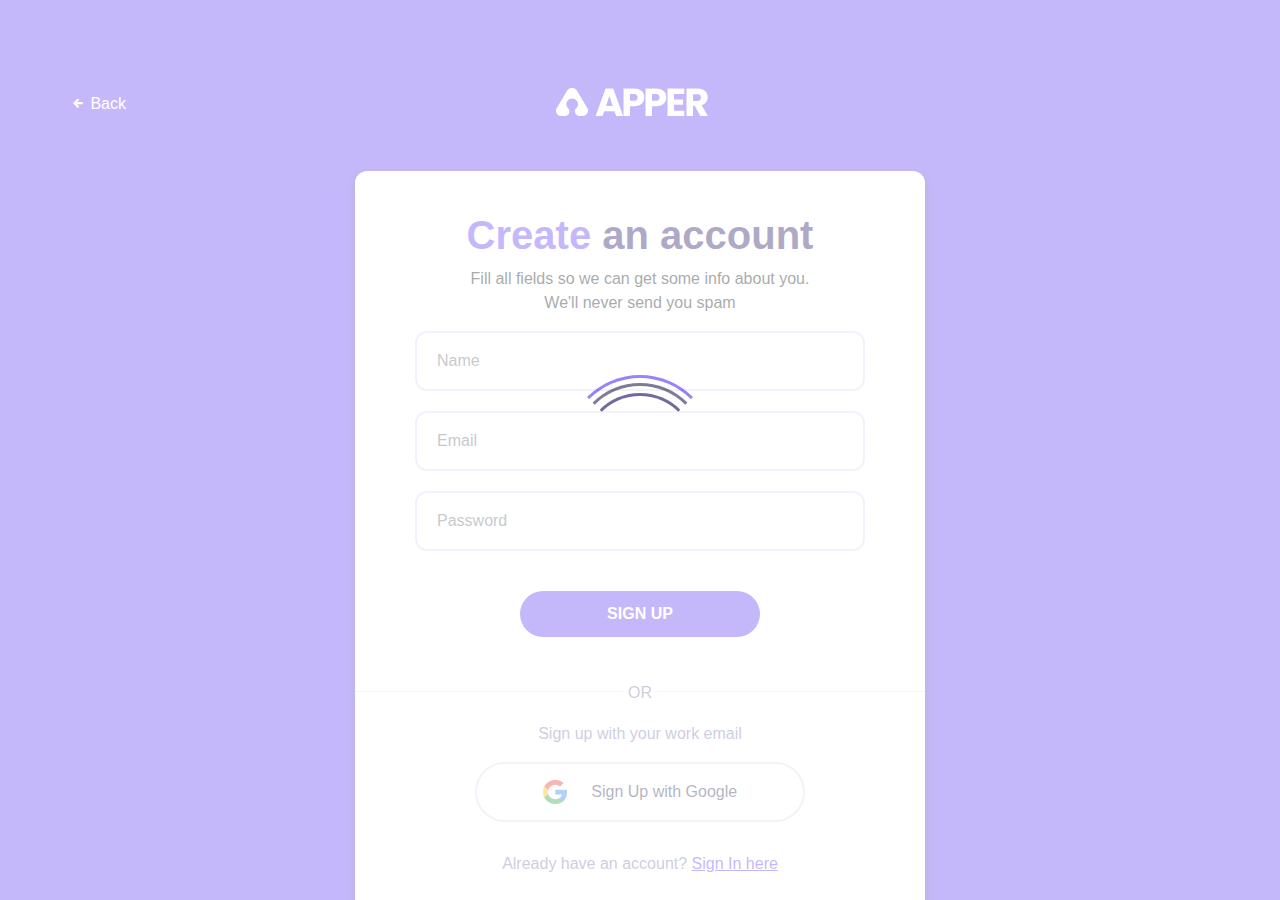
<file: sign-up.html>
<!DOCTYPE html>
<html lang="en">

<head>

  <meta charset="UTF-8">
  <meta http-equiv="X-UA-Compatible" content="IE=edge">
  <meta name="viewport" content="width=device-width, initial-scale=1.0">
  <title>Sign up</title>

  <!-- icofont-css-link -->
  <link rel="stylesheet" href="css/icofont.min.css">
  <!-- Bootstrap-Style-link -->
  <link rel="stylesheet" href="css/bootstrap.min.css">
  <!-- Aos-Style-link -->
  <link rel="stylesheet" href="css/aos.css">
  <!-- Coustome-Style-link -->
  <link rel="stylesheet" href="css/style.css">
  <!-- Responsive-Style-link -->
  <link rel="stylesheet" href="css/responsive.css">
  <!-- Favicon -->
  <link rel="shortcut icon" href="images/favicon.png" type="image/x-icon">

</head>

<body>

  <!-- Page-wrapper-Start -->
  <div class="page_wrapper">

    <!-- Preloader -->
    <div id="preloader">
      <div id="loader"></div>
    </div>

    <div class="full_bg">

      <div class="container">
         <section class="signup_section">

          <div class="top_part">
            <a href="index.html" class="back_btn"><i class="icofont-arrow-left"></i> Back</a>
            <a class="navbar-brand" href="#">
              <img src="images/footer_logo.png" alt="image">
            </a>
          </div>
  
          <!-- Comment Form Section -->
          <div class="signup_form">
            <div class="section_title">
              <h2> <span>Create</span> an account</h2>
              <p>Fill all fields so we can get some info about you. <br> We'll never send you spam</p>
            </div>
            <form action="">
              <div class="form-group">
                <input type="text" class="form-control" placeholder="Name">
              </div>
              <div class="form-group">
                <input type="email" class="form-control" placeholder="Email">
              </div>
              <div class="form-group">
                <input type="password" class="form-control" placeholder="Password">
              </div>
              <div class="form-group">
                <button class="btn puprple_btn" type="submit">SIGN UP</button>
              </div>
            </form>
            <p class="or_block">
              <span>OR</span>
            </p>
           <div class="or_option">
              <p>Sign up with your work email</p>
              <a href="#" class="btn google_btn"><img src="images/google.png" alt="image"> <span>Sign Up with Google</span> </a>
              <p>Already have an account? <a href="#">Sign In here</a></p>
           </div>
          </div>
         </section>
      </div>
      
    </div>



  </div>
  <!-- Page-wrapper-End -->

  <!-- Jquery-js-Link -->
  <script src="js/jquery.js"></script>
  <!-- bootstrap-js-Link -->
  <script src="js/bootstrap.min.js"></script>
  <!-- aos-js-Link -->
  <script src="js/aos.js"></script>
  <!-- main-js-Link -->
  <script src="js/main.js"></script>

</body>

</html>
</file>
<file: css/style.css>
/*-----------------------------------------------------------------------------------

[Table of contents]

1. Font
2. Css Variable for colors
3. Common CSS
4. Preloader CSS
5. Header - Main Navigation ( section )
6. Hero Slider ( section )
7. Trusted Logo Slider ( section )
8. Features ( section )
9. About us ( section )
10. Modern UI ( section )
11. How it works ( section )
12. Testimonials ( section )
13. Pricing ( section )
14. Faq ( section )
15. Interface ( section )
16. Download app ( section )
17. Latest story ( section )
18. Newsletter ( section )
19. Footer ( section )
20. Animation CSS ( section )


-----------------------------------------------------------------------------------*/


/* -----------Css-variable------ */

:root {
    --light-purple: #F6F4FE;
    --purple: #6A49F2;
    --bg-purple: #6A49F2;
    --dark-purple: #32236F;
    --body-text-purple: #3E3F66;
    --text-white: #ffffff;
    --bg-white: #ffffff;
    --slider-dots-color: #D4D2DD;
    --light-bg: #DFDAF3;
}





.page_wrapper {
    width: 100%;
    overflow-x: hidden;
}

a {
    text-decoration: none;
    color: var(--body-text-purple);
}

a:hover {
    text-decoration: none;
    color: var(--body-text-purple);
}

ul,
li {
    padding: 0;
    list-style-type: none;
    margin: 0;
}

button:focus,
.btn.focus,
.btn:focus {
    outline: none;
    box-shadow: none;
}

@media screen and (min-width:1200px) {
    .container {
        max-width: 1170px;
    }
}

.section_title {
    text-align: center;
}

/* section heading h2 */
.section_title h2 {
    font-size: 40px;
    font-weight: 700;
    color: var(--dark-purple);
}

.section_title h2 span {
    color: var(--purple);
}

.row_am {
    padding: 50px 0;
}

/* purple button */
.puprple_btn {
    background-color: var(--purple);
    color: var(--text-white);
    border-radius: 50px;
    padding: 10px 40px;
    position: relative;
    overflow: hidden;
    z-index: 1;
    font-weight: 500;
}

.puprple_btn::before {
    content: "";
    position: absolute;
    left: 0;
    top: 0;
    width: 0%;
    height: 100%;
    background-color: var(--bg-white);
    border-radius: 50px;
    transition: .6s all;
    z-index: -1;
}

.puprple_btn:hover::before {
    width: 100%;
}

.puprple_btn:hover {
    color: var(--purple);
}

/* white button */
.white_btn {
    padding: 10px 45px;
    border: 1px solid var(--purple);
    color: var(--purple);
    border-radius: 50px;
    background-color: var(--bg-white);
    font-weight: 700;
    position: relative;
    z-index: 1;
    overflow: hidden;
    font-weight: 500;
}

.white_btn::before {
    content: "";
    position: absolute;
    left: 0;
    top: 0;
    width: 0%;
    height: 100%;
    background-color: var(--bg-purple);
    border-radius: 50px;
    transition: .6s all;
    z-index: -1;
}

.white_btn:hover::before {
    width: 110%;
}

.white_btn:hover {
    color: var(--text-white);
}

.highlited_block .white_btn:hover {
    border-color: var(--bg-white);
}

/* slider controls */
.owl-carousel .owl-dots {
    display: flex;
    align-items: center;
    justify-content: center;
    position: relative;
    margin-top: 20px;
}

.owl-carousel .owl-dots button {
    display: block;
    width: 15px;
    height: 15px;
    background-color: var(--slider-dots-color);
    border-radius: 15px;
    margin: 0 5px;
}

.owl-carousel .owl-dots button.active {
    background-color: var(--purple);
}

/* -------------Preloader-Css-Start-------------- */

/* Preloader */
#preloader {
    position: fixed;
    top: 0;
    left: 0;
    width: 100%;
    height: 100%;
    background-color: rgba(255, 255, 255, 0.9);
    z-index: 999999;
}

#loader {
    display: block;
    position: relative;
    left: 50%;
    top: 50%;
    width: 150px;
    height: 150px;
    margin: -75px 0 0 -75px;
    border-radius: 50%;
    border: 3px solid transparent;
    border-top-color: var(--bg-purple);
    -webkit-animation: spin 2s linear infinite;
    animation: spin 2s linear infinite;
}

#loader:before {
    content: "";
    position: absolute;
    top: 5px;
    left: 5px;
    right: 5px;
    bottom: 5px;
    border-radius: 50%;
    border: 3px solid transparent;
    border-top-color: var(--body-text-purple);
    -webkit-animation: spin 3s linear infinite;
    animation: spin 3s linear infinite;
}

#loader:after {
    content: "";
    position: absolute;
    top: 15px;
    left: 15px;
    right: 15px;
    bottom: 15px;
    border-radius: 50%;
    border: 3px solid transparent;
    border-top-color: var(--dark-purple);
    -webkit-animation: spin 1.5s linear infinite;
    animation: spin 1.5s linear infinite;
}

@-webkit-keyframes spin {
    0%   {
        -webkit-transform: rotate(0deg);
        -ms-transform: rotate(0deg);
        transform: rotate(0deg);
    }
    100% {
        -webkit-transform: rotate(360deg);
        -ms-transform: rotate(360deg);
        transform: rotate(360deg);
    }
}

@keyframes spin {
    0%   {
        -webkit-transform: rotate(0deg);
        -ms-transform: rotate(0deg);
        transform: rotate(0deg);
    }
    100% {
        -webkit-transform: rotate(360deg);
        -ms-transform: rotate(360deg);
        transform: rotate(360deg);
    }
}




/* -----------Header-Css-Start------------------- */
/* header wraper */
header {
    position: absolute;
    width: 100%;
    z-index: 99999;
    transition: .4s all;
}

header.fix_style {
    position: fixed;
    top: 0;
    backdrop-filter: blur(5px);
    background-color: rgba(106, 73, 242, 0.9);
    padding: 15px 0;
    transition: none;
    opacity: 0;
    pointer-events: none;
}

header.fixed {
   pointer-events: all;
   opacity: 1;
   transition: .4s all;
}

header.fixed .navbar {
    padding: 0;
}

/* navigation bar */
.navbar {
    padding-left: 0;
    padding-right: 0;
    padding-top: 35px;
}

.navbar-expand-lg .navbar-nav {
    align-items: center;
}

.navbar-expand-lg .navbar-nav .nav-link {
    padding: 5px 20px;
    font-weight: 500;
    color: var(--text-white);
}

.navbar-expand-lg .navbar-nav .nav-link:hover {
    color: var(--text-white);
}

.navbar-expand-lg .navbar-nav .nav-link.dark_btn {
    color: var(--purple);
    background-color: var(--bg-white);
    font-size: 16px;
    padding: 9px 40px;
    border-radius: 25px;
    margin-left: 20px;
    position: relative;
    border: 1px solid var(--bg-purple);
}


.navbar-expand-lg .navbar-nav .nav-link.dark_btn::before, 
.navbar-expand-lg .navbar-nav .nav-link.dark_btn::after {
    content: '';
    position: absolute;
    top: 0;
    right: 0;
    bottom: 0;
    left: 0;
    width: 100%;
    height: 100%;
    border-radius: 42px;
    z-index: -1;
}

.navbar-expand-lg .navbar-nav .nav-link.dark_btn::before {
	animation: pulse-blue-medium-sm 3.5s infinite
}

.navbar-expand-lg .navbar-nav .nav-link.dark_btn::after  {
	animation: pulse-blue-small-sm 3.5s infinite
}



/* navigation bar dropdown */
.navbar-expand-lg .navbar-nav .has_dropdown {
    display: flex;
    align-items: center;
    position: relative;
    border-radius: 10px 10px 0 0;
    transition: .4s all;
}

.navbar-expand-lg .navbar-nav .has_dropdown:hover {
    background-color: var(--bg-white);
    box-shadow: 0px 4px 10px #c5c5c580;
}

.navbar-expand-lg .navbar-nav .has_dropdown .drp_btn {
    position: relative;
    right: 15px;
    color: var(--text-white);
}

.navbar-expand-lg .navbar-nav .has_dropdown .sub_menu {
    position: absolute;
    top: 100%;
    background-color: var(--bg-white);
    border-radius: 0 10px 10px 10px;
    min-width: 210px;
    max-width: 230px;
    margin-top: -10px;
    transition: .4s all;
    opacity: 0;
    pointer-events: none;
    box-shadow: 0px 4px 10px #c5c5c580;
}

.navbar-expand-lg .navbar-nav .has_dropdown .sub_menu ul {
    margin-left: 0;
    padding: 10px 20px;
}

.navbar-expand-lg .navbar-nav .has_dropdown .sub_menu ul li a {
    font-size: 15px;
    position: relative;
    transition: .4s all;
    line-height: 35px;
    font-weight: 500;
}

.navbar-expand-lg .navbar-nav .has_dropdown .sub_menu ul li a::before {
    content: "";
    width: 10px;
    height: 10px;
    display: inline-block;
    border: 2px solid var(--purple);
    border-radius: 10px;
    margin-right: 5px;
    position: absolute;
    left: -10px;
    top: 50%;
    transform: translateY(-50%);
    opacity: 0;
    transition: .4s all;
}

.navbar-expand-lg .navbar-nav .has_dropdown .sub_menu ul li a:hover {
    padding-left: 15px;
    color: var(--purple);
}

.navbar-expand-lg .navbar-nav .has_dropdown .sub_menu ul li a:hover::before {
    opacity: 1;
    left: 0;
}

.navbar-expand-lg .navbar-nav .has_dropdown:hover>a,
.navbar-expand-lg .navbar-nav .has_dropdown:hover>.drp_btn {
    color: var(--purple);
}

.navbar-expand-lg .navbar-nav .has_dropdown:hover .sub_menu {
    opacity: 1;
    pointer-events: all;
    margin-top: -1px;
}

/* navigation toggle menu */
.toggle-wrap {
    padding: 10px;
    position: relative;
    cursor: pointer;
    
    /*disable selection*/
    -webkit-touch-callout: none;
      -webkit-user-select: none;
      -khtml-user-select: none;
      -moz-user-select: none;
      -ms-user-select: none;
      user-select: none;
  }

  .toggle-bar,
  .toggle-bar::before,
  .toggle-bar::after,
  .toggle-wrap.active .toggle-bar,
  .toggle-wrap.active .toggle-bar::before,
  .toggle-wrap.active .toggle-bar::after {
      -webkit-transition: all .2s ease-in-out;
      -moz-transition: all .2s ease-in-out;
      -o-transition: all .2s ease-in-out;
      transition: all .2s ease-in-out;
  }

  .toggle-bar {
      width: 25px;
      margin: 10px 0;
      position: relative;
      border-top: 4px solid var(--bg-white);
      display: block;
  }

  .toggle-bar::before,
  .toggle-bar::after {
      content: "";
      display: block;
      background: var(--bg-white);
      height: 4px;
      width: 30px;
      position: absolute;
      top: -12px;
      right: 0px;
      -ms-transform: rotate(0deg);
      -webkit-transform: rotate(0deg);
      transform: rotate(0deg);
      -ms-transform-origin: 13%;
      -webkit-transform-origin: 13%;
      transform-origin: 13%;
  }

  .toggle-bar::after {
    top: 4px;
  }

  .toggle-wrap.active .toggle-bar {
    border-top: 6px solid transparent;
  }

  .toggle-wrap.active .toggle-bar::before {
      -ms-transform: rotate(45deg);
      -webkit-transform: rotate(45deg);
      transform: rotate(45deg);
  }

  .toggle-wrap.active .toggle-bar::after {
      -ms-transform: rotate(-45deg);
      -webkit-transform: rotate(-45deg);
      transform: rotate(-45deg);
  }


/* ---------Hero-banner-Css-Start------------------ */
/* hero banner wraper */
.banner_section {
    padding-top: 180px;
    position: relative;
    background: #6a49f2;
}

.banner_section .container {
    position: relative;
}

/* wave backgound after banner */
.banner_section::after {
    /*content: "";
    display: block;
    background-image: url(../images/banner-shape.svg);
    background-size: cover;
    background-repeat: no-repeat;
    width: 100%;
    height: 200px;
    background-position: center;
    margin-top: -50px;*/
}

.banner_section .row {
    align-items: center;
}

/* hero banner text */
.banner_section .banner_text {
    margin-top: -50px;
}

/* hero banner heading h1 */
.banner_section .banner_text h1 {
    font-size: 55px;
    color: var(--text-white);
    letter-spacing: -1.5px;
    font-weight: 700;
}

.banner_section .banner_text h1 span {
    color: var(--text-white);
}

.banner_section .banner_text p {
    color: var(--text-white);
}

/* hero banner button */
.banner_section .app_btn {
    display: flex;
    align-items: center;
    margin: 30px 0;
}

/* hero banner list */
.banner_section .app_btn li a {
    display: block;
    padding: 12px 30px;
    background-color: var(--bg-white);
    border: 2px solid var(--purple);
    position: relative;
    border-radius: 12px;
    transition: .4s all;
}

.banner_section .app_btn li:last-child {
    margin-left: 25px;
}

.banner_section .app_btn li a img {
    transition: .4s all;
}

.banner_section .app_btn li a .white_img {
    position: absolute;
    left: 50%;
    transform: translateX(-50%);
    opacity: 0;
}

.banner_section .app_btn li a:hover {
    background-color: var(--purple);
    border: 2px solid var(--bg-white);
}

.banner_section .app_btn li a:hover .blue_img {
    opacity: 0;
}

.banner_section .app_btn li a:hover .white_img {
    opacity: 1;
}

/* hero banner users */
.banner_section .used_app {
    display: flex;
    align-items: center;
    margin-top: 35px;
}

.banner_section .used_app ul {
    display: flex;
    align-items: center;
    margin-right: 10px;
}

.banner_section .used_app ul li:not(:first-child) {
    margin-left: -15px;
}

.banner_section .used_app p {
    font-size: 15px;
    line-height: 19px;
    margin-bottom: 0;
    color: var(--text-white);
}

/* hero banner images */
.banner_section .banner_image {
    display: flex;
    position: relative;
    width: 100%;
}

.banner_section .banner_image img{
    max-width: 100%;
}


.owl-carousel .owl-item img {
    max-width: 100%;
    width: auto;
}


/* hero banner shape animation */
.banner_section .banner_shape1, .banner_shape2, .banner_shape3 { 
    position: absolute; }

.banner_section .banner_shape1 {
    top: 200px;
    left: -15%;
    animation: mymove 10s infinite;
}

.banner_section .banner_shape2 {
    top: 100px;
    right: -10%;
    animation: mymove 5s infinite;
}

.banner_section .banner_shape3 {
    top: 400px;
    right: -20%;
    animation: mymove 3s infinite;
}


@keyframes mymove {
  50% {transform: rotate(180deg);}
}



/* ------------Trusted-Section-Css-Start----------- */

/* trusted logos wraper */
.trusted_section {
    margin-top: 40px;
}

.trusted_section .company_logos {
    padding-top: 20px;
}

.trusted_section .company_logos img {
    filter: grayscale(1);
    margin: 0 auto;
    transition: .4s all;
}

.trusted_section .company_logos img:hover {
    filter: grayscale(0);
}



/* ----------Feature-Detail-Section-start------ */

/* features section wraper */
.features_section .feature_detail {
    background-color: var(--bg-white);
    border-radius: 30px;
    position: relative;
    display: flex;
    justify-content: space-between;
    margin-top: 120px;
    padding-top: 60px;
    padding-bottom: 20px;
    box-shadow: 0px 4px 30px #EDE9FE;
}

/* features section image */
.features_section .feature_detail .feature_img {
    position: absolute;
    left: 50%;
    transform: translateX(-50%);
    top: -75px;
}

.features_section .feature_detail .feature_img img {
    max-width: 100%;
}

/* features section box */

.features_section .feature_detail .feature_box {
    max-width: 410px;
}

.features_section .feature_detail .feature_box .data_block {
    margin-bottom: 50px;
}

.features_section .feature_detail .feature_box .data_block h4 {
    font-size: 20px;
    color: var(--dark-purple);
    font-weight: 600;
}

.features_section .feature_detail .left_data {
    text-align: right;
    padding-left: 130px;
}

.features_section .feature_detail .right_data {
    padding-right: 130px;
}

.features_section .feature_detail .left_data .data_block .icon {
    margin-right: -15px;
}

.features_section .feature_detail .right_data .data_block .icon {
    margin-left: -15px;
}

.features_section .container {
    max-width: 1370px;
}



/* -----------------About-App-Section-Css-Start------------------ */

/* about us section wraper */
.about_app_section .about_img {
    display: flex;
    align-items: center;
    position: relative;
}

/* about us section images*/
.about_app_section .about_img img {
    max-width: 100%;
}

.about_app_section .about_img::before {
    content: "";
    position: absolute;
    left: 38%;
    top: 50%;
    transform: translate(-50%, -50%);
    width: 500px;
    height: 500px;
    background-color: var(--bg-white);
    border-radius: 100%;
    z-index: -1;
}

.about_app_section .about_img .screen_img {
    margin-left: -135px;
    margin-top: 110px;
}

.about_app_section .about_text .section_title {
    text-align: left;
}

.about_app_section .about_text .section_title h2 {
    margin-bottom: 15px;
}

/* about us section  statastics nomber */
.about_app_section .about_text .app_statstic {
    display: flex;
    flex-wrap: wrap;
    justify-content: space-between;
    margin-bottom: 10px;
    margin-top: 40px;
}

.about_app_section .about_text .app_statstic li {
    width: 248px;
    background-color: var(--bg-white);
    margin-bottom: 30px;
    display: flex;
    align-items: center;
    border-radius: 12px;
    padding: 15px 10px;
    padding-left: 35px;
    box-shadow: 0px 4px 10px #EDE9FE;
}

.about_app_section .about_text .app_statstic li .icon {
    margin-right: 9px;
}

.about_app_section .about_text .app_statstic li p {
    margin-bottom: 0;
    line-height: 1;
    color: var(--dark-purple);
}

.about_app_section .about_text .app_statstic li p:first-child {
    font-size: 40px;
    font-weight: 600;
    margin-bottom: 3px;
}


/* -------------Modern-Ui-Section-Css-Start---------------- */
/* modern ui section wraper */
.modern_ui_section .row {
    align-items: center;
}

.modern_ui_section .design_block {
    margin-top: 45px;
}

/* modern ui text */
.modern_ui_section .section_title {
    text-align: left;
}

.modern_ui_section .ui_text {
    padding-right: 75px;
}

/* modern ui list */
.modern_ui_section .design_block li {
    padding-left: 40px;
    position: relative;
    margin-bottom: 25px;
}

.modern_ui_section .design_block li::before {
    content: "";
    position: absolute;
    left: 0;
    top: 5px;
    background-image: url(../images/right_icon.png);
    width: 22px;
    height: 22px;
    background-repeat: no-repeat;
    background-position: center;
    background-size: contain;
}

.modern_ui_section .design_block li h4 {
    font-size: 20px;
    color: var(--dark-purple);
    font-weight: 600;
    margin-bottom: 8px;
}

.modern_ui_section .design_block li p {
    margin-bottom: 0;
}

/* modern ui images */
.modern_ui_section .ui_images {
    display: flex;
    position: relative;
}

.modern_ui_section .ui_images::before {
    content: "";
    position: absolute;
    left: 50%;
    top: 50%;
    transform: translate(-50%, -50%);
    width: 570px;
    height: 570px;
    border-radius: 100%;
    background-color: var(--bg-white);
    z-index: -1;
}

.modern_ui_section .ui_images .right_img img:nth-child(3) {
    margin-left: -140px;
    margin-top: -20px;
}

.modern_ui_section .ui_images .right_img img:nth-child(2) {
    margin-left: -90px;
    margin-top: -20px;
}

.modern_ui_section .ui_images .right_img img:nth-child(1) {
    position: relative;
    top: 15px;
    z-index: 99;
    margin-left: -15px;
}


/* -------------How_It_Works-Section-Css-Start------------------ */

/* how it works wraper */
.how_it_works .container {
    max-width: 1370px;
}

.how_it_works .how_it_inner {
    background-color: var(--bg-white);
    padding: 70px 0;
    padding-bottom: 250px;
    border-radius: 30px;
    box-shadow: 0px 4px 30px #EDE9FE;
}

/* how it works list */
.how_it_works .step_block ul {
    max-width: 1080px;
    margin: 0 auto;
    padding: 10px;
}

.how_it_works .step_block ul li {
    display: flex;
    align-items: center;
    justify-content: space-between;
    position: relative;
    margin-bottom: 50px;
}

.how_it_works .step_block ul li::before {
    content: "";
    position: absolute;
    left: 50%;
    top: 50px;
    transform: translateX(-50%);
    width: 4px;
    height: calc(100% + 100px);
    background-color: var(--light-bg);
}

.how_it_works .step_block ul li:first-child::after {
    content: "";
    position: absolute;
    left: 50%;
    top: 0;
    transform: translateX(-50%);
    width: 14px;
    height: 14px;
    background-color: var(--light-bg);
    border-radius: 15px;
}

.how_it_works .step_block ul li:first-child::before {
    top: 0;
}

.how_it_works .step_block ul li:last-child::before {
    height: 50%;
    top: 0;
}

.how_it_works .step_block ul li .step_text,
.how_it_works .step_block ul li .step_img {
    width: 360px;
    text-align: right;
}

/* how it works image */
.how_it_works .step_block ul li .step_img img {
    max-width: 100%;
}

/* how it works heading h4 */
.how_it_works .step_block ul li .step_text h4 {
    font-size: 20px;
    font-weight: 600;
}

.how_it_works .step_block ul li .step_text .app_icon {
    margin-bottom: 10px;
}

.how_it_works .step_block ul li .step_text .app_icon a {
    display: inline-block;
    width: 40px;
    height: 40px;
    border-radius: 100%;
    background-color: var(--light-bg);
    color: var(--text-white);
    font-size: 20px;
    text-align: center;
    line-height: 40px;
    transition: .4s all;
}

.how_it_works .step_block ul li .step_text .app_icon a:hover {
    background-color: var(--purple);
}

.how_it_works .step_block ul li .step_text span {
    font-weight: 600;
}

.how_it_works .step_block ul li .step_text span a {
    color: var(--purple);
    text-decoration: underline;
}

.how_it_works .step_block ul li:nth-child(2) {
    flex-direction: row-reverse;
}

.how_it_works .step_block ul li:nth-child(2) .step_text,
.how_it_works .step_block ul li:nth-child(2) .step_img {
    text-align: left;
}

/* how it works numbers */
.how_it_works .step_block ul li .step_number {
    background-image: url(../images/icon_bg.png);
    background-size: cover;
    background-repeat: no-repeat;
    background-position: center;
    width: 110px;
    height: 110px;
    display: flex;
    justify-content: center;
    align-items: center;
    position: relative;
}

/* how it works numbers heading h3 */
.how_it_works .step_block ul li .step_number h3 {
    font-size: 30px;
    font-weight: 600;
}

/* how it works video  */
.how_it_works .yt_video {
    max-width: 1170px;
    margin: 0 auto;
    margin-top: -200px;
    position: relative;
    overflow: hidden;
}


.how_it_works .yt_video .thumbnil {
    position: relative;
}

.how_it_works .yt_video .thumbnil img {
    max-width: 100%;
}

.how_it_works .yt_video .thumbnil a {
    position: absolute;
    left: 50%;
    top: 50%;
    transform: translate(-50%, -50%);
    text-align: center;
    color: var(--text-white);
    font-weight: 600;
    z-index: 999;
    cursor: pointer;
}

.how_it_works .yt_video .thumbnil a span {
    display: block;
    font-weight: 700;
    font-size: 30px;
}

.how_it_works .yt_video .thumbnil a .play_btn {
    background-color: rgba(255, 255, 255, 0.1);
    width: 96px;
    height: 96px;
    border-radius: 100px;
    text-align: center;
    margin: 0 auto;
    line-height: 96px;
    position: relative;
    display: block;
    margin-bottom: 40px;
}

.how_it_works .yt_video .thumbnil a .play_btn img {
    width: 50px;
    position: relative;
    z-index: 999;
}

/* how it works video model   */
.modal {
    z-index: 999999;
}

.modal-backdrop.show {
    z-index: 99999;
    opacity: .7;
}

.youtube-video .modal-dialog {
    position: absolute;
    left: 0;
    right: 0;
    top: 0;
    bottom: 0;
    margin: auto;
    width: 100%;
    padding: 0 15px;
    height: 100%;
    max-width: 1240px !important;
    display: flex;
    flex-direction: column;
    justify-content: center;
}

#video-container {
    position: relative;
    padding-bottom: 50%;
    padding-top: 30px;
    height: 0;
    overflow: hidden;
}

iframe#youtubevideo {
    position: absolute;
    top: 0;
    left: 0;
    height: 100%;
    width: 100%;
}
.youtube-video .modal-footer {
    border: none;
    text-align: center;
    display: block;
    padding: 0;
}

.youtube-video .modal-content {
    background: none !important;
    border: none;
}

#close-video {
    color: #fff;
    font-size: 30px;
}

/* video banner shape animation */
.thumbnil .banner_shape1, .banner_shape2, .banner_shape3 { 
    position: absolute; }

.thumbnil .banner_shape1 {
    top: 100px;
    left: 10%;
    animation: mymove 10s infinite;
}

.thumbnil .banner_shape2 {
    bottom: 50px;
    left: 20%;
    animation: mymove 5s infinite;
}

.thumbnil .banner_shape3 {
    top: 40px;
    right: 8%;
    animation: mymove 3s infinite;
}


@keyframes mymove {
  50% {transform: rotate(180deg);}
}


/* ------------Testimonial-Slider-Css-Start------------- */
/* testimonials wraper  */
#testimonial_slider {
    max-width: 550px;
    margin: 0 auto;
}

.testimonial_section .testimonial_block {
    background-image: url(../images/testimonial_bg.png);
    background-size: cover;
    background-position: center;
    position: relative;
    margin-top: 65px;
}

.testimonial_section .testimonial_block .testimonial_slide_box {
    text-align: center;
    width: 430px;
    padding: 10px;
    margin: 0 auto;
}

/* testimonials rating  */
.testimonial_section .testimonial_block .rating span {
    color: #FC9400;
    font-size: 18px;
}

.testimonial_section .testimonial_block .testimonial_slide_box .review {
    margin-top: 10px;
    margin-bottom: 30px;
}

/* testimonials image  */
.testimonial_section .testimonial_block .testimonial_slide_box .testimonial_img img {
    margin: 0 auto;
}

/* testimonials heading h3 */
.testimonial_section .testimonial_block .testimonial_slide_box h3 {
    font-size: 20px;
    font-weight: 600;
    margin-bottom: 0;
    margin-top: 10px;
}

.testimonial_section .testimonial_block .testimonial_slide_box .designation {
    font-size: 15px;
}

/* testimonials total review */
.testimonial_section .total_review {
    text-align: center;
    margin-top: 60px;
}

.testimonial_section .total_review .rating {
    display: flex;
    align-items: center;
    justify-content: center;
}

/* testimonials paragraph */
.testimonial_section .total_review .rating p {
    margin-bottom: 0;
    font-weight: 600;
    margin-left: 5px;
    color: var(--dark-purple);
}

/* testimonials heading */
.testimonial_section .total_review h3 {
    font-size: 50px;
    font-weight: 600;
    margin-bottom: 0;
    color: var(--dark-purple);
}

.testimonial_section .total_review a {
    color: var(--purple);
    font-weight: 700;
}

.testimonial_section .testimonial_block .avtar_faces {
    position: absolute;
    top: 0;
    left: 50%;
    transform: translateX(-50%);
    z-index: -1;
    width: 100%;
}

.testimonial_section .testimonial_block .avtar_faces img {
    max-width: 100%;
}


/* -------------------Pricing-Section---------------------- */

/* pricing wraper  */
.pricing_section .toggle_block {
    display: flex;
    align-items: center;
    justify-content: center;
}

/* pricing toggle button */
.pricing_section .toggle_block span {
    color: var(--dark-purple);
    font-weight: 600;
    display: block;
    margin: 0 5px;
}

.tog_btn.month_active {
    left: 35px !important;
}

.pricing_section .toggle_block span.deactive {
    color: var(--body-text-purple);
}

.pricing_section .toggle_block .offer {
    background-color: var(--bg-white);
    border-radius: 5px;
    padding: 2px 10px;
    font-weight: 400;
    font-size: 13px;
    color: var(--purple);
}

.pricing_section .toggle_block .tog_block {
    width: 70px;
    height: 35px;
    background-color: var(--bg-white);
    border-radius: 18px;
    margin: 0 10px;
    position: relative;
    cursor: pointer;
}

.pricing_section .toggle_block .tog_block .tog_btn {
    height: 23px;
    width: 23px;
    border-radius: 25px;
    display: block;
    background-color: var(--purple);
    position: absolute;
    left: 3px;
    top: 50%;
    transform: translateY(-50%);
    transition: .4s all;
}

.pricing_section .toggle_block .month.active,
.pricing_section .toggle_block .years.active {
    color: var(--purple);
}

/* pricing pannel */
.pricing_section .pricing_pannel {
    margin-top: 50px;
    display: none;
}

.pricing_section .pricing_pannel.active {
    display: block;
}

.pricing_section .pricing_pannel .pricing_block {
    text-align: center;
    background-color: var(--bg-white);
    min-height: 700px;
    border-radius: 12px;
    padding-top: 60px;
    margin-bottom: 40px;
    box-shadow: 0px 4px 30px #EDE9FE;
}

.pricing_section .pricing_pannel .pricing_block.highlited_block {
    background-color: var(--purple);
}

.pricing_section .pricing_pannel .pricing_block.highlited_block p,
.pricing_section .pricing_pannel .pricing_block.highlited_block h3,
.pricing_section .pricing_pannel .pricing_block.highlited_block span,
.pricing_section .pricing_pannel .pricing_block.highlited_block .pkg_name span {
    color: var(--text-white);
}

.pricing_section .pricing_pannel .pricing_block .icon {
    margin-bottom: 35px;
}

/* pricing box image */
.pricing_section .pricing_pannel .pricing_block .icon img {
    width: 120px;
}

/* pricing box heading h3 */
.pricing_section .pricing_pannel .pricing_block .pkg_name h3 {
    font-size: 20px;
    font-weight: 600;
    margin-bottom: 0;
}

.pricing_section .pricing_pannel .pricing_block .pkg_name span {
    color: var(--body-text-purple);
    font-size: 15px;
}

.pricing_section .pricing_pannel .pricing_block .price {
    font-size: 48px;
    color: var(--purple);
    margin: 25px 0;
    display: block;
    font-weight: 600;
}

/* pricing box list */
.pricing_section .pricing_pannel .pricing_block .benifits {
    margin-bottom: 40px;
}

.pricing_section .pricing_pannel .pricing_block .benifits li p {
    margin-bottom: 5px;
}

.pricing_section .contact_text {
    text-align: center;
    margin-bottom: 0;
}

.pricing_section .contact_text a {
    color: var(--purple);
    text-decoration: underline;
}


/* -------------FAQ-Section-Css-Start----------------- */

/* faq wraper */
.faq_section .faq_panel {
    margin-top: 40px;
}

/* faq box */
.faq_section .faq_panel .card {
    border: none;
    margin-bottom: 20px;
    border-radius: 12px;
    box-shadow: 0 4px 10px #EDE9FE;
    padding: 16px 0;
}

.faq_section .faq_panel .card:last-child {
    margin-bottom: 0;
}

.faq_section .faq_panel .card-header {
    background-color: transparent;
    border: none;
    padding-bottom: 0;
    padding-top: 0;
}

.faq_section .faq_panel .card-header .btn {
    padding: 0;
    color: var(--dark-purple);
    font-weight: 600;
    font-size: 20px;
}

.faq_section .faq_panel .card-header .btn.active {
    color: var(--purple);
}

.faq_panel .accordion button,
.faq_panel .accordion button:hover,
.faq_panel .accordion button:focus {
    text-decoration: none;
}

.faq_section .faq_panel .card-header .icon_faq {
    position: absolute;
    right: 20px;
    color: #839BC0;
}

/* faq heading h2 */
.faq_section .faq_panel .card-header h2 {
    line-height: 1;
}

/* faq paragraph */
.faq_section .faq_panel .card-body {
    padding-bottom: 0;
}


/* -----------Interface_Section-Css-Start----------------- */

/* interface wraper */
.interface_section .screen_slider {
    margin-top: 35px;
    min-height: 720px;
}

/* interface images */
.interface_section .owl-item .screen_frame_img img {
    transform: scale(.9);
    border: 2px solid #000;
    border-radius: 20px;
    transition: 1s all;
    margin: 0 auto;
}

.interface_section .owl-item.center .screen_frame_img img {
    transform: scale(1);
    border: 3px solid #000;

}


/* -----------Download_App_Section-Start------------------ */

/* download app wraper */
.free_app_section {
    padding-top: 70px;
    position: relative;
}

.free_app_section .container {
    max-width: 1370px;
}

.free_app_section .container .free_app_inner {
    background-color: var(--bg-purple);
    border-radius: 30px;
    padding: 20px 100px;
    padding-bottom: 50px;
    position: relative;
    z-index: 999999;
}

/* download app dark background */
.free_app_section .container .free_app_inner .dark_bg {
    overflow: hidden;
}

.free_app_section .container .free_app_inner .dark_bg span {
    z-index: 9999;
}

.free_app_section .container .free_app_inner .row {
    align-items: center;
}

.free_app_section .container .free_app_inner .free_text .section_title {
    text-align: left;
}

/* download app heading h2 */
.free_app_section .container .free_app_inner .free_text .section_title h2 {
    margin-bottom: 20px;
}

.free_app_section .container .free_app_inner .free_text .section_title h2,
.free_app_section .container .free_app_inner .free_text .section_title p {
    color: var(--text-white);
}

.free_app_section .container .free_app_inner .free_text .app_btn {
    display: flex;
    align-items: center;
}

.free_app_section .container .free_app_inner .free_text .app_btn li a {
    display: block;
    padding: 12px 30px;
    background-color: var(--bg-white);
    border: 2px solid var(--purple);
    position: relative;
    border-radius: 12px;
    transition: .4s all;
}

.free_app_section .container .free_app_inner .free_text .app_btn li a:hover {
    -webkit-box-shadow: 1px 4px 8px -2px rgba(0,0,0,0.5);
-moz-box-shadow: 1px 4px 8px -2px rgba(0,0,0,0.5);
box-shadow: 1px 4px 8px -2px rgba(0,0,0,0.5);
}

.free_app_section .container .free_app_inner .free_text .app_btn li:last-child {
    margin-left: 25px;
}

.free_app_section .container .free_app_inner .free_img {
    display: flex;
    align-items: center;
    margin-top: -120px;
}

.free_app_section .container .free_app_inner .free_img img:last-child {
    margin-left: -65px;
}

.purple_backdrop {
    content: "";
    position: fixed;
    left: 0;
    top: 0;
    background-color: rgba(50, 35, 111, 0.95);
    width: 100%;
    height: 100%;
    z-index: 99999;
    opacity: 0;
    transition: .4s all;
    pointer-events: none;
}

/* ---------------Latest_Story-Css-Start------------- */

/* latest story wraper */
.latest_story {
    margin-bottom: 80px;
}

/* latest story box */
.latest_story .story_box {
    background-color: var(--bg-white);
    text-align: center;
    border-radius: 10px;
    box-shadow: 0px 4px 30px #EDE9FE; 
}

/* latest story image */
.latest_story .story_box .story_img {
    position: relative;
}

.latest_story .story_box .story_img img {
    max-width: 100%;
    border-radius: 12px;

}

.latest_story .story_box .story_img span {
    position: absolute;
    left: 15px;
    top: 15px;
    font-size: 14px;
    color: var(--text-white);
}

/* latest story pargraph */
.latest_story .story_box .story_text {
    padding: 20px 30px;
}

/* latest story heading h3 */
.latest_story .story_box .story_text h3 {
    color: var(--dark-purple);
    font-size: 20px;
    margin-bottom: 15px;
    font-weight: 600;
}

/* latest story link text */
.latest_story .story_box .story_text a {
    color: var(--purple);
    margin-top: 25px;
    display: block;
    font-size: 14px;
    margin-bottom: 10px;
    font-weight: 600;
}

.latest_story .story_box .story_text a:hover {
    text-decoration:underline;
}



/* -------------Newsletter-Section-Css-Start------------- */

/* newsletter  wraper */
.newsletter_box {
    background-color: var(--bg-purple);
    padding: 50px;
    border-radius: 12px;
    box-shadow: 0 4px 10px #0c0c0c21;
    display: flex;
    justify-content: space-between;
    align-items: center;
    margin-bottom: -95px;
    position: relative;
    z-index: 99;
}

.newsletter_box .section_title {
    width: 45%;
}

.newsletter_box form {
    width: 60%;
}

/* newsletter heading h2 */
.newsletter_box .section_title h2 {
    margin-bottom: 5px;
    letter-spacing: -1px;
}

.newsletter_box .section_title h2,
.newsletter_box .section_title p {
    color: var(--text-white);
    text-align: left;
}

/* newsletter paragraph */
.newsletter_box .section_title p {
    margin-bottom: 0;
}

/* newsletter input  */
.newsletter_box form {
    display: flex;
}

.newsletter_box form .form-group {
    margin-bottom: 0;
}

.newsletter_box form .form-group .form-control {
    width: 430px;
    height: 55px;
    border-radius: 6px;
    color: var(--dark-purple);
}

.newsletter_box form .form-group .form-control::placeholder {
    color: var(--dark-purple);
}

/* newsletter button */
.newsletter_box form .form-group .btn {
    height: 55px;
    width: 170px;
    text-transform: uppercase;
    color: var(--purple);
    background-color: var(--bg-white);
    border-radius: 6px;
    margin-left: 10px;
    font-weight: 600;
    position: relative;
    overflow: hidden;
    z-index: 1;
}

.newsletter_box form .form-group .btn::before {
    content: "";
    position: absolute;
    left: 0;
    top: 0;
    width: 0%;
    height: 100%;
    background-color: var(--bg-purple);
    border-radius: 0;
    transition: .6s all;
    z-index: -1;
}

.newsletter_box form .form-group .btn:hover::before {
    width: 100%;
}

.newsletter_box form .form-group .btn:hover {
    color: var(--text-white);
}


/* ------Footer-Css-Start-------------- */
/* footer wraper */
footer {
    position: relative;
}

footer .top_footer {
    background-color: #583BD3;
    padding: 180px 0 60px 0;
    position: relative;
    overflow: hidden;
}

footer .top_footer .container{
    position: relative;
}


/* footer logo */
footer .top_footer .logo {
    margin-bottom: 40px;
}

footer .top_footer .logo img {
    width: 150px;
}

footer .top_footer .abt_side li {
    padding: 0 0 10px 0;
}

/* footer social media icon */
footer .top_footer .social_media {
    display: flex;
    margin-top: 20px;
}

/* footer link list */
footer .top_footer .social_media li a {
    display: block;
    width: 37px;
    height: 37px;
    text-align: center;
    line-height: 37px;
    font-size: 15px;
    border: 1px solid rgba(255, 255, 255, 0.3);
    border-radius: 50px;
    margin-right: 10px;
    transition: .4s all;
}

footer .top_footer .social_media li a:hover {
    background-color: var(--bg-white);
    color: var(--purple);
}

footer .top_footer .try_out {
    margin-left: -20px;
}

footer .app_btn li a {
    display: block;
    padding: 12px 10px;
    background-color: var(--bg-white);
    border: 2px solid var(--purple);
    position: relative;
    border-radius: 12px;
    transition: .4s all;
    width: 175px;
    text-align: center;
}

footer .app_btn li a:hover {
    -webkit-box-shadow: 1px 4px 8px -2px rgba(0,0,0,0.5);
    -moz-box-shadow: 1px 4px 8px -2px rgba(0,0,0,0.5);
    box-shadow: 1px 4px 8px -2px rgba(0,0,0,0.5);
}

footer .app_btn li:last-child {
    margin-top: 20px;
}

footer .bottom_footer {
    background-color: var(--bg-purple);
}

/* footer heading and text colors variable */
footer h2,
footer h3,
footer p,
footer a {
    color: var(--text-white);
}

footer a:hover {
    color: var(--text-white);
}

/* footer heading h3 */
footer h3 {
    font-size: 20px;
    font-weight: 600;
    margin-bottom: 50px;
    padding-top: 10px;
}

footer .links ul li a {
    display: block;
    margin-bottom: 10px;
}

/* footer last */
footer .bottom_footer {
    padding: 20px 0;
}

footer .bottom_footer p {
    margin-bottom: 0;
    font-size: 15px;
}

footer .bottom_footer .developer_text {
    text-align: right;
}

footer .bottom_footer .developer_text a {
    text-decoration: underline;
}

/* footer shape animation */
.top_footer .banner_shape1, .banner_shape2, .banner_shape3 { 
    position: absolute; }

.top_footer .banner_shape1 {
    top: 200px;
    left: -15%;
    animation: mymove 10s infinite;
}

.top_footer .banner_shape2 {
    top: 100px;
    right: -10%;
    animation: mymove 5s infinite;
}

.top_footer .banner_shape3 {
    top: 400px;
    right: -20%;
    animation: mymove 3s infinite;
}


@keyframes mymove {
  50% {transform: rotate(180deg);}
}


/* footer go top button */
.go_top {
    position: fixed;
    right: 30px;
    bottom: 75px;
    cursor: pointer;
    transition: .4s all;
    opacity: 0;
}

.go_top:hover {
    bottom: 80px;
}

/* -----------Animation-Css-Start-------------- */

/* animation line wraper */
.anim_line {
    width: 100%;
    height: 100%;
    position: absolute;
    top: 0;
    left: 50%;
    transform: translateX(-50%);
}

.anim_line span {
    position: absolute;
    z-index: 99999;
    top: -275px;
    animation: star_down_one 6s infinite linear;
    opacity: 0;
}

.anim_line.dark_bg {
    max-width: 1170px;
}

.anim_line.dark_bg span {
    transform: rotate(180deg);
}

.anim_line span:first-child {
    left: -17%;
    animation-delay: 3s;
}

.anim_line span:nth-child(2) {
    left: 0%;
    animation-delay: 5s;
}

.anim_line span:nth-child(3) {
    left: 17%;
    animation-delay: 1s;
}

.anim_line span:nth-child(4) {
    left: 34%;
    animation-delay: 4s;
}

.anim_line span:nth-child(5) {
    left: 51%;
    animation-delay: 7s;
}

.anim_line span:nth-child(6) {
    left: 68%;
}

.anim_line span:nth-child(7) {
    left: 85%;
    animation-delay: 3s;
}

.anim_line span:nth-child(8) {
    left: 99%;
    animation-delay: 2s;
}

.anim_line span:nth-child(9) {
    left: 117%;
    animation-delay: 5s;
}

/* footer .top_footer .anim_line span:first-child {
    left: 5%;
}

footer .top_footer .anim_line span:nth-child(2) {
    left: 13%;
} */

@keyframes star_down_one {
    0% {
        opacity: 0;
        top: -250px;
    }

    10% {
        opacity: 1;
    }

    90% {
        opacity: 1;
    }

    100% {
        top: 100%;
        opacity: 0;
    }
}




/* --------Object-Moving-Animation-Css-Start----- */
.moving_animation {
    animation: moving_object 6s infinite linear;
}

.moving_position_animatin {
    position: relative;
    animation: moving_position_animatin 6s infinite linear;
    z-index: -1;
}

.about_app_section .about_img .screen_img img {
    animation-delay: 3s;
}

.modern_ui_section .ui_images .right_img img:nth-child(3) {
    animation-delay: 3s;
}

.modern_ui_section .ui_images .right_img img:nth-child(2) {
    animation-delay: 3s;
}

.modern_ui_section .ui_images .right_img img:nth-child(1) {
    animation-delay: 3s;
}

@keyframes moving_object {
    0% {
        transform: translateY(0);
    }

    50% {
        transform: translateY(-30px);
    }

    100% {
        transform: translateY(0);
    }
}

@keyframes moving_position_animatin {
    0% {
        transform: translateY(0);
    }

    50% {
        transform: translateY(-30px);
    }

    100% {
        transform: translateY(0);
    }
}




/*------Header Btn Animation------*/
@keyframes pulse-blue-small-sm {
	0% {
		box-shadow: 0 0 0 0 rgba(255, 255, 255, 0.7);
	}

	100%,
	30% {
		box-shadow: 0 0 0 12px transparent
	}
}

@keyframes pulse-blue-medium-sm {
	0% {
		box-shadow: 0 0 0 0 rgba(255, 255, 255, 0.4);
	}

	100%,
	30% {
		box-shadow: 0 0 0 20px transparent
	}
}



/* Inner Page banner shape animation */
.bred_crumb .banner_shape1, .banner_shape2, .banner_shape3 { 
    position: absolute; }

.bred_crumb .banner_shape1 {
    top: 200px;
    left: 15%;
    animation: mymove 10s infinite;
}

.bred_crumb .banner_shape2 {
    top: 100px;
    right: 10%;
    animation: mymove 5s infinite;
}

.bred_crumb .banner_shape3 {
    top: 350px;
    right: 20%;
    animation: mymove 3s infinite;
}


/* CTA section Shape animation */

.query_section .banner_shape1, .banner_shape2, .banner_shape3 { 
    position: absolute; }

.query_section .banner_shape1 {
    top: 200px;
    left: 15%;
    animation: mymove 10s infinite;
}

.query_section .banner_shape2 {
    top: 100px;
    right: 10%;
    animation: mymove 5s infinite;
}

.query_section .banner_shape3 {
    top: 350px;
    right: 20%;
    animation: mymove 3s infinite;
}


@keyframes mymove {
  50% {transform: rotate(180deg);}
}




/* ----------Other-Page-Css-Start---------- */

/* White Header Css Satart */


.white_header .navbar-expand-lg .navbar-nav .has_dropdown:hover .drp_btn {
    color: var(--purple);
}

.white_header .navbar-expand-lg .navbar-nav .nav-link.dark_btn {
    background-color: var(--bg-white);
    color: var(--purple);
}

.white_header .navbar-expand-lg .navbar-nav .nav-link.dark_btn::before {
  /*animation: pulse-white-medium-sm 3.5s infinite*/
}

.white_header .navbar-expand-lg .navbar-nav .nav-link.dark_btn::after  {
  /*animation: pulse-white-small-sm 3.5s infinite*/
}

header.fix_style.white_header {
    background-color: #664bece0;
}


/* About Us Page Css Start */

/* Bredcrumb Css Start */
.bred_crumb {
    background-image: url(../images/bread_crumb_bg.png);
    /*background: var(--purple);*/
    background-repeat: no-repeat;
    background-size: cover;
    background-position: center;
    min-height: 500px;
    width: 100%;
    display: flex;
    align-items: center;
    position: relative;
    margin-top: 0px;
}

.bred_crumb::after {
    content: "";
    background-image: url(../images/inner_page_banner_overlay.svg);
    position: absolute;
    bottom: -1px;
    left: 0;
    background-size: cover;
    background-repeat: no-repeat;
    width: 100%;
    height: 200px;
    background-position: center;
}

.bred_crumb .bred_text {
    text-align: center;
    z-index: 1000;
    position: relative;
}

.bred_crumb .bred_text h1 {
    color: var(--text-white);
    font-size: 55px;
    font-weight: 700;
}

.bred_crumb .bred_text h1 + p {
    color: var(--text-white);
    margin-top: -5px;
}

.bred_crumb .bred_text ul {
    display: flex;
    justify-content: center;
    align-items: center;
}

.bred_crumb .bred_text ul li {
    margin: 0 5px;
}

.bred_crumb .bred_text ul li a, .bred_crumb .bred_text ul li span {
    color: var(--text-white);
    font-size: 14px;
    transition: .4s all;
}

.bred_crumb .bred_text ul li a:hover {
    text-decoration: underline;
}

.bred_crumb .bred_text .search_bar {
    margin-top: 25px;
    position: relative;
    z-index: 1000;
}

.bred_crumb .bred_text .search_bar form .form-group {
    position: relative;
    max-width: 600px;
    height: 60px;
    margin: 0 auto;
}

.bred_crumb .bred_text .search_bar form .form-group .form-control {
    width: 100%;
    height: 100%;
    border-radius: 100px;
    border: 1px solid var(--bg-purple);
    font-size: 16px;
    padding-left: 30px;
    color: var(--body-text-purple);
}

.bred_crumb .bred_text .search_bar form .form-group .form-control::placeholder {
    color: var(--body-text-purple);
}

.bred_crumb .bred_text .search_bar form .form-group .form-control:focus {
    outline: none;
    box-shadow: none;
    border-color: var(--dark-purple);
}

.bred_crumb .bred_text .search_bar form .form-group .btn {
    position: absolute;
    right: 2px;
    top: 2px;
    background-color: var(--bg-purple);
    width: 56px;
    height: 56px;
    padding: 0;
    border-radius: 100px;
    text-align: center;
    line-height: 56px;
    font-size: 23px;
    color: var(--text-white);
}

.bred_crumb .bred_text .search_bar form .form-group .btn:hover {
    background-color: var(--dark-purple);
}

/* ----About App Soluction Section--- */

.app_solution_section .row {
    align-items: center;
}

.app_solution_section .app_text .section_title {
    text-align: left;
    margin-bottom: 20px;
} 

.app_solution_section .app_text .section_title h2 {
    letter-spacing: -1px;
}

.app_solution_section .app_text p {
    padding-right: 40px;
}

.app_solution_section .app_images {
    position: relative;
}

.app_solution_section .app_images ul {
    display: flex;
    flex-wrap: wrap;
    align-items: flex-start;
    justify-content: space-between;
}

.app_solution_section .app_images ul li {
    position: relative;
}

.app_solution_section .app_images ul li a {
    position: relative;
}

.app_solution_section .app_images ul li a .play_icon {
    background-color: rgba(255, 255, 255, 0.1);
    width: 96px;
    height: 96px;
    border-radius: 100px;
    text-align: center;
    margin: 0 auto;
    line-height: 96px;
    position: absolute;
    display: block;
    top: 50%;
    left: 50%;
    transform: translate(-50% , -50%);

}

.app_solution_section .app_images ul li img {
    max-width: 100%;
}

.app_solution_section .app_images li:first-child {
    margin-bottom: 30px;
    text-align: center;
    width: 100%;
}

.app_solution_section .app_images ul li:nth-child(2) {
    left: -5px;
    cursor: pointer;
}

.app_solution_section .app_images ul li:nth-child(3) {
    right: -5px;
}

.app_solution_section .app_images::before {
    content: "";
    position: absolute;
    left: 50%;
    top: 50%;
    transform: translate(-50%, -50%);
    width: 570px;
    height: 570px;
    border-radius: 100%;
    background-color: var(--bg-white);
    z-index: -1;
}


/* ------Why Section CSS Start------ */

.why_we_section {
    display: flex;
    justify-content: center;
}

.why_we_section .why_inner {
    background-color: var(--bg-white);
    border-radius: 30px;
    width: 1370px;
    margin: 0 15px;
    box-shadow: 0 4px 30px #EDE9FE;
    padding: 85px 0;
}

.why_we_section .why_inner .section_title {
    margin-bottom: 50px;
}

.why_we_section .why_inner .why_box .icon {
    margin-bottom: 45px;
}

.why_we_section .why_inner .why_box .icon img {
    max-width: 100%;
}

.why_we_section .why_inner .why_box .text h3 {
    font-size: 20px;
    font-weight: 600;
    color: var(--dark-purple);
    margin-bottom: 10px;
}

.why_we_section .why_inner .why_box .text p {
    margin-bottom: 0;
}


/* About-Page-Sectino */

.about_page_sectino img {max-width: 100%;}

/* -----------experts_team_sectio---------- */

.experts_team_section .experts_box {
    position: relative;
    text-align: center;
    padding: 35px 30px;
    border-radius: 12px;
    background-color: transparent;
    transition: .4s all;
}

.experts_team_section .experts_box img {
    margin-bottom: 30px;
    max-width: 100%;
}

.experts_team_section .experts_box .text h3 {
    font-size: 20px;
    font-weight: 600;
    color: var(--dark-purple);
    transition: .4s all;
}

.experts_team_section .experts_box .text span {
    color: var(--body-text-purple);
}

.experts_team_section .experts_box .social_media {
    display: flex;
    justify-content: center;
    align-items: center;
    margin-top: 5px;
}

.experts_team_section .experts_box .social_media a {
    display: block;
    width: 33px;
    height: 33px;
    border: 1px solid #CCCCE2;
    border-radius: 50px;
    text-align: center;
    line-height: 31px;
    color: #898AAE;
    margin: 0 5px;
    transition: .4s all;
    font-size: 15px;
}

.experts_team_section .experts_box .social_media a:hover {
    border-color: var(--purple);
    background-color: var(--bg-purple);
    color: var(--text-white);
}

.experts_team_section .experts_box:hover {
    background-color: var(--bg-white);
    box-shadow: 0 4px 10px #EDE9FE;
}

.experts_team_section .experts_box:hover h3 {
    color: var(--purple);
}


/* ---------Query-Section-Css-Start-------- */
.query_section {
    display: flex;
    justify-content: center;
}

.query_inner {
    width: 1370px;
    margin: 0 15px;
    /*background-image: url(../images/query_bg.png);*/
    background: var(--purple);
    background-size: cover;
    background-repeat: no-repeat;
    border-radius: 30px;
    min-height: 420px;
    text-align: center;
    display: flex;
    justify-content: center;
    align-items: center;
}

.query_inner .section_title h2 , 
.query_inner .section_title p {
    color: #fff;
}

.query_inner .section_title {
    margin-bottom: 40px;
}

.query_inner .white_btn {
    font-size: 25px;
    font-weight: 700;
}

.query_inner .white_btn:hover {
    border-color: #fff;
}

.about_trust_section {
    margin-bottom: 40px;
}


/* Blog List Css Start */
.blog_list_story {
    margin-bottom: 50px;
}

.blog_list_main {
    position: relative;
}

.blog_list_main > .container > .row {
    align-items: center;
}

.blog_list_main .blog_img {
    position: relative;
}

.blog_list_main .blog_img img {
    max-width: 100%;
    border-radius: 12px;
}

.blog_list_main .blog_img span {
    position: absolute;
    left: 15px;
    top: 15px;
    font-size: 14px;
    color: var(--text-white);
}

.blog_list_main .blog_text .section_title {
    text-align: left;
}

.blog_list_main .blog_text .choice_badge {
    font-size: 12px;
    background-color: #F8D979;
    display: inline-block;
    padding: 1px 10px;
    border-radius: 4px;
    color: var(--dark-purple);
    font-weight: 700;
    margin-bottom: 10px;
}

.blog_list_main .blog_text a {
    color: var(--purple);
    margin-top: 25px;
    display: block;
    font-size: 14px;
    margin-bottom: 10px;
    font-weight: 600;
}

.blog_list_main .blog_text a:hover {
    text-decoration: underline;
}

.blog_list_story.row_am {
    padding-top: 30px;
}

.blog_list_story .story_box {
    margin-bottom: 40px;
    text-align: left;
}

/* Pagination Css Start */
.pagination_block ul {display: flex;
    justify-content: center;
    align-items: center;
    margin-top: 10px;
}

.pagination_block ul li:not(:first-child , :last-child) a {margin: 0 5px;
    transition: .4s all;
    display: block;
    width: 35px;
    height: 35px;
    background-color: transparent;
    border-radius: 50px;
    text-align: center;
    line-height: 35px;
}

.pagination_block ul li:first-child {
    margin-right: 20px;
}

.pagination_block ul li:last-child {
    margin-left: 20px;
}

.pagination_block ul li:not(:first-child , :last-child) a:hover , .pagination_block ul li:not(:first-child , :last-child) a.active {
    background-color: var(--bg-purple);
    color: var(--text-white);
}

.pagination_block ul li:first-child a:hover {
    color: var(--purple);
}

.pagination_block ul li:last-child  a:hover {
    color: var(--purple);
}

/* Blog Detail Css Start */
.blog_detail_section {
    margin-bottom: 40px;
}

.blog_detail_bredcrumb.bred_crumb .bred_text {
    margin-top: -30px;
}

.blog_detail_section .blog_inner_pannel {
    background-color: #FFFFFF;
    border-radius: 30px;
    padding: 45px 60px;
    margin-top: -120px;
    position: relative;
    box-shadow: 0 8px 30px #c0bad76b;
}

.blog_detail_section .blog_inner_pannel .review {
    display: flex; 
    justify-content: center;
    margin-bottom: 15px;
}

.blog_detail_section .blog_inner_pannel .review span {
    line-height: 1;
}

.blog_detail_section .blog_inner_pannel .review span:first-child {
    color: var(--purple);
    display: inline-block;
    font-weight: 700;
}

.blog_detail_section .blog_inner_pannel .review span:last-child {
    color: var(--dark-purple);
    display: inline-block;
    margin-left: 15px;
    padding-left: 15px;
    border-left: 1px solid var(--dark-purple);
}

.blog_detail_section .blog_inner_pannel .section_title {
    margin-bottom: 40px;
}

.blog_detail_section .blog_inner_pannel .section_title h2 {
    margin-bottom: 0;
}

.blog_detail_section .blog_inner_pannel img {
    max-width: 100%;
}

.blog_detail_section .blog_inner_pannel .main_img {
    margin-bottom: 30px;
}

.blog_detail_section .blog_inner_pannel .info h3 {
    font-weight: 700;
    color: var(--dark-purple);
    margin-top: 30px;
    font-size: 25px;
    margin-bottom: 15px;
}

.blog_detail_section .blog_inner_pannel .info ul {
    padding-left: 50px;
    padding-top: 10px;
    margin-bottom: 30px;
}

.blog_detail_section .blog_inner_pannel .info ul li p {
    position: relative;
    padding-left: 25px;
    margin-bottom: 0;
}

.blog_detail_section .blog_inner_pannel .info ul li p .icon {
    position: absolute;
    left: 0;
    color: var(--purple);
}

.blog_detail_section .blog_inner_pannel .two_img {
    margin-bottom: 70px;
}

.blog_detail_section .blog_inner_pannel .quote_block {
    background-color: #F6F4FE;
    border-radius: 12px;
    padding: 55px 35px 35px 60px;
    position: relative;
    margin-top: 50px;
    margin-bottom: 35px;
}

.blog_detail_section .blog_inner_pannel .quote_block h2 {
    font-size: 25px;
    line-height: 37px;
}

.blog_detail_section .blog_inner_pannel .quote_block p {
    margin-bottom: 0;
    margin-top: 15px;
}

.blog_detail_section .blog_inner_pannel .quote_block .name {
    color: var(--purple);
    font-weight: 700;
}

.blog_detail_section .blog_inner_pannel .quote_block .q_icon {
    position: absolute;
    top: -20px;
    width: 63px;
    height: 63px;
    background-color: var(--bg-white);
    border-radius: 100px;
    display: flex;
    justify-content: center;
    align-items: center;
}

.blog_detail_section .blog_inner_pannel .quote_block .q_icon img {
    width: 35px;
}

.blog_detail_section .blog_inner_pannel .blog_authore {
    display: flex;
    justify-content: space-between;
    align-items: center;
    padding: 40px 0;
    border-top: 1px solid #D6D3E3;
    border-bottom: 1px solid #D6D3E3;
    margin: 35px 0;
}

.blog_detail_section .blog_inner_pannel .blog_authore .authore_info {
    display: flex;
    justify-content: space-between;
    align-items: center;
}

.blog_detail_section .blog_inner_pannel .blog_authore .authore_info .text {
    margin-left: 20px;
}

.blog_detail_section .blog_inner_pannel .blog_authore .authore_info .text h3 {
    font-size: 20px;
    font-weight: 600;
    color: var(--dark-purple);
    margin-bottom: 5px;
}

.blog_detail_section .blog_inner_pannel .blog_authore .authore_info .text span {
    font-size: 14px;
}

.blog_detail_section .blog_inner_pannel .blog_authore .social_media ul {
    display: flex;
}

/* Social Media link list */
.blog_detail_section .blog_inner_pannel .blog_authore .social_media ul li a {
    display: block;
    width: 37px;
    height: 37px;
    text-align: center;
    line-height: 37px;
    font-size: 15px;
    border: 1px solid #CCC9D7;
    border-radius: 50px;
    margin-right: 10px;
    transition: .4s all;
}

.blog_detail_section .blog_inner_pannel .blog_authore .social_media ul li:last-child a {
    margin-right: 0;
}

.blog_detail_section .blog_inner_pannel .blog_authore .social_media ul li a:hover {
    background-color: var(--bg-purple);
    color: var(--text-white);
}

.blog_detail_section .blog_inner_pannel .blog_tags ul {
    display: flex;
    justify-content: center;
    align-items: center;
}

.blog_detail_section .blog_inner_pannel .blog_tags ul .tags p {
    margin-bottom: 0;
    color: var(--dark-purple);
    font-weight: 500;
    margin-right: 5px;
}

.blog_detail_section .blog_inner_pannel .blog_tags ul li span {
    color: var(--purple);
    font-weight: 500;
}


/* comment section Css Start */
.comment_section ul {
    margin-top: 30px;
}

.comment_section ul li {
    display: flex;
    align-items: center;
    padding: 30px 0;
    border-top: 1px solid #D6D3E3;
}

.comment_section ul li:last-child {
    padding-bottom: 0;
}

.comment_section ul li.replay_comment {
    margin-left: 110px;
}

.comment_section ul li .authore_info {
    display: flex;
    align-items: center;
    width: 260px;
}

.comment_section ul li .authore_info .avtar {
    width: 88px;
    margin-right: 20px;
}

.comment_section ul li .authore_info .text {
    width: calc(100% - 108px);
}

.comment_section ul li .authore_info .text h4 {
    font-size: 20px;
    font-weight: 600;
    color: var(--dark-purple);
}

.comment_section ul li .authore_info .text span {
    font-size: 14px;
}

.comment_section ul li .comment {
    width: calc(100% - 310px);
    margin-left: 50px;
}

.comment_section ul li .comment p {
    margin-bottom: 0;
}



/* comment-form-section */

.comment_form_section form {
    margin-top: 30px;
}

.comment_form_section form .form-group .form-control {
    border-radius: 12px;
    height: 60px;
    box-shadow: 0 3px 6px #EDE9FE;
    border: transparent;
    margin-bottom: 30px;
    color: var(--body-text-purple);
    padding: 15px;
}

.comment_form_section form .form-group .form-control::placeholder {
    color: var(--body-text-purple);
}

.comment_form_section form .form-group textarea.form-control {
    height: 140px;
    padding-top: 15px;
    resize: none;
}


/* Sign Up Css Start */
.full_bg {
    /*background-image: url(../images/form_bg.png);*/
    background-size: cover;
    background: var(--purple);
    width: 100%;
    height: 100vh;
    overflow-y: auto;
    padding-bottom: 50px;
}

.signup_section {
    position: relative;
}

.signup_section .back_btn {
    position: absolute;
    left: 0;
    top: 92px;
    color: #fff;
    font-weight: 500;
}

.signup_section .top_part {
    text-align: center;
    padding-top: 80px;
    padding-bottom: 50px;
}

.signup_form {
    width: 570px;
    margin: 0 auto;
    padding: 40px 0;
    border-radius: 12px;
    box-shadow: 0 4px 10px #00000054;
    background-color: var(--bg-white);
}

.signup_form form {
    padding: 0 60px;
}

.signup_form .section_title {
    padding: 0 15px;
}

.signup_form .section_title h2 {
    font-weight: 600;
}

.signup_form form .form-group {
    margin-bottom: 20px;
}

.signup_form form .form-group .form-control {
    height: 60px;
    padding: 5px 20px;
    color: var(--body-text-purple);
    border: 2px solid #E1DBF4;
    border-radius: 12px;
    font-weight: 500;
}

.signup_form form .form-group .form-control:focus {
    box-shadow: none;
    border-color: var(--purple);
    color: var(--purple);
}

.signup_form form .form-group .puprple_btn {
    min-width: 240px;
    display: block;
    margin: 40px auto;
    margin-bottom: 30px;
    font-weight: 600;
}

.signup_form .or_block {
    display: block;
    text-align: center;
    border-bottom: 1px solid #E3E1ED;
}

.signup_form .or_block span {
    position: relative;
    top: 14px;
    padding: 0 5px;
    background-color: var(--bg-white);
    color: #8081AD;
}

.signup_form .or_option {
    text-align: center;
}

.signup_form .or_option > p {
    color: #8081AD;
    margin-top: 30px;
}

.signup_form .or_option .google_btn {
    min-width: 330px;
    border: 2px solid #E1DBF4;
    text-align: center;
    color: var(--body-text-purple);
    padding: 16px;
    border-radius: 100px;
    transition: .4s all;
}

.signup_form .or_option .google_btn:hover {
    border-color: var(--light-purple);
}

.signup_form .or_option .google_btn img {
    margin-right: 20px;
}

.signup_form .or_option p a {
    color: var(--purple);
    text-decoration: underline;
    transition: .4s all;
}

.signup_form .or_option p a:hover {
    color: var(--dark-purple);
}


/* Review List Section Css Start */

.review_list_section .review_box {
    padding: 40px 30px;
    background-color: #fff;
    border-radius: 12px;
    box-shadow: 0 4px 10px #EDE9FE;
    margin: 20px 0;
}

.review_list_section .review_box .rating ul {
    display: flex;
}

.review_list_section .review_box .rating ul li span {
    color: #FC9400;
    font-size: 18px;
}

.review_list_section .review_box h3 {
    font-size: 20px;
    color: var(--purple);
    margin: 10px 0;
}

.review_list_section .review_box .reviewer {
    display: flex;
    align-items: center;
    margin-top: 35px;
}

.review_list_section .review_box .reviewer .avtar {
    width: 80px;
}

.review_list_section .review_box .reviewer .text {
    margin-left: 20px;
    width: calc(100% - 100px);
}

.review_list_section .review_box .reviewer .text h3 {
    font-weight: 600;
    color: var(--dark-purple);
    margin-bottom: 0;
}

/* review-freeapp */

.review_freeapp {
    margin: 60px 0;
}

.review_freeapp .free_app_inner {
    background: url(../images/free_review_bg.png);
    background-size: cover;
    background-position: 90%;
}

/* Contact Page Css Start */

.contact_page_section .contact_inner {
    display: flex;
    justify-content: space-between;
    align-items: center;
    position: relative;
    margin-top: -150px;
}

.contact_page_section .contact_inner .section_title h2 {
    font-weight: 600;
}

.contact_page_section .contact_inner .contact_form {
    width: 570px;
    padding: 50px 60px;
    border-radius: 22px;
    background-color: #fff;
    box-shadow: 0 4px 10px #EDE9FE;
}

.contact_page_section .contact_inner .contact_form h2 {
    margin-bottom: 0;
}

.contact_page_section .contact_inner .contact_form form {
    margin-top: 30px;
}

.contact_page_section .contact_inner .contact_form form .form-group {
    margin-bottom: 20px;
}

.contact_page_section .contact_inner .contact_form form .form-group .form-control {
    height: 60px;
    padding: 5px 20px;
    color: var(--body-text-purple);
    border: 2px solid #E1DBF4;
    border-radius: 12px;
    font-weight: 500;
}

.contact_page_section .contact_inner .contact_form form .form-group .form-control:focus {
    box-shadow: none;
    border-color: var(--purple);
    color: var(--purple);
}

.contact_page_section .contact_inner .contact_form form .form-group textarea.form-control {
    height: 140px;
    padding-top: 15px;
}

.contact_page_section .contact_inner .contact_form form .term_check {
    display: flex;
    align-items: center;
}

.contact_page_section .contact_inner .contact_form form .term_check input {
    width: 17px;
    height: 17px;
    accent-color: var(--purple);
}

.contact_page_section .contact_inner .contact_form form .term_check label {
    font-size: 13px;
    margin-bottom: 0;
    margin-left: 7px;
}

.contact_page_section .contact_inner .contact_form form .form-group button {
    width: 240px;
    margin: 0 auto;
    display: block;
    margin-top: 10px;
    margin-bottom: 0;
}

.contact_page_section .contact_inner .contact_info {
    width: 480px;
}

.contact_page_section .contact_inner .contact_info .section_title {
    text-align: left;
    margin-top: 15px;
}

.contact_page_section .contact_inner .contact_info .section_title p a {
    color: var(--purple);
    text-decoration: underline;
}

.contact_page_section .contact_inner .contact_info .btn {
    width: 180px;
    margin: 10px 0 50px 0;
}

.contact_page_section .contact_inner .contact_info .contact_info_list li {
    display: flex;
    align-items: center;
    margin-bottom: 30px;
}

.contact_page_section .contact_inner .contact_info .contact_info_list li:last-child {
    margin-bottom: 0;
}

.contact_page_section .contact_inner .contact_info .contact_info_list li .img {
    width: 65px;
    margin-right: 20px;
}

.contact_page_section .contact_inner .contact_info .contact_info_list li .text {
    width: calc(100% - 85px);
}

.contact_page_section .contact_inner .contact_info .contact_info_list li .text span {
    display: block;
    font-size: 20px;
    font-weight: 600;
    color: var(--dark-purple);
}

.contact_page_section .contact_inner .contact_info .contact_info_list li .text p , 
.contact_page_section .contact_inner .contact_info .contact_info_list li .text a {margin: 0;}

.contact_page_section .contact_inner .contact_info .contact_info_list li .text a:hover {
    color: var(--dark-purple);
}

.map_section {
    margin: 50px 0;
}
</file>
<file: css/style-new.css>
/* @import url('https://fonts.googleapis.com/css2?family=Finlandica:ital,wght@0,400;0,500;0,600;0,700;1,400;1,500;1,600;1,700&display=swap'); */
@import url('https://fonts.googleapis.com/css2?family=Finlandica:ital,wght@0,400;0,500;0,600;0,700;1,400;1,500;1,600;1,700&family=Golos+Text:wght@700&display=swap');
:root {
    --green: #1BB471;
    --hd-green: #018447;
    --yellow: #FFE500;
    --red: #FD2260;
    --blue: #3B1EEA;
    --bg-green: #F0FAE9;



    --light-purple: #F6F4FE;
    --purple: #6A49F2;
    --bg-purple: #6A49F2;
    --dark-purple: #32236F;
    --body-text-purple: #3E3F66;
    --text-white: #ffffff;
    --bg-white: #ffffff;
    --slider-dots-color: #D4D2DD;
    --light-bg: #DFDAF3;
}
.red{
    color: var(--red)
}
.hd-green{
    color: var(--hd-green)
}
.yellow{
    color: var(--yellow);
}
/* ------Common-Css------------- */

html{scroll-behavior:smooth}

body {
    margin: 0;
    padding: 0;
    box-sizing: border-box;
    font-size: 16px;
    line-height: 1.7;
    font-family: 'Finlandica', sans-serif;
    color: var(--body-text-purple);
    /* background-color: var(--light-purple); */
}
.navbar-brand img {
    width: 240px;
}
.p-relative{
    position: relative;
}
/* ---------Hero-banner-Css-Start------------------ */
/* hero banner wraper */
#section-compass {
    position: relative;
    overflow: hidden;
    background: #FEDC02;
    /* background-image: url(../assets/compass.png); */
}

#section-compass .banner_shape1 {
    position: absolute;
    top: 0;
    right: 0;
    animation: circlemove 10s infinite;
    /* animation: animateHeart 2.4s infinite; */
}
.compass-btn{
    width: 16rem;
}
.banner_text {
    margin-top: 12rem;
    width: 24rem;
    margin-right: 11rem;
}

.h1, .h2, .h3, h4{
    font-family: 'Golos Text', sans-serif;
}
/* #section-compass .owl-carousel .owl-stage-outer {
    position: relative;
    overflow:visible;
    -webkit-transform: translate3d(0,0,0);
} */
/* #section-compass .owl-carousel .owl-item img{
    max-width: none;
    width: auto;
} */
/* #section-compass  .owl-carousel {
	position: relative;
	height: 100%;
}
#section-compass .owl-carousel .owl-stage {
    display: flex;
  }

#section-compass .owl-carousel .owl-item img {
    width: auto;
    height: 100%;
  } */


@keyframes circlemove {
    50% {transform: rotate(10deg);}
  }
@keyframes scaling {
    0% {
        transform: scale(1.0);
        -webkit-transform: scale(1.0);
    }
    100% {
        transform: scale(2.0);
        -webkit-transform: scale(2.0);
    }
}

@keyframes animateHeart {
    0% {
      transform: rotate(45deg) scale(0.8);
    }
    5% {
      transform: rotate(45deg) scale(0.9);
    }
    10% {
      transform: rotate(45deg) scale(0.8);
    }
    15% {
      transform: rotate(45deg) scale(1);
    }
    50% {
      transform: rotate(45deg) scale(0.8);
    }
    100% {
      transform: rotate(45deg) scale(0.8);
    }
}


.turning-animation {
    /* position: absolute;
    top: 200px;
    left: 15%; */
    margin-left: 1rem;
    animation: fcirclemove 10s infinite;
}

@keyframes fcirclemove {
    50% {transform: rotate(360deg);}
  }

#section-benefit{
    margin: 50px 0;
}


#section-benefit .card{
    background-color: #F0FAE9;
}

#section-benefit .card:hover{
    background-color: #FEDC02;
}

#section-activity{
    margin: 50px 0;
}
#section-activity .card-img-wrapper{
    overflow: hidden;
    position: inherit;
}
.card-img-wrapper .activity-title{
    transition: all 0.3s ease-out 0s;
    position: absolute;
    left: 2rem;
    top: 21rem;
    color:white;
}
@media(hover: hover) and (pointer: fine) {
    .card-img-wrapper:hover .activity-title,
    .card-img-wrapper:active .activity-title{
        top: 10rem;
    }
}

#section-activity .card{
    background-color: #F0FAE9;
}

#section-promo {
    height:600px; 
    /* background-color: aqua; */
    position: relative;
    margin: 100px 0;
}
#section-promo .promo-text-yellow{
    position:absolute;
    z-index: 1;
    /* top: 5%; */
}
#section-promo .promo-woman{
    position:absolute;
    z-index: 2;
    top: -5%;
    animation: circlemove 10s infinite;
}
#section-promo .promo-text-blue{
    position:absolute;
    z-index: 3;
    bottom: 0;
}
#section-company {
    margin-top: 5rem;
}
#section-bpoint {
    margin-top: 5rem;
    padding: 5rem 0;
    /* height:600px;  */
    background-color: #F0FAE9;
    background-image: linear-gradient(#F0FAE9, #fff);
}
.bpoint-title{
    width: 40rem;
    margin-bottom: 10px;
}
.bpoint-left{
    background-image: url(../assets/arrow_green.png);
    background-repeat: no-repeat;
}
.bpoint-right{
    background-image: url(../assets/arrow_red.png);
    background-repeat: no-repeat;
}
#section-bpoint .card-header .btn {
    padding: 0;
    color: var(--dark-purple);
    font-weight: 600;
    font-size: 20px;
}
#section-bpoint .card-header .icon_faq {
    /* position: absolute;
    right: 20px; */
    color: #839BC0;
    font-size: 2rem;
}
#section-bpoint .card{
    opacity: 0.9;
    background-color: #fff;
}
#section-bpoint .table{
    margin:0;
}
#section-bpoint .table td, .table th {
    padding: 0.75rem;
    vertical-align: top;
    border:0;
    /* border-top: 1px solid #dee2e6; */
}

#section-detail {
    margin-top: 5rem;
    padding: 5rem 0;
}
.card_1{
    background-image: url(../assets/bg_01.png);
    background-repeat: no-repeat;
    background-position: left top;
}
.card_2{
    background-image: url(../assets/bg_02.png);
    background-repeat: no-repeat;
    background-position: left top;
}
.card_3{
    background-image: url(../assets/bg_03.png);
    background-repeat: no-repeat;
    background-position: left top;
}
.card_4{
    background-image: url(../assets/bg_04.png);
    background-repeat: no-repeat;
    background-position: left top;
}
#section-detail .card{
    border: 0px;
    background-color: transparent;
}
#section-detail .card-header{
    background-color: transparent;
}

#section-detail .card-body{

}
#section-detail .card-footer{
    background-color: transparent;
}

.footer-bottom{
    background-color: var(--yellow);;
}
.footer-top{
    background-image: url(../assets/footer_cloud.png);
    background-repeat: no-repeat;
    background-position: center;
    margin-bottom: -100px;
}
/* .footer-top:before {
    content: ' ';
    display: block;
    position: absolute;
    left: 0;
    top: 0;
    width: 100%;
    height: 100%;
    opacity: 0.6;
    background-image: url(../assets/footer_cloud.png);
    background-repeat: no-repeat;
    background-position: center;
    margin-bottom: -100px;
    z-index: -1;
  } */
.footer-middle{
    background-image: url(../assets/footer_arc.png);
    background-repeat: no-repeat;
    background-position: center;

}
.footer-middle .row{
    height: 380px;
}
.footer-middle .footer-content-bike{
    padding-bottom: 50px;
}

.footer-top .banner_shape1 {
    top: 200px;
    left: -15%;
    animation: fcirclemove 10s infinite;
}
.footer-top .banner_shape2 {
    top: 200px;
    right: -15%;
    animation: fcirclemove 10s infinite;
}
#section-partnership{
    margin-top: 5rem;
    margin-bottom: 5rem;
}
</file>
<file: css/responsive.css>
:root {
    --light-purple: #F6F4FE;
    --purple: #6A49F2;
    --bg-purple: #6A49F2;
    --dark-purple: #32236F;
    --body-text-purple: #3E3F66;
    --text-white: #ffffff;
    --bg-white: #ffffff;
    --slider-dots-color: #D4D2DD;
    --light-bg: #DFDAF3;
}

/* ------Media-Query-Start--------- */
@media screen and (max-width:1300px) {
    
    /* features section */
    .features_section .feature_detail .feature_box {width: 350px;}
    .features_section .feature_detail .left_data {padding-left: 75px;}
    .features_section .feature_detail .right_data {padding-right: 75px;}

    /* hero banner shape animation */
    .banner_section .banner_shape1 { top: 0px; left: -3%;}
    .banner_section .banner_shape2 { top: 100px; right: -2%; }
    .banner_section .banner_shape3 { top: 400px; right: -4%; }

    /* footer shape animation */
    .top_footer .banner_shape1 { top: 0px; left: -3%;}
    .top_footer .banner_shape2 { top: 100px; right: -2%; }
    .top_footer .banner_shape3 { top: 400px; right: -4%; }

}


@media screen and (max-width:1200px) {

    .row_am {padding: 50px 0;}

    /* navigation bar section */
    .navbar-expand-lg .navbar-nav .nav-link {padding: 5px 8px; color: var(--text-white);}
    .navbar-expand-lg .navbar-nav .nav-link.dark_btn {padding: 9px 30px;}
    .navbar-expand-lg .navbar-nav .has_dropdown .drp_btn {right: 5px;}

    /* hero banner shape animation */
    .banner_section .banner_shape1 { top: -30px; left: -2%;}
    .banner_section .banner_shape2 { top: 100px; right: -2%; }
    .banner_section .banner_shape3 { top: 400px; right: -4%; }

    /* footer shape animation */
    .top_footer .banner_shape1 { top: -30px; left: -2%;}
    .top_footer .banner_shape2 { top: 100px; right: -2%; }
    .top_footer .banner_shape3 { top: 400px; right: -4%; }



    .banner_section .banner_slider .right_icon {right: -30px;}

    /* features section */
    .features_section .feature_detail .feature_box {width: 300px;}
    .features_section .feature_detail .left_data {padding-left: 15px;}
    .features_section .feature_detail .right_data {padding-right: 15px;}

    /* about app section */
    .about_app_section .about_text .app_statstic li {width: 210px; padding-left: 20px;}
    .about_app_section .about_text .app_statstic li p:first-child {font-size: 30px;}

    /* modern ui section */
    .modern_ui_section .ui_images::before {width: 475px; height: 475px;}
    .modern_ui_section .ui_images .right_img img:nth-child(1) {margin-left: -60px;}
    .modern_ui_section .ui_images .right_img img:nth-child(2) {margin-left: -140px;}

    /* download app section */
    .free_app_section .container .free_app_inner .free_img img {transform: scale(.8);}
    .free_app_section .container .free_app_inner .free_img img:last-child {margin-left: -120px;}
    .free_app_section .container .free_app_inner .free_img {margin-top: -180px;}

    /* newsletter section */
    .newsletter_box .section_title {width: 60%;}
    .newsletter_box .section_title h2 {font-size: 24px; letter-spacing: 1px;}
    .newsletter_box form .form-group .form-control {width: 250px;}


    .youtube-video .modal-dialog  {max-width: 940px !important;}

    .app_solution_section .app_images ul li:nth-child(2) {width: 45%; left: 0;}
    .app_solution_section .app_images ul li:nth-child(3) {width: 50%; right: 0;}

    .experts_team_section .experts_box .text span {min-height: 50px; display: block; margin-bottom: 10px;}

    .review_list_section .review_box h3 {font-size: 16px;}
    .review_list_section .review_box p {font-size: 14px;}
    .review_list_section .review_box .reviewer .text span {font-size: 14px;}

    .contact_page_section .contact_inner {margin-top: -120px;}
    .contact_page_section .contact_inner .contact_form {width: 520px; padding: 50px 30px;}
    .contact_page_section .contact_inner .contact_info {width: 350px;}
    .contact_page_section .contact_inner .section_title h2 {font-size: 34px;}

    .bred_crumb {min-height: 400px;}
    .bred_crumb::after {background-size: 100%; height: 110px;} 

    .blog_detail_section .blog_inner_pannel {margin-top: -100px; padding: 30px;}

}

@media screen and (max-width:992px) {

    /* navigation section */
    .navbar-toggler-icon {display: flex; align-items: center; color: var(--body-text-purple); justify-content: flex-end;}
    .free_app_section .container .free_app_inner .free_text .section_title h2 , .section_title h2 {font-size: 30px;}
    header.fix_style {padding: 5px 0;}

    .banner_section {text-align: center; padding-top: 200px;}
    .banner_section .app_btn , .banner_section .used_app {justify-content: center;}

     /* navigation section */
    .navbar-expand-lg .navbar-nav {align-items: flex-start;}
    .navbar-toggler {padding-right: 0; line-height: 1.7;}
    .navbar-expand-lg .navbar-nav {padding: 20px 15px; background-color: var(--bg-white); border-radius: 15px; }
    .navbar-expand-lg .navbar-nav .nav-link { color: var(--body-text-purple);}
    .navbar-expand-lg .navbar-nav .nav-link.dark_btn {margin-left: 0; margin-top: 15px;}
    .navbar-expand-lg .navbar-nav .has_dropdown {flex-direction: column; align-items: flex-start; width: 100%; box-shadow: none;}
    .navbar-expand-lg .navbar-nav .has_dropdown:hover {box-shadow: none;}
    .navbar-expand-lg .navbar-nav .has_dropdown .drp_btn {position: absolute; right: 0; padding: 0 10px; color: var(--body-text-purple)}
    .navbar-expand-lg .navbar-nav .has_dropdown .sub_menu {position: relative; opacity: 1; pointer-events: all; top: auto; background-color: transparent; width: 100%; border-bottom: 1px solid #6b49f268; border-radius: 0; width: 100%; min-width: 100%; max-width: 100%; margin-left: 10px; display: none; box-shadow: none; margin-top: 0;}
    .navbar-expand-lg .navbar-nav .has_dropdown .sub_menu ul {padding: 0; margin-top: 0;}
    .navbar-expand-lg .navbar-nav .has_dropdown .sub_menu ul li a {padding: 5px 10px; display: block; padding-left: 0;}
    .navbar-expand-lg .navbar-nav .has_dropdown:hover .sub_menu {margin-top: 0;}

    /* banner section */
    .banner_section .banner_text h1 {font-size: 40px;}
    .banner_section .banner_slider {margin-top: 50px;}
    .banner_section .banner_slider .left_icon {left: 0;}
    .banner_section .banner_slider .right_icon {right: 0;}

    .banner_section .banner_image {max-width: 100%; margin-top: 75px; text-align: center; display: inherit;}

    /* features section */
    .features_section .feature_detail .feature_img {width: 275px;}
    .features_section .feature_detail .feature_box .data_block {margin-bottom: 30px;}
    .features_section .feature_detail .feature_box {width: 200px;}

    /* about app section */
    .about_app_section .row {flex-direction: column-reverse;}
    .about_app_section .about_img {justify-content: flex-start; margin-top: 75px; margin-left: 0;}
    .about_app_section .about_img::before {left: 50%;}
    .about_app_section .about_img .screen_img {margin-left: -170px;}
    .about_app_section .about_text .app_statstic {justify-content: flex-start;}
    .about_app_section .about_text .app_statstic li {width: 35%; margin-right: 30px;}
    .about_app_section .about_img::before {left: 35%;}
    
    /* modern ui section */
    .modern_ui_section .ui_images {margin-top: 30px;}
    .modern_ui_section .ui_text {padding-right: 0;}
    .modern_ui_section .ui_images .right_img {display: flex; flex-direction: column; align-items: center;}

    /* how it work section */
    .how_it_works .step_block ul li .step_text, .how_it_works .step_block ul li .step_img {width: 280px;}
    .how_it_works .yt_video .thumbnil a {top: 57%;}
    .how_it_works .yt_video .thumbnil a span {font-size: 20px;}
    
    /* testimonial section */
    #testimonial_slider {max-width: 500px;}

    /* pricing section */
    .pricing_section .pricing_pannel .pricing_block {padding-left: 15px; padding-right: 15px; min-height: 600px; padding-top: 30px;}
    .pricing_section .pricing_pannel .pricing_block .price {font-size: 36px;}
    .pricing_section .pricing_pannel .pricing_block .benifits li p {font-size: 14px;}

    /* interface section */
    .interface_section .screen_slider {min-height: 550px;}

    /* download app section */
    .free_app_section .container .free_app_inner {padding: 20px 15px;}
    .free_app_section .container .free_app_inner .free_img img {transform: scale(.7);}
    .free_app_section .container .free_app_inner .free_img img:last-child {margin-left: -180px;}
    .free_app_section .container .free_app_inner .free_text .app_btn li a {padding: 10px 20px;}

    /* latest story section */
    .latest_story {margin-bottom: 40px;}
    .latest_story .story_box .story_text {padding: 15px;}

    /* newsletter section */
    .newsletter_box {flex-direction: column; padding: 30px 20px;}
    .newsletter_box .section_title , .newsletter_box form {width: 100%; margin: 10px 0; justify-content: center;}
    .newsletter_box form .form-group .form-control {width: 350px;}
    .newsletter_box .section_title h2, .newsletter_box .section_title p {text-align: center;}

    /* footer section */
    footer .top_footer .logo , footer h3 {margin-bottom: 20px;}
    footer .abt_side {margin-bottom: 50px;}
    footer .top_footer .try_out {margin-left: 0;}
    footer .top_footer .col-md-6 {margin-bottom: 15px;}


    /* Bred Crumb */
    .bred_crumb {min-height: 350px;}
    .bred_crumb .bred_text h1 {font-size: 30px;}
    .bred_crumb::after {background-size: 100%; height: 90px; bottom: -5px;}
    .bred_crumb .bred_text .search_bar form .form-group {height: 50px;}
    .bred_crumb .bred_text .search_bar form .form-group .btn {width: 46px; height: 46px; line-height: 46px;}

    .bred_crumb .banner_shape3 { top: 240px;   animation: mymove 3s infinite; }
    

    .app_solution_section .app_images {margin-top: 30px;}
    .app_solution_section .app_images ul li:nth-child(2) {text-align: right;}
    .app_solution_section .app_text p {padding-right: 0;}
    .app_solution_section .app_text .section_title {text-align: center;}
    .app_solution_section .app_images {margin-top: 70px;}
    .app_solution_section .app_images::before {width: 350px; height: 350px;}

    .why_we_section .why_inner {padding: 35px 0; padding-bottom: 0px;}
    .why_we_section .why_inner .why_box {margin-bottom: 50px; text-align: center;} 
    .why_we_section .why_inner .why_box .icon {margin-bottom: 30px;}
    

    .experts_team_section .experts_box .text span {min-height: auto;}
    .query_inner .white_btn {font-size: 14px;}

    
    .blog_list_main .blog_text {margin-top: 30px;}
    .blog_detail_section .blog_inner_pannel {margin-top: -100px; padding: 30px;}
    .blog_detail_section .blog_inner_pannel .info ul {padding-left: 30px;}
    .comment_section ul li .comment { width: calc(100% - 280px); margin-left: 20px;}
    .blog_detail_section .blog_inner_pannel .quote_block {padding: 55px 30px 35px 30px;}

    .contact_page_section .contact_inner {flex-direction: column; margin-top: 60px;}
    .contact_page_section .contact_inner .contact_form {width: 100%;}
    .contact_page_section .contact_inner .contact_info {width: 100%; margin-top: 50px;}

    

}

@media screen and (max-width:767px) {

    body {font-size: 14px; text-align: center;}
    .row_am {padding: 30px 0;}
    .section_title p br {display: none;}
    .free_app_section .container .free_app_inner .free_text .section_title h2, .section_title h2 {font-size: 24px;}

    /* navbar section */
    .navbar {padding-top: 15px;}
    .navbar-expand-lg .navbar-nav .has_dropdown .sub_menu ul li a {text-align: left; line-height: 1.5; font-size: 14px;}

    /* banner section */
    .banner_section {margin-top: 0px; padding-top: 175px;}
    .banner_section .banner_text h1 {font-size: 30px;}
    .banner_section .app_btn , .banner_section .used_app {justify-content: center;}
    .banner_section .app_btn li:last-child {margin-left: 0;}
    .banner_section .app_btn li {margin: 0 15px;}
    .banner_section .app_btn li a {padding: 10px 20px;}
    .banner_section .app_btn li a img {height: 25px;}
    .banner_section .banner_slider .left_icon {left: -40px;}
    .banner_section .banner_slider .right_icon {right: -40px; z-index: 1000;}
    .banner_section .banner_slider::before {width: 350px; height: 350px;}


    /* hero banner shape animation */
    .banner_section .banner_shape1, .banner_shape2, .banner_shape3 { display: none;}

    /* footer shape animation */
    .top_footer .banner_shape1, .banner_shape2, .banner_shape3 { display: none;}


    /* trusted logo section */
    .trusted_section .company_logos {padding-top: 0;}
    .trusted_section .company_logos img {max-width: 70%;}

    /* features section */
    .features_section .feature_detail {flex-direction: column-reverse; padding-top: 30px; margin-top: 0;}
    .features_section .feature_detail .feature_img {position: relative; top: auto; left: auto; transform: none; width: 75%; margin: 0 auto;}
    .features_section .feature_detail .feature_box {width: 100%; padding: 0 15px; text-align: center;}
    .features_section .feature_detail .left_data .data_block .icon {margin-right: 0;}
    .features_section .feature_detail .right_data .data_block .icon {margin-left: 0;}
    .features_section .feature_detail .feature_box .data_block {margin-bottom: 0; margin-top: 30px;}

    /* about app section */
    .about_app_section .about_text , .about_app_section .about_text .section_title {text-align: center;}
    .about_app_section .about_text .app_statstic {margin-top: 0; justify-content: space-between;}
    .about_app_section .about_text .app_statstic li {width: 48%; margin-right: 0;}
    .about_app_section .about_text .app_statstic li p:first-child {font-size: 18px;}
    .about_app_section .about_img {margin: 0; margin-top: 50px; justify-content: center;}
    .about_app_section .about_img::before {width: 350px; height: 350px;}

    /* modern ui section */
    .modern_ui_section .ui_images {margin-top: 10px;}
    .modern_ui_section .section_title {text-align: center;}
    .modern_ui_section .design_block li {padding-left: 0; margin-bottom: 30px;}
    .modern_ui_section .design_block li::before {position: relative; left: auto; top: auto; display: inline-block;}

    .modern_ui_section .ui_images img {max-width: 100%;}
    .modern_ui_section .ui_images::before {width: 350px; height: 350px;}
    .modern_ui_section .ui_images .left_img {width: 70%;}
    .modern_ui_section .ui_images .right_img {justify-content: center;}
    .modern_ui_section .ui_images .right_img img:nth-child(1) {top: 0; width: 100px;}
    .modern_ui_section .ui_images .right_img img:nth-child(3) {margin-top: 0;}

    /* how it work section */
    .how_it_works .how_it_inner {padding: 50px 15px;}
    .how_it_works .step_block ul {padding-top: 30px;}
    .how_it_works .step_block ul li , .how_it_works .step_block ul li:nth-child(2) {flex-direction: column; padding-left: 30px;}
    .how_it_works .step_block ul li .step_text h4 {font-size: 18px;}
    .how_it_works .step_block ul li::before {left: 0; transform: none; height: calc(100% + 10px); top: 40px;}
    .how_it_works .step_block ul li:first-child::before {height: calc(100% + 50px);}
    .how_it_works .step_block ul li:first-child::after {left: -5px; transform: none; display: none;}
    .how_it_works .step_block ul li .step_text, .how_it_works .step_block ul li .step_img ,
    .how_it_works .step_block ul li:nth-child(2) .step_text, .how_it_works .step_block ul li:nth-child(2) .step_img {text-align: center;}
    .how_it_works .step_block ul li .step_text, .how_it_works .step_block ul li .step_img {width: 100%;}
    .how_it_works .step_block ul li .step_number {position: absolute; top: -5px; left: -23px; width: 50px; height: 50px;}
    .how_it_works .step_block ul li:last-child::before {opacity: 0;}
    .how_it_works .step_block ul li .step_number h3 {font-size: 15px; margin-bottom: 0; margin-top: -2px;}
    .how_it_works .yt_video {margin-top: -50px;}
    .how_it_works .yt_video .thumbnil {height: 300px; border-radius: 15px;}
    .how_it_works .yt_video .thumbnil img {height: 100%; object-fit: cover; object-position: center; border-radius: 15px;}
    .how_it_works .yt_video .thumbnil a {width: 100%;}
    .how_it_works .yt_video .thumbnil a .play_btn::after {width: 140px; height: 140px;}
    .how_it_works .yt_video .thumbnil a .play_btn::before {width: 120px; height: 120px;}
    .how_it_works .yt_video .thumbnil a .play_btn img {height: auto;}

    /* video banner shape animation */
    .thumbnil .banner_shape1, .banner_shape2, .banner_shape3 { display: none;}

    /* testimonial section */
    .testimonial_section .testimonial_block {margin: 0;}
    .testimonial_section .testimonial_block .avtar_faces {display: none;}
    .testimonial_section .testimonial_block .testimonial_slide_box {width: 100%;}

    /* pricing section */
    .pricing_section .pricing_pannel .pricing_block {min-height: auto; padding: 30px 15px;}
    .pricing_section .pricing_pannel .pricing_block .icon {margin-bottom: 15px;}
    .pricing_section .contact_text {margin-top: -20px;}

    /* faq section */
    .faq_section .faq_panel .card-header h2 {text-align: left;}
    .faq_section .faq_panel .card-header .btn {font-size: 16px; padding-right: 30px;}
    .faq_section .faq_panel .card-body p {text-align: left;}

    /* interface section */
    .interface_section .screen_slider { /*min-height: 720px;*/ }
    .interface_section .owl-item .screen_frame_img img {transform: scale(1);}

    /* download section */
    .free_app_section .container .free_app_inner {padding: 50px 15px; padding-bottom: 0; z-index: 99;}
    .free_app_section .container .free_app_inner .free_img {margin-top: 0; justify-content: center;}
    .free_app_section .container .free_app_inner .free_img img {max-width: 100%;}
    .free_app_section .container .free_app_inner .free_text .section_title {text-align: center;}
    .free_app_section .container .free_app_inner .free_text .app_btn {flex-direction: column;}
    .free_app_section .container .free_app_inner .free_text .app_btn li a {width: 200px; text-align: center;}
    .free_app_section .container .free_app_inner .free_text .app_btn li:last-child {margin-left: 0; margin-top: 15px;}

    /* latest story section */
    .latest_story .story_box {margin-bottom: 30px;}

    /* newsletter section */
    .newsletter_box form {flex-direction: column; align-items: center;}
    .newsletter_box form .form-group {width: 100%;}
    .newsletter_box form .form-group .form-control {width: 100%; margin-bottom: 15px;}
    .newsletter_box .section_title p {font-size: 13px;}

    /* footer section */
    footer .links , footer .abt_side {margin-bottom: 30px;}
    footer .top_footer .social_media {justify-content: center;}
    footer .top_footer .social_media li a {margin: 0 5px;}
    footer .top_footer .try_out {margin-left: 0;}
    footer .app_btn li a {margin: 0 auto;}
    footer .bottom_footer .developer_text {text-align: center; margin-top: 10px;}
    footer .go_top {right: 10px;}
    footer .top_footer .col-md-6 {margin-bottom: 0px;}

    /* animation line section */
    .anim_line , .anim_line.dark_bg {width: 140%;}

    /* latest story section */
    .latest_story .story_box .story_img img {width: 100%;}    

    /* go top button section */
    .go_top {bottom: 30px; z-index: 999;}

    .purple_backdrop {display: none;}


    /* Bread-Crumb */
    .bred_crumb {min-height: 330px;}
    .bred_crumb .bred_text h1 {font-size: 24px;}
    .bred_crumb .bred_text .search_bar form .form-group {height: 50px;}
    .bred_crumb .bred_text .search_bar form .form-group .btn {width: 46px; height: 46px; line-height: 46px;}
    .bred_crumb .bred_text {padding: 0 15px; margin-top: 15px;}
    .bred_crumb::after {background-size: cover; height: 100px;} 



    .blog_list_main .blog_text .section_title , .blog_list_story .story_box {text-align: center;}

    .why_we_section .why_inner {padding-bottom: 10px;}

    .experts_team_section .experts_box {padding: 20px; margin-bottom: 15px;}
    .pagination_block ul li:not(:first-child , :last-child) a {width: 24px; height: 24px; line-height: 24px; margin: 0 3px; font-size: 12px;}

    .blog_detail_bredcrumb.bred_crumb .bred_text {margin-top: -10px;}
    .blog_detail_section .blog_inner_pannel {margin-top: -70px; padding: 25px 20px;}
    .blog_detail_section .blog_inner_pannel .section_title {margin-bottom: 20px;}
    .blog_detail_section .blog_inner_pannel .section_title h2 {font-size: 22px;}
    .blog_detail_section .blog_inner_pannel .info h3 {font-size: 18px;}
    .blog_detail_section .blog_inner_pannel .info ul {text-align: left; padding-left: 0;}
    .blog_detail_section .blog_inner_pannel .two_img {margin-bottom: 0;}
    .blog_detail_section .blog_inner_pannel .two_img img {margin: 10px 0;}
    .blog_detail_section .blog_inner_pannel .quote_block .q_icon {left: 50%; transform: translateX(-50%);}
    .blog_detail_section .blog_inner_pannel .quote_block {padding: 55px 20px 35px 20px;}
    .blog_detail_section .blog_inner_pannel .quote_block h2 {font-size: 18px; line-height: 1.4;}
    .blog_detail_section .blog_inner_pannel .blog_authore {flex-direction: column;}
    .blog_detail_section .blog_inner_pannel .blog_authore .authore_info {margin-bottom: 30px;}
    .blog_detail_section .blog_inner_pannel .blog_authore .authore_info .text h3 {font-size: 18px;}

    .comment_section ul li {flex-direction: column; padding: 20px 0; text-align: left;}
    .comment_section ul li .comment {width: 100%; margin-left: 0;}
    .comment_section ul li .authore_info {width: 100%; margin-bottom: 15px;}
    .comment_section ul li.replay_comment {margin-left: 30px;}
    .comment_section ul li .authore_info .text {width: auto;}

    .comment_form_section form .form-group .form-control {height: 45px; font-size: 14px; margin-bottom: 15px;}


    .signup_form {width: calc(100% - 30px); margin: 0 15px;} 
    .signup_form form {padding: 0 20px;}
    .signup_form form .form-group .form-control {font-size: 14px; height: 50px;}
    .signup_form .or_option .google_btn {min-width: 275px; padding: 12px 10px;}
    .signup_section .back_btn {top: 15px;}
    .signup_section .top_part {padding-top: 35px; padding-bottom: 35px;}

    .review_freeapp {margin: 0 0 40px 0;}
    .review_list_section .review_box .rating ul , 
    .review_list_section .review_box .reviewer {justify-content: flex-start; text-align: center;}
    .review_list_section .review_box .reviewer .text {width: auto; text-align: left;}
    .review_list_section .review_box {text-align: left;}

    .contact_page_section .contact_inner {margin-top: 40px;}
    .contact_page_section .contact_inner .contact_form {padding: 30px 20px;}
    .contact_page_section .contact_inner .section_title h2 {font-size: 24px;}
    .contact_page_section .contact_inner .contact_form form .form-group .form-control {height: 50px; font-size: 14px;}
    .contact_page_section .contact_inner .contact_form form .term_check label {text-align: left; line-height: 1.3;}
    .contact_page_section .contact_inner .contact_form form .term_check {align-items: flex-start;}
    .contact_page_section .contact_inner .contact_info .section_title {text-align: center;}
    .contact_page_section .contact_inner .contact_info .btn {margin-bottom: 30px;}
    .contact_page_section .contact_inner .contact_info .contact_info_list li {flex-direction: column;}
    .contact_page_section .contact_inner .contact_info .contact_info_list li .img {width: 100%; margin: 0;}
    .contact_page_section .contact_inner .contact_info .contact_info_list li .text {width: 100%; margin-top: 10px;}
    
    .map_section {margin: 15px 0;}

}

@media screen and (max-width:640px) {
    .features_section .feature_detail .feature_box { justify-content: center; margin: 0 auto; }
    .bred_crumb .banner_shape1, .banner_shape2, .banner_shape3 {  display: none;}
    .query_section .banner_shape1, .banner_shape2, .banner_shape3 {  display: none;}

}

@media screen and (max-width:479px) {

    /* about app section */
    .about_app_section .about_img::before {left: 49%;}
}
</file>
<file: css/wave-animation-style.css>
body {
  margin:0;
}


.header {
  position:relative;
  text-align:center;
  background: linear-gradient(60deg, rgba(84,58,183,1) 0%, rgba(0,172,193,1) 100%);
  color:white;
  height: 500px;
}

.inner-header {
  height:65vh;
  width:100%;
  margin: 0;
  padding: 0;
}

.flex { /*Flexbox for containers*/
  display: flex;
  justify-content: center;
  align-items: center;
  text-align: center;
}

.waves {
  position:relative;
  width: 100%;
  height:15vh;
  margin-bottom:-7px; /*Fix for safari gap*/
  min-height:100px;
  max-height:150px;
}

.content {
  position:relative;
  height:20vh;
  text-align:center;
  background-color: white;
}

/* Animation */

.parallax > use {
  animation: move-forever 25s cubic-bezier(.55,.5,.45,.5)     infinite;
}
.parallax > use:nth-child(1) {
  animation-delay: -2s;
  animation-duration: 7s;
}
.parallax > use:nth-child(2) {
  animation-delay: -3s;
  animation-duration: 10s;
}
.parallax > use:nth-child(3) {
  animation-delay: -4s;
  animation-duration: 13s;
}
.parallax > use:nth-child(4) {
  animation-delay: -5s;
  animation-duration: 20s;
}
@keyframes move-forever {
  0% {
   transform: translate3d(-90px,0,0);
  }
  100% { 
    transform: translate3d(85px,0,0);
  }
}
/*Shrinking for mobile*/
@media (max-width: 768px) {
  .waves {
    height:40px;
    min-height:40px;
  }
  .content {
    height:30vh;
  }
  h1 {
    font-size:24px;
  }
}
</file>
